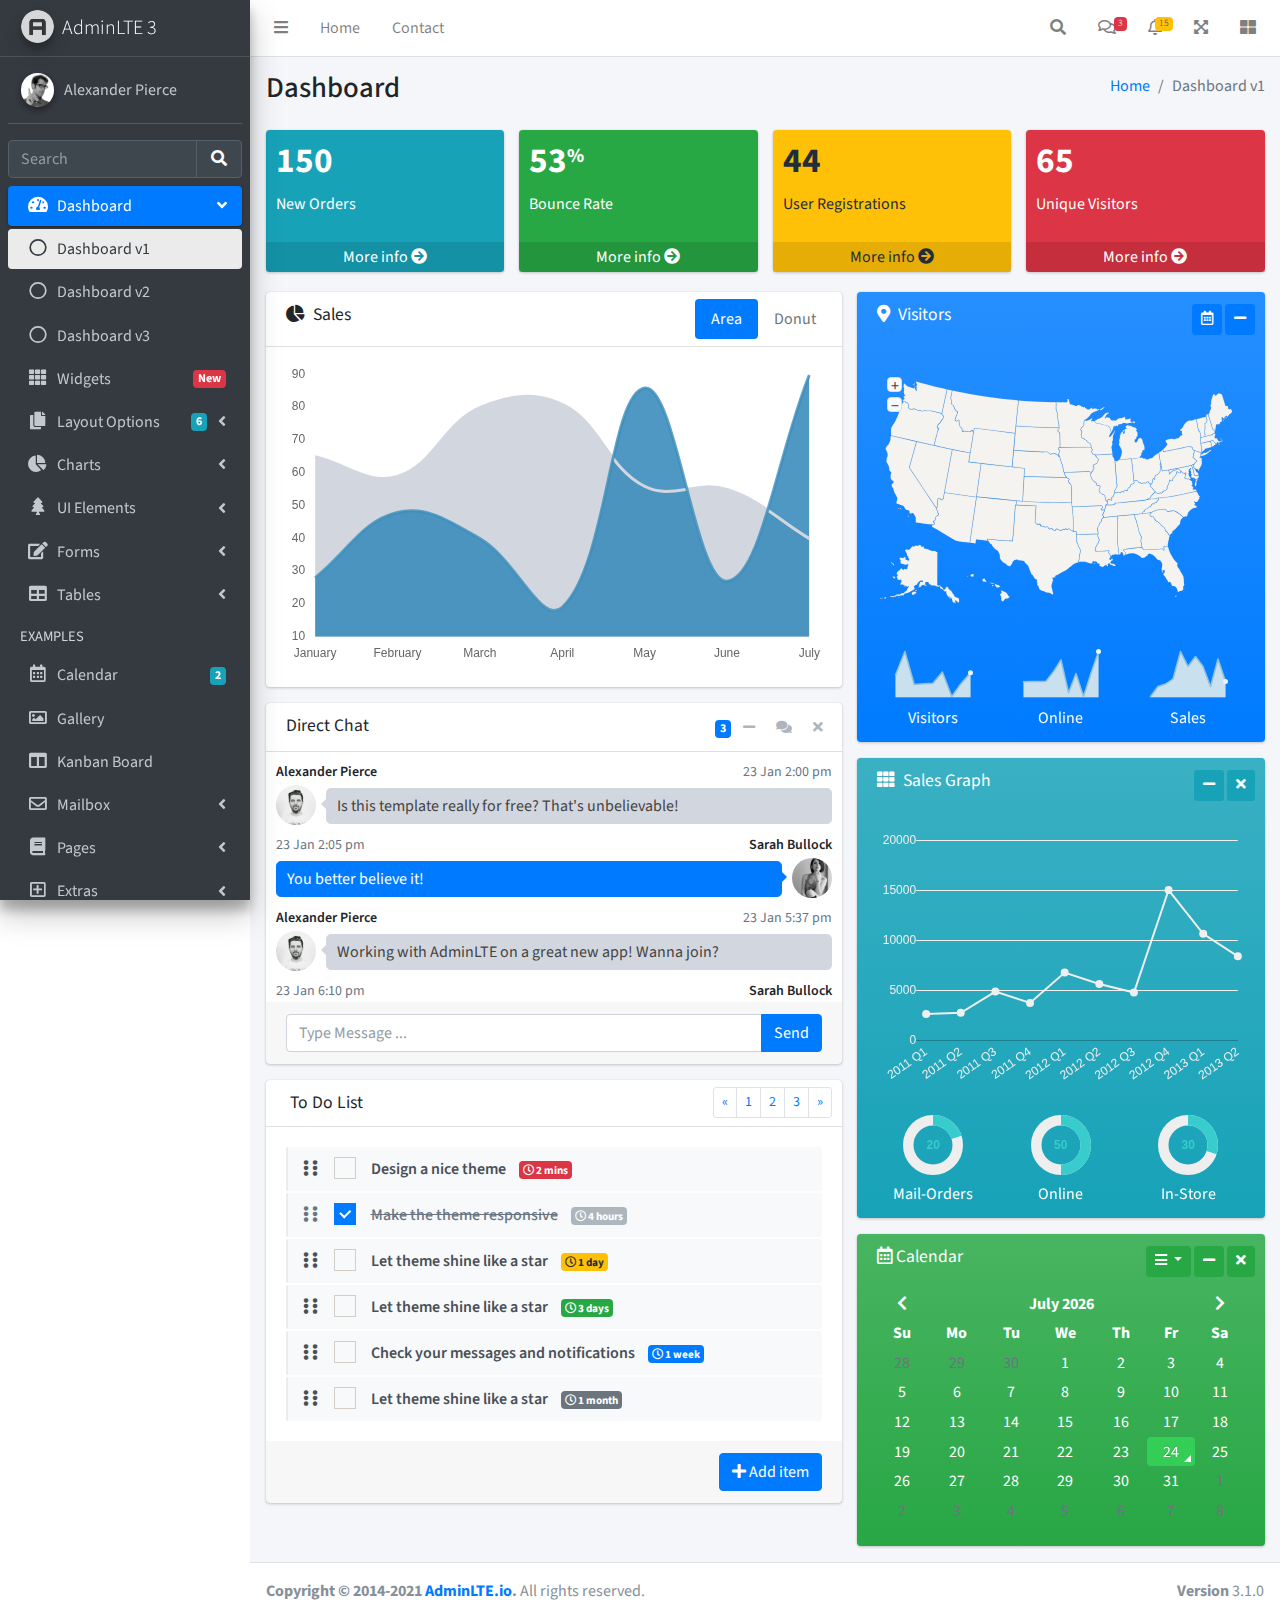
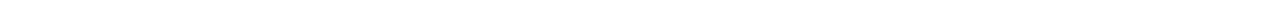
<file: src/main/webapp/resources/admin/index.html>
<!DOCTYPE html>
<html lang="en">
<head>
  <meta charset="utf-8">
  <meta name="viewport" content="width=device-width, initial-scale=1">
  <title>AdminLTE 3 | Dashboard</title>

  <!-- Google Font: Source Sans Pro -->
  <link rel="stylesheet" href="https://fonts.googleapis.com/css?family=Source+Sans+Pro:300,400,400i,700&display=fallback">
  <!-- Font Awesome -->
  <link rel="stylesheet" href="plugins/fontawesome-free/css/all.min.css">
  <!-- Ionicons -->
  <link rel="stylesheet" href="https://code.ionicframework.com/ionicons/2.0.1/css/ionicons.min.css">
  <!-- Tempusdominus Bootstrap 4 -->
  <link rel="stylesheet" href="plugins/tempusdominus-bootstrap-4/css/tempusdominus-bootstrap-4.min.css">
  <!-- iCheck -->
  <link rel="stylesheet" href="plugins/icheck-bootstrap/icheck-bootstrap.min.css">
  <!-- JQVMap -->
  <link rel="stylesheet" href="plugins/jqvmap/jqvmap.min.css">
  <!-- Theme style -->
  <link rel="stylesheet" href="dist/css/adminlte.min.css">
  <!-- overlayScrollbars -->
  <link rel="stylesheet" href="plugins/overlayScrollbars/css/OverlayScrollbars.min.css">
  <!-- Daterange picker -->
  <link rel="stylesheet" href="plugins/daterangepicker/daterangepicker.css">
  <!-- summernote -->
  <link rel="stylesheet" href="plugins/summernote/summernote-bs4.min.css">
</head>
<body class="hold-transition sidebar-mini layout-fixed">
<div class="wrapper">

  <!-- Preloader -->
  <div class="preloader flex-column justify-content-center align-items-center">
    <img class="animation__shake" src="dist/img/AdminLTELogo.png" alt="AdminLTELogo" height="60" width="60">
  </div>

  <!-- Navbar -->
  <nav class="main-header navbar navbar-expand navbar-white navbar-light">
    <!-- Left navbar links -->
    <ul class="navbar-nav">
      <li class="nav-item">
        <a class="nav-link" data-widget="pushmenu" href="#" role="button"><i class="fas fa-bars"></i></a>
      </li>
      <li class="nav-item d-none d-sm-inline-block">
        <a href="index3.html" class="nav-link">Home</a>
      </li>
      <li class="nav-item d-none d-sm-inline-block">
        <a href="#" class="nav-link">Contact</a>
      </li>
    </ul>

    <!-- Right navbar links -->
    <ul class="navbar-nav ml-auto">
      <!-- Navbar Search -->
      <li class="nav-item">
        <a class="nav-link" data-widget="navbar-search" href="#" role="button">
          <i class="fas fa-search"></i>
        </a>
        <div class="navbar-search-block">
          <form class="form-inline">
            <div class="input-group input-group-sm">
              <input class="form-control form-control-navbar" type="search" placeholder="Search" aria-label="Search">
              <div class="input-group-append">
                <button class="btn btn-navbar" type="submit">
                  <i class="fas fa-search"></i>
                </button>
                <button class="btn btn-navbar" type="button" data-widget="navbar-search">
                  <i class="fas fa-times"></i>
                </button>
              </div>
            </div>
          </form>
        </div>
      </li>

      <!-- Messages Dropdown Menu -->
      <li class="nav-item dropdown">
        <a class="nav-link" data-toggle="dropdown" href="#">
          <i class="far fa-comments"></i>
          <span class="badge badge-danger navbar-badge">3</span>
        </a>
        <div class="dropdown-menu dropdown-menu-lg dropdown-menu-right">
          <a href="#" class="dropdown-item">
            <!-- Message Start -->
            <div class="media">
              <img src="dist/img/user1-128x128.jpg" alt="User Avatar" class="img-size-50 mr-3 img-circle">
              <div class="media-body">
                <h3 class="dropdown-item-title">
                  Brad Diesel
                  <span class="float-right text-sm text-danger"><i class="fas fa-star"></i></span>
                </h3>
                <p class="text-sm">Call me whenever you can...</p>
                <p class="text-sm text-muted"><i class="far fa-clock mr-1"></i> 4 Hours Ago</p>
              </div>
            </div>
            <!-- Message End -->
          </a>
          <div class="dropdown-divider"></div>
          <a href="#" class="dropdown-item">
            <!-- Message Start -->
            <div class="media">
              <img src="dist/img/user8-128x128.jpg" alt="User Avatar" class="img-size-50 img-circle mr-3">
              <div class="media-body">
                <h3 class="dropdown-item-title">
                  John Pierce
                  <span class="float-right text-sm text-muted"><i class="fas fa-star"></i></span>
                </h3>
                <p class="text-sm">I got your message bro</p>
                <p class="text-sm text-muted"><i class="far fa-clock mr-1"></i> 4 Hours Ago</p>
              </div>
            </div>
            <!-- Message End -->
          </a>
          <div class="dropdown-divider"></div>
          <a href="#" class="dropdown-item">
            <!-- Message Start -->
            <div class="media">
              <img src="dist/img/user3-128x128.jpg" alt="User Avatar" class="img-size-50 img-circle mr-3">
              <div class="media-body">
                <h3 class="dropdown-item-title">
                  Nora Silvester
                  <span class="float-right text-sm text-warning"><i class="fas fa-star"></i></span>
                </h3>
                <p class="text-sm">The subject goes here</p>
                <p class="text-sm text-muted"><i class="far fa-clock mr-1"></i> 4 Hours Ago</p>
              </div>
            </div>
            <!-- Message End -->
          </a>
          <div class="dropdown-divider"></div>
          <a href="#" class="dropdown-item dropdown-footer">See All Messages</a>
        </div>
      </li>
      <!-- Notifications Dropdown Menu -->
      <li class="nav-item dropdown">
        <a class="nav-link" data-toggle="dropdown" href="#">
          <i class="far fa-bell"></i>
          <span class="badge badge-warning navbar-badge">15</span>
        </a>
        <div class="dropdown-menu dropdown-menu-lg dropdown-menu-right">
          <span class="dropdown-item dropdown-header">15 Notifications</span>
          <div class="dropdown-divider"></div>
          <a href="#" class="dropdown-item">
            <i class="fas fa-envelope mr-2"></i> 4 new messages
            <span class="float-right text-muted text-sm">3 mins</span>
          </a>
          <div class="dropdown-divider"></div>
          <a href="#" class="dropdown-item">
            <i class="fas fa-users mr-2"></i> 8 friend requests
            <span class="float-right text-muted text-sm">12 hours</span>
          </a>
          <div class="dropdown-divider"></div>
          <a href="#" class="dropdown-item">
            <i class="fas fa-file mr-2"></i> 3 new reports
            <span class="float-right text-muted text-sm">2 days</span>
          </a>
          <div class="dropdown-divider"></div>
          <a href="#" class="dropdown-item dropdown-footer">See All Notifications</a>
        </div>
      </li>
      <li class="nav-item">
        <a class="nav-link" data-widget="fullscreen" href="#" role="button">
          <i class="fas fa-expand-arrows-alt"></i>
        </a>
      </li>
      <li class="nav-item">
        <a class="nav-link" data-widget="control-sidebar" data-slide="true" href="#" role="button">
          <i class="fas fa-th-large"></i>
        </a>
      </li>
    </ul>
  </nav>
  <!-- /.navbar -->

  <!-- Main Sidebar Container -->
  <aside class="main-sidebar sidebar-dark-primary elevation-4">
    <!-- Brand Logo -->
    <a href="index3.html" class="brand-link">
      <img src="dist/img/AdminLTELogo.png" alt="AdminLTE Logo" class="brand-image img-circle elevation-3" style="opacity: .8">
      <span class="brand-text font-weight-light">AdminLTE 3</span>
    </a>

    <!-- Sidebar -->
    <div class="sidebar">
      <!-- Sidebar user panel (optional) -->
      <div class="user-panel mt-3 pb-3 mb-3 d-flex">
        <div class="image">
          <img src="dist/img/user2-160x160.jpg" class="img-circle elevation-2" alt="User Image">
        </div>
        <div class="info">
          <a href="#" class="d-block">Alexander Pierce</a>
        </div>
      </div>

      <!-- SidebarSearch Form -->
      <div class="form-inline">
        <div class="input-group" data-widget="sidebar-search">
          <input class="form-control form-control-sidebar" type="search" placeholder="Search" aria-label="Search">
          <div class="input-group-append">
            <button class="btn btn-sidebar">
              <i class="fas fa-search fa-fw"></i>
            </button>
          </div>
        </div>
      </div>

      <!-- Sidebar Menu -->
      <nav class="mt-2">
        <ul class="nav nav-pills nav-sidebar flex-column" data-widget="treeview" role="menu" data-accordion="false">
          <!-- Add icons to the links using the .nav-icon class
               with font-awesome or any other icon font library -->
          <li class="nav-item menu-open">
            <a href="#" class="nav-link active">
              <i class="nav-icon fas fa-tachometer-alt"></i>
              <p>
                Dashboard
                <i class="right fas fa-angle-left"></i>
              </p>
            </a>
            <ul class="nav nav-treeview">
              <li class="nav-item">
                <a href="./index.html" class="nav-link active">
                  <i class="far fa-circle nav-icon"></i>
                  <p>Dashboard v1</p>
                </a>
              </li>
              <li class="nav-item">
                <a href="./index2.html" class="nav-link">
                  <i class="far fa-circle nav-icon"></i>
                  <p>Dashboard v2</p>
                </a>
              </li>
              <li class="nav-item">
                <a href="./index3.html" class="nav-link">
                  <i class="far fa-circle nav-icon"></i>
                  <p>Dashboard v3</p>
                </a>
              </li>
            </ul>
          </li>
          <li class="nav-item">
            <a href="pages/widgets.html" class="nav-link">
              <i class="nav-icon fas fa-th"></i>
              <p>
                Widgets
                <span class="right badge badge-danger">New</span>
              </p>
            </a>
          </li>
          <li class="nav-item">
            <a href="#" class="nav-link">
              <i class="nav-icon fas fa-copy"></i>
              <p>
                Layout Options
                <i class="fas fa-angle-left right"></i>
                <span class="badge badge-info right">6</span>
              </p>
            </a>
            <ul class="nav nav-treeview">
              <li class="nav-item">
                <a href="pages/layout/top-nav.html" class="nav-link">
                  <i class="far fa-circle nav-icon"></i>
                  <p>Top Navigation</p>
                </a>
              </li>
              <li class="nav-item">
                <a href="pages/layout/top-nav-sidebar.html" class="nav-link">
                  <i class="far fa-circle nav-icon"></i>
                  <p>Top Navigation + Sidebar</p>
                </a>
              </li>
              <li class="nav-item">
                <a href="pages/layout/boxed.html" class="nav-link">
                  <i class="far fa-circle nav-icon"></i>
                  <p>Boxed</p>
                </a>
              </li>
              <li class="nav-item">
                <a href="pages/layout/fixed-sidebar.html" class="nav-link">
                  <i class="far fa-circle nav-icon"></i>
                  <p>Fixed Sidebar</p>
                </a>
              </li>
              <li class="nav-item">
                <a href="pages/layout/fixed-sidebar-custom.html" class="nav-link">
                  <i class="far fa-circle nav-icon"></i>
                  <p>Fixed Sidebar <small>+ Custom Area</small></p>
                </a>
              </li>
              <li class="nav-item">
                <a href="pages/layout/fixed-topnav.html" class="nav-link">
                  <i class="far fa-circle nav-icon"></i>
                  <p>Fixed Navbar</p>
                </a>
              </li>
              <li class="nav-item">
                <a href="pages/layout/fixed-footer.html" class="nav-link">
                  <i class="far fa-circle nav-icon"></i>
                  <p>Fixed Footer</p>
                </a>
              </li>
              <li class="nav-item">
                <a href="pages/layout/collapsed-sidebar.html" class="nav-link">
                  <i class="far fa-circle nav-icon"></i>
                  <p>Collapsed Sidebar</p>
                </a>
              </li>
            </ul>
          </li>
          <li class="nav-item">
            <a href="#" class="nav-link">
              <i class="nav-icon fas fa-chart-pie"></i>
              <p>
                Charts
                <i class="right fas fa-angle-left"></i>
              </p>
            </a>
            <ul class="nav nav-treeview">
              <li class="nav-item">
                <a href="pages/charts/chartjs.html" class="nav-link">
                  <i class="far fa-circle nav-icon"></i>
                  <p>ChartJS</p>
                </a>
              </li>
              <li class="nav-item">
                <a href="pages/charts/flot.html" class="nav-link">
                  <i class="far fa-circle nav-icon"></i>
                  <p>Flot</p>
                </a>
              </li>
              <li class="nav-item">
                <a href="pages/charts/inline.html" class="nav-link">
                  <i class="far fa-circle nav-icon"></i>
                  <p>Inline</p>
                </a>
              </li>
              <li class="nav-item">
                <a href="pages/charts/uplot.html" class="nav-link">
                  <i class="far fa-circle nav-icon"></i>
                  <p>uPlot</p>
                </a>
              </li>
            </ul>
          </li>
          <li class="nav-item">
            <a href="#" class="nav-link">
              <i class="nav-icon fas fa-tree"></i>
              <p>
                UI Elements
                <i class="fas fa-angle-left right"></i>
              </p>
            </a>
            <ul class="nav nav-treeview">
              <li class="nav-item">
                <a href="pages/UI/general.html" class="nav-link">
                  <i class="far fa-circle nav-icon"></i>
                  <p>General</p>
                </a>
              </li>
              <li class="nav-item">
                <a href="pages/UI/icons.html" class="nav-link">
                  <i class="far fa-circle nav-icon"></i>
                  <p>Icons</p>
                </a>
              </li>
              <li class="nav-item">
                <a href="pages/UI/buttons.html" class="nav-link">
                  <i class="far fa-circle nav-icon"></i>
                  <p>Buttons</p>
                </a>
              </li>
              <li class="nav-item">
                <a href="pages/UI/sliders.html" class="nav-link">
                  <i class="far fa-circle nav-icon"></i>
                  <p>Sliders</p>
                </a>
              </li>
              <li class="nav-item">
                <a href="pages/UI/modals.html" class="nav-link">
                  <i class="far fa-circle nav-icon"></i>
                  <p>Modals & Alerts</p>
                </a>
              </li>
              <li class="nav-item">
                <a href="pages/UI/navbar.html" class="nav-link">
                  <i class="far fa-circle nav-icon"></i>
                  <p>Navbar & Tabs</p>
                </a>
              </li>
              <li class="nav-item">
                <a href="pages/UI/timeline.html" class="nav-link">
                  <i class="far fa-circle nav-icon"></i>
                  <p>Timeline</p>
                </a>
              </li>
              <li class="nav-item">
                <a href="pages/UI/ribbons.html" class="nav-link">
                  <i class="far fa-circle nav-icon"></i>
                  <p>Ribbons</p>
                </a>
              </li>
            </ul>
          </li>
          <li class="nav-item">
            <a href="#" class="nav-link">
              <i class="nav-icon fas fa-edit"></i>
              <p>
                Forms
                <i class="fas fa-angle-left right"></i>
              </p>
            </a>
            <ul class="nav nav-treeview">
              <li class="nav-item">
                <a href="pages/forms/general.html" class="nav-link">
                  <i class="far fa-circle nav-icon"></i>
                  <p>General Elements</p>
                </a>
              </li>
              <li class="nav-item">
                <a href="pages/forms/advanced.html" class="nav-link">
                  <i class="far fa-circle nav-icon"></i>
                  <p>Advanced Elements</p>
                </a>
              </li>
              <li class="nav-item">
                <a href="pages/forms/editors.html" class="nav-link">
                  <i class="far fa-circle nav-icon"></i>
                  <p>Editors</p>
                </a>
              </li>
              <li class="nav-item">
                <a href="pages/forms/validation.html" class="nav-link">
                  <i class="far fa-circle nav-icon"></i>
                  <p>Validation</p>
                </a>
              </li>
            </ul>
          </li>
          <li class="nav-item">
            <a href="#" class="nav-link">
              <i class="nav-icon fas fa-table"></i>
              <p>
                Tables
                <i class="fas fa-angle-left right"></i>
              </p>
            </a>
            <ul class="nav nav-treeview">
              <li class="nav-item">
                <a href="pages/tables/simple.html" class="nav-link">
                  <i class="far fa-circle nav-icon"></i>
                  <p>Simple Tables</p>
                </a>
              </li>
              <li class="nav-item">
                <a href="pages/tables/data.html" class="nav-link">
                  <i class="far fa-circle nav-icon"></i>
                  <p>DataTables</p>
                </a>
              </li>
              <li class="nav-item">
                <a href="pages/tables/jsgrid.html" class="nav-link">
                  <i class="far fa-circle nav-icon"></i>
                  <p>jsGrid</p>
                </a>
              </li>
            </ul>
          </li>
          <li class="nav-header">EXAMPLES</li>
          <li class="nav-item">
            <a href="pages/calendar.html" class="nav-link">
              <i class="nav-icon far fa-calendar-alt"></i>
              <p>
                Calendar
                <span class="badge badge-info right">2</span>
              </p>
            </a>
          </li>
          <li class="nav-item">
            <a href="pages/gallery.html" class="nav-link">
              <i class="nav-icon far fa-image"></i>
              <p>
                Gallery
              </p>
            </a>
          </li>
          <li class="nav-item">
            <a href="pages/kanban.html" class="nav-link">
              <i class="nav-icon fas fa-columns"></i>
              <p>
                Kanban Board
              </p>
            </a>
          </li>
          <li class="nav-item">
            <a href="#" class="nav-link">
              <i class="nav-icon far fa-envelope"></i>
              <p>
                Mailbox
                <i class="fas fa-angle-left right"></i>
              </p>
            </a>
            <ul class="nav nav-treeview">
              <li class="nav-item">
                <a href="pages/mailbox/mailbox.html" class="nav-link">
                  <i class="far fa-circle nav-icon"></i>
                  <p>Inbox</p>
                </a>
              </li>
              <li class="nav-item">
                <a href="pages/mailbox/compose.html" class="nav-link">
                  <i class="far fa-circle nav-icon"></i>
                  <p>Compose</p>
                </a>
              </li>
              <li class="nav-item">
                <a href="pages/mailbox/read-mail.html" class="nav-link">
                  <i class="far fa-circle nav-icon"></i>
                  <p>Read</p>
                </a>
              </li>
            </ul>
          </li>
          <li class="nav-item">
            <a href="#" class="nav-link">
              <i class="nav-icon fas fa-book"></i>
              <p>
                Pages
                <i class="fas fa-angle-left right"></i>
              </p>
            </a>
            <ul class="nav nav-treeview">
              <li class="nav-item">
                <a href="pages/examples/invoice.html" class="nav-link">
                  <i class="far fa-circle nav-icon"></i>
                  <p>Invoice</p>
                </a>
              </li>
              <li class="nav-item">
                <a href="pages/examples/profile.html" class="nav-link">
                  <i class="far fa-circle nav-icon"></i>
                  <p>Profile</p>
                </a>
              </li>
              <li class="nav-item">
                <a href="pages/examples/e-commerce.html" class="nav-link">
                  <i class="far fa-circle nav-icon"></i>
                  <p>E-commerce</p>
                </a>
              </li>
              <li class="nav-item">
                <a href="pages/examples/projects.html" class="nav-link">
                  <i class="far fa-circle nav-icon"></i>
                  <p>Projects</p>
                </a>
              </li>
              <li class="nav-item">
                <a href="pages/examples/project-add.html" class="nav-link">
                  <i class="far fa-circle nav-icon"></i>
                  <p>Project Add</p>
                </a>
              </li>
              <li class="nav-item">
                <a href="pages/examples/project-edit.html" class="nav-link">
                  <i class="far fa-circle nav-icon"></i>
                  <p>Project Edit</p>
                </a>
              </li>
              <li class="nav-item">
                <a href="pages/examples/project-detail.html" class="nav-link">
                  <i class="far fa-circle nav-icon"></i>
                  <p>Project Detail</p>
                </a>
              </li>
              <li class="nav-item">
                <a href="pages/examples/contacts.html" class="nav-link">
                  <i class="far fa-circle nav-icon"></i>
                  <p>Contacts</p>
                </a>
              </li>
              <li class="nav-item">
                <a href="pages/examples/faq.html" class="nav-link">
                  <i class="far fa-circle nav-icon"></i>
                  <p>FAQ</p>
                </a>
              </li>
              <li class="nav-item">
                <a href="pages/examples/contact-us.html" class="nav-link">
                  <i class="far fa-circle nav-icon"></i>
                  <p>Contact us</p>
                </a>
              </li>
            </ul>
          </li>
          <li class="nav-item">
            <a href="#" class="nav-link">
              <i class="nav-icon far fa-plus-square"></i>
              <p>
                Extras
                <i class="fas fa-angle-left right"></i>
              </p>
            </a>
            <ul class="nav nav-treeview">
              <li class="nav-item">
                <a href="#" class="nav-link">
                  <i class="far fa-circle nav-icon"></i>
                  <p>
                    Login & Register v1
                    <i class="fas fa-angle-left right"></i>
                  </p>
                </a>
                <ul class="nav nav-treeview">
                  <li class="nav-item">
                    <a href="pages/examples/login.html" class="nav-link">
                      <i class="far fa-circle nav-icon"></i>
                      <p>Login v1</p>
                    </a>
                  </li>
                  <li class="nav-item">
                    <a href="pages/examples/register.html" class="nav-link">
                      <i class="far fa-circle nav-icon"></i>
                      <p>Register v1</p>
                    </a>
                  </li>
                  <li class="nav-item">
                    <a href="pages/examples/forgot-password.html" class="nav-link">
                      <i class="far fa-circle nav-icon"></i>
                      <p>Forgot Password v1</p>
                    </a>
                  </li>
                  <li class="nav-item">
                    <a href="pages/examples/recover-password.html" class="nav-link">
                      <i class="far fa-circle nav-icon"></i>
                      <p>Recover Password v1</p>
                    </a>
                  </li>
                </ul>
              </li>
              <li class="nav-item">
                <a href="#" class="nav-link">
                  <i class="far fa-circle nav-icon"></i>
                  <p>
                    Login & Register v2
                    <i class="fas fa-angle-left right"></i>
                  </p>
                </a>
                <ul class="nav nav-treeview">
                  <li class="nav-item">
                    <a href="pages/examples/login-v2.html" class="nav-link">
                      <i class="far fa-circle nav-icon"></i>
                      <p>Login v2</p>
                    </a>
                  </li>
                  <li class="nav-item">
                    <a href="pages/examples/register-v2.html" class="nav-link">
                      <i class="far fa-circle nav-icon"></i>
                      <p>Register v2</p>
                    </a>
                  </li>
                  <li class="nav-item">
                    <a href="pages/examples/forgot-password-v2.html" class="nav-link">
                      <i class="far fa-circle nav-icon"></i>
                      <p>Forgot Password v2</p>
                    </a>
                  </li>
                  <li class="nav-item">
                    <a href="pages/examples/recover-password-v2.html" class="nav-link">
                      <i class="far fa-circle nav-icon"></i>
                      <p>Recover Password v2</p>
                    </a>
                  </li>
                </ul>
              </li>
              <li class="nav-item">
                <a href="pages/examples/lockscreen.html" class="nav-link">
                  <i class="far fa-circle nav-icon"></i>
                  <p>Lockscreen</p>
                </a>
              </li>
              <li class="nav-item">
                <a href="pages/examples/legacy-user-menu.html" class="nav-link">
                  <i class="far fa-circle nav-icon"></i>
                  <p>Legacy User Menu</p>
                </a>
              </li>
              <li class="nav-item">
                <a href="pages/examples/language-menu.html" class="nav-link">
                  <i class="far fa-circle nav-icon"></i>
                  <p>Language Menu</p>
                </a>
              </li>
              <li class="nav-item">
                <a href="pages/examples/404.html" class="nav-link">
                  <i class="far fa-circle nav-icon"></i>
                  <p>Error 404</p>
                </a>
              </li>
              <li class="nav-item">
                <a href="pages/examples/500.html" class="nav-link">
                  <i class="far fa-circle nav-icon"></i>
                  <p>Error 500</p>
                </a>
              </li>
              <li class="nav-item">
                <a href="pages/examples/pace.html" class="nav-link">
                  <i class="far fa-circle nav-icon"></i>
                  <p>Pace</p>
                </a>
              </li>
              <li class="nav-item">
                <a href="pages/examples/blank.html" class="nav-link">
                  <i class="far fa-circle nav-icon"></i>
                  <p>Blank Page</p>
                </a>
              </li>
              <li class="nav-item">
                <a href="starter.html" class="nav-link">
                  <i class="far fa-circle nav-icon"></i>
                  <p>Starter Page</p>
                </a>
              </li>
            </ul>
          </li>
          <li class="nav-item">
            <a href="#" class="nav-link">
              <i class="nav-icon fas fa-search"></i>
              <p>
                Search
                <i class="fas fa-angle-left right"></i>
              </p>
            </a>
            <ul class="nav nav-treeview">
              <li class="nav-item">
                <a href="pages/search/simple.html" class="nav-link">
                  <i class="far fa-circle nav-icon"></i>
                  <p>Simple Search</p>
                </a>
              </li>
              <li class="nav-item">
                <a href="pages/search/enhanced.html" class="nav-link">
                  <i class="far fa-circle nav-icon"></i>
                  <p>Enhanced</p>
                </a>
              </li>
            </ul>
          </li>
          <li class="nav-header">MISCELLANEOUS</li>
          <li class="nav-item">
            <a href="iframe.html" class="nav-link">
              <i class="nav-icon fas fa-ellipsis-h"></i>
              <p>Tabbed IFrame Plugin</p>
            </a>
          </li>
          <li class="nav-item">
            <a href="https://adminlte.io/docs/3.1/" class="nav-link">
              <i class="nav-icon fas fa-file"></i>
              <p>Documentation</p>
            </a>
          </li>
          <li class="nav-header">MULTI LEVEL EXAMPLE</li>
          <li class="nav-item">
            <a href="#" class="nav-link">
              <i class="fas fa-circle nav-icon"></i>
              <p>Level 1</p>
            </a>
          </li>
          <li class="nav-item">
            <a href="#" class="nav-link">
              <i class="nav-icon fas fa-circle"></i>
              <p>
                Level 1
                <i class="right fas fa-angle-left"></i>
              </p>
            </a>
            <ul class="nav nav-treeview">
              <li class="nav-item">
                <a href="#" class="nav-link">
                  <i class="far fa-circle nav-icon"></i>
                  <p>Level 2</p>
                </a>
              </li>
              <li class="nav-item">
                <a href="#" class="nav-link">
                  <i class="far fa-circle nav-icon"></i>
                  <p>
                    Level 2
                    <i class="right fas fa-angle-left"></i>
                  </p>
                </a>
                <ul class="nav nav-treeview">
                  <li class="nav-item">
                    <a href="#" class="nav-link">
                      <i class="far fa-dot-circle nav-icon"></i>
                      <p>Level 3</p>
                    </a>
                  </li>
                  <li class="nav-item">
                    <a href="#" class="nav-link">
                      <i class="far fa-dot-circle nav-icon"></i>
                      <p>Level 3</p>
                    </a>
                  </li>
                  <li class="nav-item">
                    <a href="#" class="nav-link">
                      <i class="far fa-dot-circle nav-icon"></i>
                      <p>Level 3</p>
                    </a>
                  </li>
                </ul>
              </li>
              <li class="nav-item">
                <a href="#" class="nav-link">
                  <i class="far fa-circle nav-icon"></i>
                  <p>Level 2</p>
                </a>
              </li>
            </ul>
          </li>
          <li class="nav-item">
            <a href="#" class="nav-link">
              <i class="fas fa-circle nav-icon"></i>
              <p>Level 1</p>
            </a>
          </li>
          <li class="nav-header">LABELS</li>
          <li class="nav-item">
            <a href="#" class="nav-link">
              <i class="nav-icon far fa-circle text-danger"></i>
              <p class="text">Important</p>
            </a>
          </li>
          <li class="nav-item">
            <a href="#" class="nav-link">
              <i class="nav-icon far fa-circle text-warning"></i>
              <p>Warning</p>
            </a>
          </li>
          <li class="nav-item">
            <a href="#" class="nav-link">
              <i class="nav-icon far fa-circle text-info"></i>
              <p>Informational</p>
            </a>
          </li>
        </ul>
      </nav>
      <!-- /.sidebar-menu -->
    </div>
    <!-- /.sidebar -->
  </aside>

  <!-- Content Wrapper. Contains page content -->
  <div class="content-wrapper">
    <!-- Content Header (Page header) -->
    <div class="content-header">
      <div class="container-fluid">
        <div class="row mb-2">
          <div class="col-sm-6">
            <h1 class="m-0">Dashboard</h1>
          </div><!-- /.col -->
          <div class="col-sm-6">
            <ol class="breadcrumb float-sm-right">
              <li class="breadcrumb-item"><a href="#">Home</a></li>
              <li class="breadcrumb-item active">Dashboard v1</li>
            </ol>
          </div><!-- /.col -->
        </div><!-- /.row -->
      </div><!-- /.container-fluid -->
    </div>
    <!-- /.content-header -->

    <!-- Main content -->
    <section class="content">
      <div class="container-fluid">
        <!-- Small boxes (Stat box) -->
        <div class="row">
          <div class="col-lg-3 col-6">
            <!-- small box -->
            <div class="small-box bg-info">
              <div class="inner">
                <h3>150</h3>

                <p>New Orders</p>
              </div>
              <div class="icon">
                <i class="ion ion-bag"></i>
              </div>
              <a href="#" class="small-box-footer">More info <i class="fas fa-arrow-circle-right"></i></a>
            </div>
          </div>
          <!-- ./col -->
          <div class="col-lg-3 col-6">
            <!-- small box -->
            <div class="small-box bg-success">
              <div class="inner">
                <h3>53<sup style="font-size: 20px">%</sup></h3>

                <p>Bounce Rate</p>
              </div>
              <div class="icon">
                <i class="ion ion-stats-bars"></i>
              </div>
              <a href="#" class="small-box-footer">More info <i class="fas fa-arrow-circle-right"></i></a>
            </div>
          </div>
          <!-- ./col -->
          <div class="col-lg-3 col-6">
            <!-- small box -->
            <div class="small-box bg-warning">
              <div class="inner">
                <h3>44</h3>

                <p>User Registrations</p>
              </div>
              <div class="icon">
                <i class="ion ion-person-add"></i>
              </div>
              <a href="#" class="small-box-footer">More info <i class="fas fa-arrow-circle-right"></i></a>
            </div>
          </div>
          <!-- ./col -->
          <div class="col-lg-3 col-6">
            <!-- small box -->
            <div class="small-box bg-danger">
              <div class="inner">
                <h3>65</h3>

                <p>Unique Visitors</p>
              </div>
              <div class="icon">
                <i class="ion ion-pie-graph"></i>
              </div>
              <a href="#" class="small-box-footer">More info <i class="fas fa-arrow-circle-right"></i></a>
            </div>
          </div>
          <!-- ./col -->
        </div>
        <!-- /.row -->
        <!-- Main row -->
        <div class="row">
          <!-- Left col -->
          <section class="col-lg-7 connectedSortable">
            <!-- Custom tabs (Charts with tabs)-->
            <div class="card">
              <div class="card-header">
                <h3 class="card-title">
                  <i class="fas fa-chart-pie mr-1"></i>
                  Sales
                </h3>
                <div class="card-tools">
                  <ul class="nav nav-pills ml-auto">
                    <li class="nav-item">
                      <a class="nav-link active" href="#revenue-chart" data-toggle="tab">Area</a>
                    </li>
                    <li class="nav-item">
                      <a class="nav-link" href="#sales-chart" data-toggle="tab">Donut</a>
                    </li>
                  </ul>
                </div>
              </div><!-- /.card-header -->
              <div class="card-body">
                <div class="tab-content p-0">
                  <!-- Morris chart - Sales -->
                  <div class="chart tab-pane active" id="revenue-chart"
                       style="position: relative; height: 300px;">
                      <canvas id="revenue-chart-canvas" height="300" style="height: 300px;"></canvas>
                   </div>
                  <div class="chart tab-pane" id="sales-chart" style="position: relative; height: 300px;">
                    <canvas id="sales-chart-canvas" height="300" style="height: 300px;"></canvas>
                  </div>
                </div>
              </div><!-- /.card-body -->
            </div>
            <!-- /.card -->

            <!-- DIRECT CHAT -->
            <div class="card direct-chat direct-chat-primary">
              <div class="card-header">
                <h3 class="card-title">Direct Chat</h3>

                <div class="card-tools">
                  <span title="3 New Messages" class="badge badge-primary">3</span>
                  <button type="button" class="btn btn-tool" data-card-widget="collapse">
                    <i class="fas fa-minus"></i>
                  </button>
                  <button type="button" class="btn btn-tool" title="Contacts" data-widget="chat-pane-toggle">
                    <i class="fas fa-comments"></i>
                  </button>
                  <button type="button" class="btn btn-tool" data-card-widget="remove">
                    <i class="fas fa-times"></i>
                  </button>
                </div>
              </div>
              <!-- /.card-header -->
              <div class="card-body">
                <!-- Conversations are loaded here -->
                <div class="direct-chat-messages">
                  <!-- Message. Default to the left -->
                  <div class="direct-chat-msg">
                    <div class="direct-chat-infos clearfix">
                      <span class="direct-chat-name float-left">Alexander Pierce</span>
                      <span class="direct-chat-timestamp float-right">23 Jan 2:00 pm</span>
                    </div>
                    <!-- /.direct-chat-infos -->
                    <img class="direct-chat-img" src="dist/img/user1-128x128.jpg" alt="message user image">
                    <!-- /.direct-chat-img -->
                    <div class="direct-chat-text">
                      Is this template really for free? That's unbelievable!
                    </div>
                    <!-- /.direct-chat-text -->
                  </div>
                  <!-- /.direct-chat-msg -->

                  <!-- Message to the right -->
                  <div class="direct-chat-msg right">
                    <div class="direct-chat-infos clearfix">
                      <span class="direct-chat-name float-right">Sarah Bullock</span>
                      <span class="direct-chat-timestamp float-left">23 Jan 2:05 pm</span>
                    </div>
                    <!-- /.direct-chat-infos -->
                    <img class="direct-chat-img" src="dist/img/user3-128x128.jpg" alt="message user image">
                    <!-- /.direct-chat-img -->
                    <div class="direct-chat-text">
                      You better believe it!
                    </div>
                    <!-- /.direct-chat-text -->
                  </div>
                  <!-- /.direct-chat-msg -->

                  <!-- Message. Default to the left -->
                  <div class="direct-chat-msg">
                    <div class="direct-chat-infos clearfix">
                      <span class="direct-chat-name float-left">Alexander Pierce</span>
                      <span class="direct-chat-timestamp float-right">23 Jan 5:37 pm</span>
                    </div>
                    <!-- /.direct-chat-infos -->
                    <img class="direct-chat-img" src="dist/img/user1-128x128.jpg" alt="message user image">
                    <!-- /.direct-chat-img -->
                    <div class="direct-chat-text">
                      Working with AdminLTE on a great new app! Wanna join?
                    </div>
                    <!-- /.direct-chat-text -->
                  </div>
                  <!-- /.direct-chat-msg -->

                  <!-- Message to the right -->
                  <div class="direct-chat-msg right">
                    <div class="direct-chat-infos clearfix">
                      <span class="direct-chat-name float-right">Sarah Bullock</span>
                      <span class="direct-chat-timestamp float-left">23 Jan 6:10 pm</span>
                    </div>
                    <!-- /.direct-chat-infos -->
                    <img class="direct-chat-img" src="dist/img/user3-128x128.jpg" alt="message user image">
                    <!-- /.direct-chat-img -->
                    <div class="direct-chat-text">
                      I would love to.
                    </div>
                    <!-- /.direct-chat-text -->
                  </div>
                  <!-- /.direct-chat-msg -->

                </div>
                <!--/.direct-chat-messages-->

                <!-- Contacts are loaded here -->
                <div class="direct-chat-contacts">
                  <ul class="contacts-list">
                    <li>
                      <a href="#">
                        <img class="contacts-list-img" src="dist/img/user1-128x128.jpg" alt="User Avatar">

                        <div class="contacts-list-info">
                          <span class="contacts-list-name">
                            Count Dracula
                            <small class="contacts-list-date float-right">2/28/2015</small>
                          </span>
                          <span class="contacts-list-msg">How have you been? I was...</span>
                        </div>
                        <!-- /.contacts-list-info -->
                      </a>
                    </li>
                    <!-- End Contact Item -->
                    <li>
                      <a href="#">
                        <img class="contacts-list-img" src="dist/img/user7-128x128.jpg" alt="User Avatar">

                        <div class="contacts-list-info">
                          <span class="contacts-list-name">
                            Sarah Doe
                            <small class="contacts-list-date float-right">2/23/2015</small>
                          </span>
                          <span class="contacts-list-msg">I will be waiting for...</span>
                        </div>
                        <!-- /.contacts-list-info -->
                      </a>
                    </li>
                    <!-- End Contact Item -->
                    <li>
                      <a href="#">
                        <img class="contacts-list-img" src="dist/img/user3-128x128.jpg" alt="User Avatar">

                        <div class="contacts-list-info">
                          <span class="contacts-list-name">
                            Nadia Jolie
                            <small class="contacts-list-date float-right">2/20/2015</small>
                          </span>
                          <span class="contacts-list-msg">I'll call you back at...</span>
                        </div>
                        <!-- /.contacts-list-info -->
                      </a>
                    </li>
                    <!-- End Contact Item -->
                    <li>
                      <a href="#">
                        <img class="contacts-list-img" src="dist/img/user5-128x128.jpg" alt="User Avatar">

                        <div class="contacts-list-info">
                          <span class="contacts-list-name">
                            Nora S. Vans
                            <small class="contacts-list-date float-right">2/10/2015</small>
                          </span>
                          <span class="contacts-list-msg">Where is your new...</span>
                        </div>
                        <!-- /.contacts-list-info -->
                      </a>
                    </li>
                    <!-- End Contact Item -->
                    <li>
                      <a href="#">
                        <img class="contacts-list-img" src="dist/img/user6-128x128.jpg" alt="User Avatar">

                        <div class="contacts-list-info">
                          <span class="contacts-list-name">
                            John K.
                            <small class="contacts-list-date float-right">1/27/2015</small>
                          </span>
                          <span class="contacts-list-msg">Can I take a look at...</span>
                        </div>
                        <!-- /.contacts-list-info -->
                      </a>
                    </li>
                    <!-- End Contact Item -->
                    <li>
                      <a href="#">
                        <img class="contacts-list-img" src="dist/img/user8-128x128.jpg" alt="User Avatar">

                        <div class="contacts-list-info">
                          <span class="contacts-list-name">
                            Kenneth M.
                            <small class="contacts-list-date float-right">1/4/2015</small>
                          </span>
                          <span class="contacts-list-msg">Never mind I found...</span>
                        </div>
                        <!-- /.contacts-list-info -->
                      </a>
                    </li>
                    <!-- End Contact Item -->
                  </ul>
                  <!-- /.contacts-list -->
                </div>
                <!-- /.direct-chat-pane -->
              </div>
              <!-- /.card-body -->
              <div class="card-footer">
                <form action="#" method="post">
                  <div class="input-group">
                    <input type="text" name="message" placeholder="Type Message ..." class="form-control">
                    <span class="input-group-append">
                      <button type="button" class="btn btn-primary">Send</button>
                    </span>
                  </div>
                </form>
              </div>
              <!-- /.card-footer-->
            </div>
            <!--/.direct-chat -->

            <!-- TO DO List -->
            <div class="card">
              <div class="card-header">
                <h3 class="card-title">
                  <i class="ion ion-clipboard mr-1"></i>
                  To Do List
                </h3>

                <div class="card-tools">
                  <ul class="pagination pagination-sm">
                    <li class="page-item"><a href="#" class="page-link">&laquo;</a></li>
                    <li class="page-item"><a href="#" class="page-link">1</a></li>
                    <li class="page-item"><a href="#" class="page-link">2</a></li>
                    <li class="page-item"><a href="#" class="page-link">3</a></li>
                    <li class="page-item"><a href="#" class="page-link">&raquo;</a></li>
                  </ul>
                </div>
              </div>
              <!-- /.card-header -->
              <div class="card-body">
                <ul class="todo-list" data-widget="todo-list">
                  <li>
                    <!-- drag handle -->
                    <span class="handle">
                      <i class="fas fa-ellipsis-v"></i>
                      <i class="fas fa-ellipsis-v"></i>
                    </span>
                    <!-- checkbox -->
                    <div  class="icheck-primary d-inline ml-2">
                      <input type="checkbox" value="" name="todo1" id="todoCheck1">
                      <label for="todoCheck1"></label>
                    </div>
                    <!-- todo text -->
                    <span class="text">Design a nice theme</span>
                    <!-- Emphasis label -->
                    <small class="badge badge-danger"><i class="far fa-clock"></i> 2 mins</small>
                    <!-- General tools such as edit or delete-->
                    <div class="tools">
                      <i class="fas fa-edit"></i>
                      <i class="fas fa-trash-o"></i>
                    </div>
                  </li>
                  <li>
                    <span class="handle">
                      <i class="fas fa-ellipsis-v"></i>
                      <i class="fas fa-ellipsis-v"></i>
                    </span>
                    <div  class="icheck-primary d-inline ml-2">
                      <input type="checkbox" value="" name="todo2" id="todoCheck2" checked>
                      <label for="todoCheck2"></label>
                    </div>
                    <span class="text">Make the theme responsive</span>
                    <small class="badge badge-info"><i class="far fa-clock"></i> 4 hours</small>
                    <div class="tools">
                      <i class="fas fa-edit"></i>
                      <i class="fas fa-trash-o"></i>
                    </div>
                  </li>
                  <li>
                    <span class="handle">
                      <i class="fas fa-ellipsis-v"></i>
                      <i class="fas fa-ellipsis-v"></i>
                    </span>
                    <div  class="icheck-primary d-inline ml-2">
                      <input type="checkbox" value="" name="todo3" id="todoCheck3">
                      <label for="todoCheck3"></label>
                    </div>
                    <span class="text">Let theme shine like a star</span>
                    <small class="badge badge-warning"><i class="far fa-clock"></i> 1 day</small>
                    <div class="tools">
                      <i class="fas fa-edit"></i>
                      <i class="fas fa-trash-o"></i>
                    </div>
                  </li>
                  <li>
                    <span class="handle">
                      <i class="fas fa-ellipsis-v"></i>
                      <i class="fas fa-ellipsis-v"></i>
                    </span>
                    <div  class="icheck-primary d-inline ml-2">
                      <input type="checkbox" value="" name="todo4" id="todoCheck4">
                      <label for="todoCheck4"></label>
                    </div>
                    <span class="text">Let theme shine like a star</span>
                    <small class="badge badge-success"><i class="far fa-clock"></i> 3 days</small>
                    <div class="tools">
                      <i class="fas fa-edit"></i>
                      <i class="fas fa-trash-o"></i>
                    </div>
                  </li>
                  <li>
                    <span class="handle">
                      <i class="fas fa-ellipsis-v"></i>
                      <i class="fas fa-ellipsis-v"></i>
                    </span>
                    <div  class="icheck-primary d-inline ml-2">
                      <input type="checkbox" value="" name="todo5" id="todoCheck5">
                      <label for="todoCheck5"></label>
                    </div>
                    <span class="text">Check your messages and notifications</span>
                    <small class="badge badge-primary"><i class="far fa-clock"></i> 1 week</small>
                    <div class="tools">
                      <i class="fas fa-edit"></i>
                      <i class="fas fa-trash-o"></i>
                    </div>
                  </li>
                  <li>
                    <span class="handle">
                      <i class="fas fa-ellipsis-v"></i>
                      <i class="fas fa-ellipsis-v"></i>
                    </span>
                    <div  class="icheck-primary d-inline ml-2">
                      <input type="checkbox" value="" name="todo6" id="todoCheck6">
                      <label for="todoCheck6"></label>
                    </div>
                    <span class="text">Let theme shine like a star</span>
                    <small class="badge badge-secondary"><i class="far fa-clock"></i> 1 month</small>
                    <div class="tools">
                      <i class="fas fa-edit"></i>
                      <i class="fas fa-trash-o"></i>
                    </div>
                  </li>
                </ul>
              </div>
              <!-- /.card-body -->
              <div class="card-footer clearfix">
                <button type="button" class="btn btn-primary float-right"><i class="fas fa-plus"></i> Add item</button>
              </div>
            </div>
            <!-- /.card -->
          </section>
          <!-- /.Left col -->
          <!-- right col (We are only adding the ID to make the widgets sortable)-->
          <section class="col-lg-5 connectedSortable">

            <!-- Map card -->
            <div class="card bg-gradient-primary">
              <div class="card-header border-0">
                <h3 class="card-title">
                  <i class="fas fa-map-marker-alt mr-1"></i>
                  Visitors
                </h3>
                <!-- card tools -->
                <div class="card-tools">
                  <button type="button" class="btn btn-primary btn-sm daterange" title="Date range">
                    <i class="far fa-calendar-alt"></i>
                  </button>
                  <button type="button" class="btn btn-primary btn-sm" data-card-widget="collapse" title="Collapse">
                    <i class="fas fa-minus"></i>
                  </button>
                </div>
                <!-- /.card-tools -->
              </div>
              <div class="card-body">
                <div id="world-map" style="height: 250px; width: 100%;"></div>
              </div>
              <!-- /.card-body-->
              <div class="card-footer bg-transparent">
                <div class="row">
                  <div class="col-4 text-center">
                    <div id="sparkline-1"></div>
                    <div class="text-white">Visitors</div>
                  </div>
                  <!-- ./col -->
                  <div class="col-4 text-center">
                    <div id="sparkline-2"></div>
                    <div class="text-white">Online</div>
                  </div>
                  <!-- ./col -->
                  <div class="col-4 text-center">
                    <div id="sparkline-3"></div>
                    <div class="text-white">Sales</div>
                  </div>
                  <!-- ./col -->
                </div>
                <!-- /.row -->
              </div>
            </div>
            <!-- /.card -->

            <!-- solid sales graph -->
            <div class="card bg-gradient-info">
              <div class="card-header border-0">
                <h3 class="card-title">
                  <i class="fas fa-th mr-1"></i>
                  Sales Graph
                </h3>

                <div class="card-tools">
                  <button type="button" class="btn bg-info btn-sm" data-card-widget="collapse">
                    <i class="fas fa-minus"></i>
                  </button>
                  <button type="button" class="btn bg-info btn-sm" data-card-widget="remove">
                    <i class="fas fa-times"></i>
                  </button>
                </div>
              </div>
              <div class="card-body">
                <canvas class="chart" id="line-chart" style="min-height: 250px; height: 250px; max-height: 250px; max-width: 100%;"></canvas>
              </div>
              <!-- /.card-body -->
              <div class="card-footer bg-transparent">
                <div class="row">
                  <div class="col-4 text-center">
                    <input type="text" class="knob" data-readonly="true" value="20" data-width="60" data-height="60"
                           data-fgColor="#39CCCC">

                    <div class="text-white">Mail-Orders</div>
                  </div>
                  <!-- ./col -->
                  <div class="col-4 text-center">
                    <input type="text" class="knob" data-readonly="true" value="50" data-width="60" data-height="60"
                           data-fgColor="#39CCCC">

                    <div class="text-white">Online</div>
                  </div>
                  <!-- ./col -->
                  <div class="col-4 text-center">
                    <input type="text" class="knob" data-readonly="true" value="30" data-width="60" data-height="60"
                           data-fgColor="#39CCCC">

                    <div class="text-white">In-Store</div>
                  </div>
                  <!-- ./col -->
                </div>
                <!-- /.row -->
              </div>
              <!-- /.card-footer -->
            </div>
            <!-- /.card -->

            <!-- Calendar -->
            <div class="card bg-gradient-success">
              <div class="card-header border-0">

                <h3 class="card-title">
                  <i class="far fa-calendar-alt"></i>
                  Calendar
                </h3>
                <!-- tools card -->
                <div class="card-tools">
                  <!-- button with a dropdown -->
                  <div class="btn-group">
                    <button type="button" class="btn btn-success btn-sm dropdown-toggle" data-toggle="dropdown" data-offset="-52">
                      <i class="fas fa-bars"></i>
                    </button>
                    <div class="dropdown-menu" role="menu">
                      <a href="#" class="dropdown-item">Add new event</a>
                      <a href="#" class="dropdown-item">Clear events</a>
                      <div class="dropdown-divider"></div>
                      <a href="#" class="dropdown-item">View calendar</a>
                    </div>
                  </div>
                  <button type="button" class="btn btn-success btn-sm" data-card-widget="collapse">
                    <i class="fas fa-minus"></i>
                  </button>
                  <button type="button" class="btn btn-success btn-sm" data-card-widget="remove">
                    <i class="fas fa-times"></i>
                  </button>
                </div>
                <!-- /. tools -->
              </div>
              <!-- /.card-header -->
              <div class="card-body pt-0">
                <!--The calendar -->
                <div id="calendar" style="width: 100%"></div>
              </div>
              <!-- /.card-body -->
            </div>
            <!-- /.card -->
          </section>
          <!-- right col -->
        </div>
        <!-- /.row (main row) -->
      </div><!-- /.container-fluid -->
    </section>
    <!-- /.content -->
  </div>
  <!-- /.content-wrapper -->
  <footer class="main-footer">
    <strong>Copyright &copy; 2014-2021 <a href="https://adminlte.io">AdminLTE.io</a>.</strong>
    All rights reserved.
    <div class="float-right d-none d-sm-inline-block">
      <b>Version</b> 3.1.0
    </div>
  </footer>

  <!-- Control Sidebar -->
  <aside class="control-sidebar control-sidebar-dark">
    <!-- Control sidebar content goes here -->
  </aside>
  <!-- /.control-sidebar -->
</div>
<!-- ./wrapper -->

<!-- jQuery -->
<script src="plugins/jquery/jquery.min.js"></script>
<!-- jQuery UI 1.11.4 -->
<script src="plugins/jquery-ui/jquery-ui.min.js"></script>
<!-- Resolve conflict in jQuery UI tooltip with Bootstrap tooltip -->
<script>
  $.widget.bridge('uibutton', $.ui.button)
</script>
<!-- Bootstrap 4 -->
<script src="plugins/bootstrap/js/bootstrap.bundle.min.js"></script>
<!-- ChartJS -->
<script src="plugins/chart.js/Chart.min.js"></script>
<!-- Sparkline -->
<script src="plugins/sparklines/sparkline.js"></script>
<!-- JQVMap -->
<script src="plugins/jqvmap/jquery.vmap.min.js"></script>
<script src="plugins/jqvmap/maps/jquery.vmap.usa.js"></script>
<!-- jQuery Knob Chart -->
<script src="plugins/jquery-knob/jquery.knob.min.js"></script>
<!-- daterangepicker -->
<script src="plugins/moment/moment.min.js"></script>
<script src="plugins/daterangepicker/daterangepicker.js"></script>
<!-- Tempusdominus Bootstrap 4 -->
<script src="plugins/tempusdominus-bootstrap-4/js/tempusdominus-bootstrap-4.min.js"></script>
<!-- Summernote -->
<script src="plugins/summernote/summernote-bs4.min.js"></script>
<!-- overlayScrollbars -->
<script src="plugins/overlayScrollbars/js/jquery.overlayScrollbars.min.js"></script>
<!-- AdminLTE App -->
<script src="dist/js/adminlte.js"></script>
<!-- AdminLTE for demo purposes -->
<script src="dist/js/demo.js"></script>
<!-- AdminLTE dashboard demo (This is only for demo purposes) -->
<script src="dist/js/pages/dashboard.js"></script>
</body>
</html>
</file>
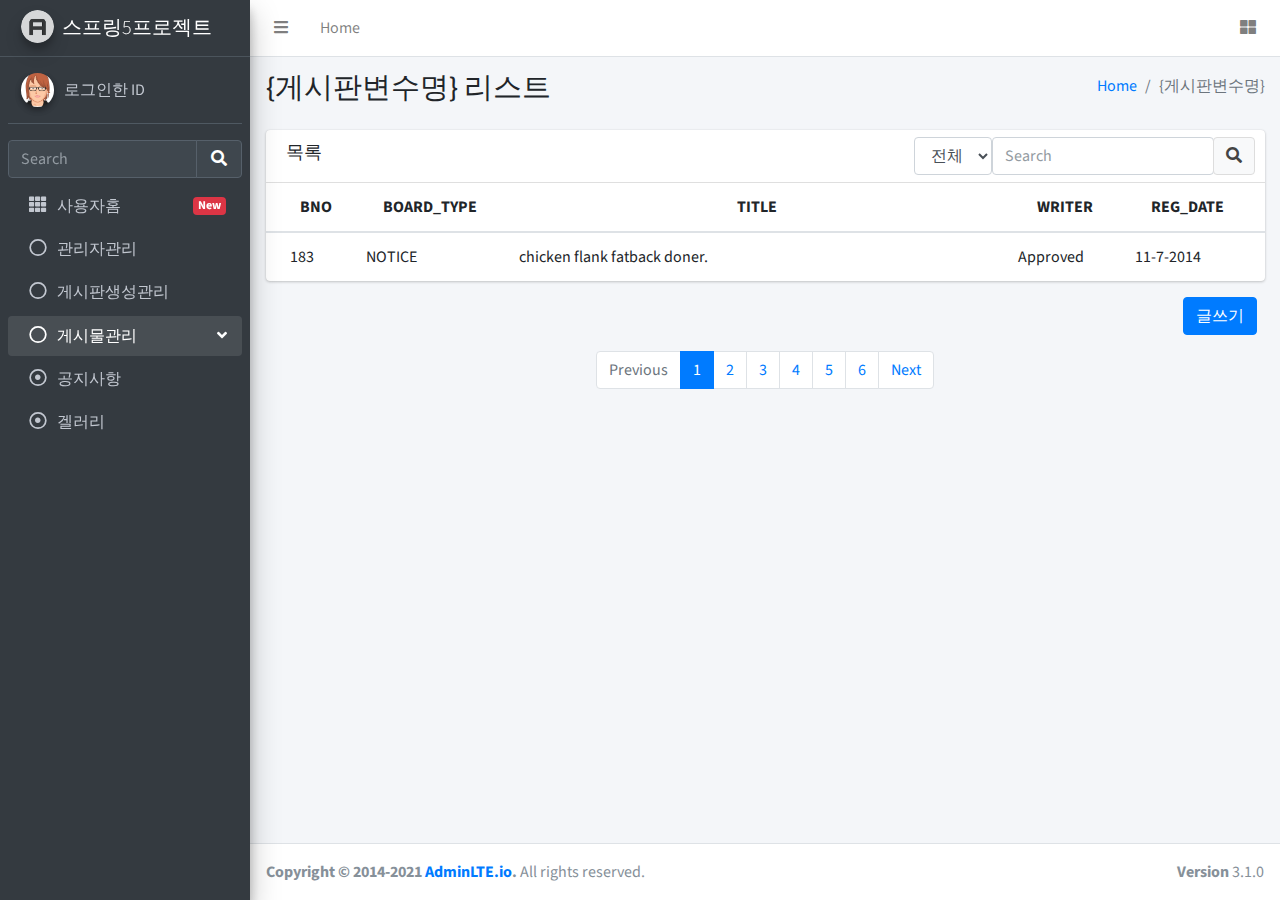
<file: src/main/webapp/resources/admin/board_list.html>
<!DOCTYPE html>
<html lang="ko">
<head>
  <meta charset="utf-8">
  <meta name="viewport" content="width=device-width, initial-scale=1">
  <title>AdminLTE 3 | 대시보드</title>
  <!-- Google Font: Source Sans Pro 구글웹폰트 -->
  <link rel="stylesheet" href="https://fonts.googleapis.com/css?family=Source+Sans+Pro:300,400,400i,700&display=fallback">
  <!-- Font Awesome 폰트어썸 -->
  <link rel="stylesheet" href="plugins/fontawesome-free/css/all.min.css">
  <!-- Tempusdominus Bootstrap 4 부트스트랩4 -->
  <link rel="stylesheet" href="plugins/tempusdominus-bootstrap-4/css/tempusdominus-bootstrap-4.min.css">
  <!-- Theme style AdminLTE 테마스타일 -->
  <link rel="stylesheet" href="dist/css/adminlte.min.css">
  <!-- overlayScrollbars 왼쪽스크롤메뉴 -->
  <link rel="stylesheet" href="plugins/overlayScrollbars/css/OverlayScrollbars.min.css">
  <!-- summernote 웹에디터 -->
  <link rel="stylesheet" href="plugins/summernote/summernote-bs4.min.css">
</head>
<body class="hold-transition sidebar-mini layout-fixed">
<div class="wrapper">

  <!-- Preloader A로고 로딩중...표시 -->
  <div class="preloader flex-column justify-content-center align-items-center">
    <img class="animation__shake" src="dist/img/AdminLTELogo.png" alt="AdminLTELogo" height="60" width="60">
  </div>

  <!-- Navbar 햄버거메뉴 라인 부분 -->
  <nav class="main-header navbar navbar-expand navbar-white navbar-light">
    <!-- Left navbar links 왼쪽 햄버거 메뉴와 Home링크메뉴 -->
    <ul class="navbar-nav">
      <li class="nav-item"> 
        <a class="nav-link" data-widget="pushmenu" href="#" role="button"><i class="fas fa-bars"></i></a>
      </li>
      <li class="nav-item d-none d-sm-inline-block">
        <a href="home.html" class="nav-link">Home</a>
      </li>
    </ul>
    <!-- Right navbar links 오른쪽 아이콘 메뉴 -->
    <ul class="navbar-nav ml-auto">
     
      <li class="nav-item">
        <a class="nav-link" data-widget="control-sidebar" data-slide="true" href="#" role="button">
          <i class="fas fa-th-large"></i>
        </a>
      </li>
    </ul>
  </nav>
  <!-- /.navbar -->

  <!-- Main Sidebar Container 왼쪽 사이드메뉴내용 -->
  <aside class="main-sidebar sidebar-dark-primary elevation-4">
    <!-- Brand Logo -->
    <a href="home.html" class="brand-link">
      <img src="dist/img/AdminLTELogo.png" alt="AdminLTE Logo" class="brand-image img-circle elevation-3" style="opacity: .8">
      <span class="brand-text font-weight-light">스프링5프로젝트</span>
    </a>

    <!-- Sidebar -->
    <div class="sidebar">
      <!-- Sidebar user panel (optional) 로그인한 정보 -->
      <div class="user-panel mt-3 pb-3 mb-3 d-flex">
        <div class="image">
          <img src="dist/img/avatar3.png" class="img-circle elevation-2" alt="User Image">
        </div>
        <div class="info">
          <a href="#" class="d-block">로그인한 ID</a>
        </div>
      </div>

      <!-- SidebarSearch Form 검색폼 -->
      <div class="form-inline">
        <div class="input-group" data-widget="sidebar-search">
          <input class="form-control form-control-sidebar" type="search" placeholder="Search" aria-label="Search">
          <div class="input-group-append">
            <button class="btn btn-sidebar">
              <i class="fas fa-search fa-fw"></i>
            </button>
          </div>
        </div>
      </div>

      <!-- Sidebar Menu 메뉴시작 -->
      <nav class="mt-2">
        <ul class="nav nav-pills nav-sidebar flex-column" data-widget="treeview" role="menu" data-accordion="false">
          <!-- Add icons to the links using the .nav-icon class
               with font-awesome or any other icon font library -->
          
          <li class="nav-item">
            <a href="/" class="nav-link">
              <i class="nav-icon fas fa-th"></i>
              <p>
                사용자홈
                <span class="right badge badge-danger">New</span>
              </p>
            </a>
          </li>
          <li class="nav-item">
            <a href="#" class="nav-link">
              <i class="far fa-circle nav-icon"></i>
              <p>관리자관리</p>
            </a>
          </li>
          <li class="nav-item">
            <a href="#" class="nav-link">
              <i class="far fa-circle nav-icon"></i>
              <p>게시판생성관리</p>
            </a>
          </li>
          <li class="nav-item menu-open">
            <a href="#" class="nav-link">
              <i class="far fa-circle nav-icon"></i>
              <p>게시물관리
                <i class="right fas fa-angle-left"></i>
              </p>
            </a>
            <ul class="nav nav-treeview">
              <!-- 위 게시판 생성관리에서 만든 게시판 개수에 따라서 자동 증가(아래) -->
              <li class="nav-item">
                <a href="board_list.html" class="nav-link">
                  <i class="far fa-dot-circle nav-icon"></i>
                  <p>공지사항</p>
                </a>
              </li>
              <li class="nav-item">
                <a href="board_list.html" class="nav-link">
                  <i class="far fa-dot-circle nav-icon"></i>
                  <p>겔러리</p>
                </a>
              </li>
            </ul>
          </li>
          
        </ul>
      </nav>
      <!-- /.sidebar-menu -->
    </div>
    <!-- /.sidebar -->
  </aside>

  <!-- Content Wrapper. Contains page content -->
  <div class="content-wrapper">
    <!-- Content Header (Page header) -->
    <div class="content-header">
      <div class="container-fluid">
        <div class="row mb-2">
          <div class="col-sm-6">
            <h1 class="m-0">{게시판변수명} 리스트</h1>
          </div><!-- /.col -->
          <div class="col-sm-6">
            <ol class="breadcrumb float-sm-right">
              <li class="breadcrumb-item"><a href="#">Home</a></li>
              <li class="breadcrumb-item active">{게시판변수명}</li>
            </ol>
          </div><!-- /.col -->
        </div><!-- /.row -->
      </div><!-- /.container-fluid -->
    </div>
    <!-- /.content-header -->

    <!-- Main content -->
    <section class="content">
      <div class="container-fluid">
        <!-- 콘텐츠 내용 -->
        <div class="card">
          <div class="card-header">
            <h3 class="card-title">목록</h3>

            <div class="card-tools">
              <!-- 내용검색 폼 -->
              <div class="input-group input-group-md">
                <form name="form_search" action="board_list.html" method="GET" class="form-horizontal">
                  <select name="search_type" class="form-control float-left" style="width: inherit;">
                    <option>전체</option>
                    <option>제목</option>
                    <option>내용</option>
                  </select>  
                  <input type="text" name="table_search" class="form-control float-left" placeholder="Search" style="width: inherit;">
                  <div class="input-group-append float-left" style="width: inherit;">
                    <button type="submit" class="btn btn-default">
                      <i class="fas fa-search"></i>
                    </button>
                  </div>                                
                </form>
              </div>
              <!-- //내용검색 폼 -->
            </div>
          </div>
          <!-- /.card-header -->
          <div class="card-body table-responsive p-0">
            <table class="table table-hover">
              <!-- 줄바꿈않할때 다음 클래스추가 text-nowrap  -->
              <thead>
                <tr>
                  <th class="text-center">BNO</th>
                  <th class="text-center">BOARD_TYPE</th>
                  <th class="text-center col-6">TITLE</th>
                  <th class="text-center">WRITER</th>
                  <th class="text-center">REG_DATE</th>
                </tr>
              </thead>
              <tbody>
                <!-- 아래 링크주소에 jsp에서 프로그램처리예정 -->
                <tr style="cursor: pointer;" onclick="location.replace('board_view.html?bno=183');">
                  <td>183</td>
                  <td>NOTICE</td>
                  <td>chicken flank fatback doner.</td>
                  <td><span class="tag tag-success">Approved</span></td>
                  <td>11-7-2014</td>
                </tr>
                
              </tbody>
            </table>
          </div>
          <!-- /.card-body -->
        </div>
        <!-- //콘텐츠 내용 -->
        <!-- 페이징 처리 -->
        <div class="col-12 text-right">
          <a href="board_write.html" class="btn btn-primary mb-3">글쓰기</a>
          <ul class="pagination justify-content-center">
              <li class="paginate_button page-item previous disabled" id="example2_previous">
                <a href="#" aria-controls="example2" data-dt-idx="0" tabindex="0" class="page-link">Previous</a>
              </li>
              <li class="paginate_button page-item active">
                <a href="#" aria-controls="example2" data-dt-idx="1" tabindex="0" class="page-link">1</a>
              </li>
              <li class="paginate_button page-item ">
                <a href="#" aria-controls="example2" data-dt-idx="2" tabindex="0" class="page-link">2</a>
              </li>
              <li class="paginate_button page-item ">
                <a href="#" aria-controls="example2" data-dt-idx="3" tabindex="0" class="page-link">3</a>
              </li>
              <li class="paginate_button page-item ">
                <a href="#" aria-controls="example2" data-dt-idx="4" tabindex="0" class="page-link">4</a>
              </li>
              <li class="paginate_button page-item ">
                <a href="#" aria-controls="example2" data-dt-idx="5" tabindex="0" class="page-link">5</a>
              </li>
              <li class="paginate_button page-item ">
                <a href="#" aria-controls="example2" data-dt-idx="6" tabindex="0" class="page-link">6</a>
              </li>
              <li class="paginate_button page-item next" id="example2_next">
                <a href="#" aria-controls="example2" data-dt-idx="7" tabindex="0" class="page-link">Next</a>
              </li>
          </ul>
        </div>
        <!-- //페이징 처리 -->
      </div><!-- /.container-fluid -->
    </section>
    <!-- /.content -->
  </div>
  <!-- /.content-wrapper -->
  
  <footer class="main-footer">
    <strong>Copyright &copy; 2014-2021 <a href="https://adminlte.io">AdminLTE.io</a>.</strong>
    All rights reserved.
    <div class="float-right d-none d-sm-inline-block">
      <b>Version</b> 3.1.0
    </div>
  </footer>

  <!-- Control Sidebar 오른쪽 바둑판베뉴클릭시 나오는 내용 -->
  <aside class="control-sidebar control-sidebar-dark">
    <!-- demo.js에서 출력할 내용이 존재, demo.js사용않함. -->
    <div class="text-center mt-4">
    <h5>로그아웃</h5><hr class="mb-2"/>
    <button type="button" class="btn btn-primary" id="btn_logout">로그아웃</button>
    </div>
  </aside>
  <!-- /.control-sidebar -->
</div>
<!-- ./wrapper -->
<!-- jQuery 제이쿼리 코어 -->
<script src="plugins/jquery/jquery.min.js"></script>
<!-- jQuery UI 1.11.4 제이쿼리 UI코어 -->
<script src="plugins/jquery-ui/jquery-ui.min.js"></script>
<!-- Resolve conflict in jQuery UI tooltip with Bootstrap tooltip -->
<script>
  $.widget.bridge('uibutton', $.ui.button)
</script>
<!-- Bootstrap 4 부트스트랩4 코어 -->
<script src="plugins/bootstrap/js/bootstrap.bundle.min.js"></script>
<!-- Summernote 섬머노트웹에디터 코어 -->
<script src="plugins/summernote/summernote-bs4.min.js"></script>
<!-- overlayScrollbars 왼쪽스크롤메뉴 코어 -->
<script src="plugins/overlayScrollbars/js/jquery.overlayScrollbars.min.js"></script>
<!-- AdminLTE App AdminLTE코어 -->
<script src="dist/js/adminlte.js"></script>
<!-- AdminLTE for demo purposes 오른쪽메뉴-로그아웃사용 코어: 사용안함. -->
<!-- <script src="dist/js/demo.js"></script> -->
</body>
</html>
</file>
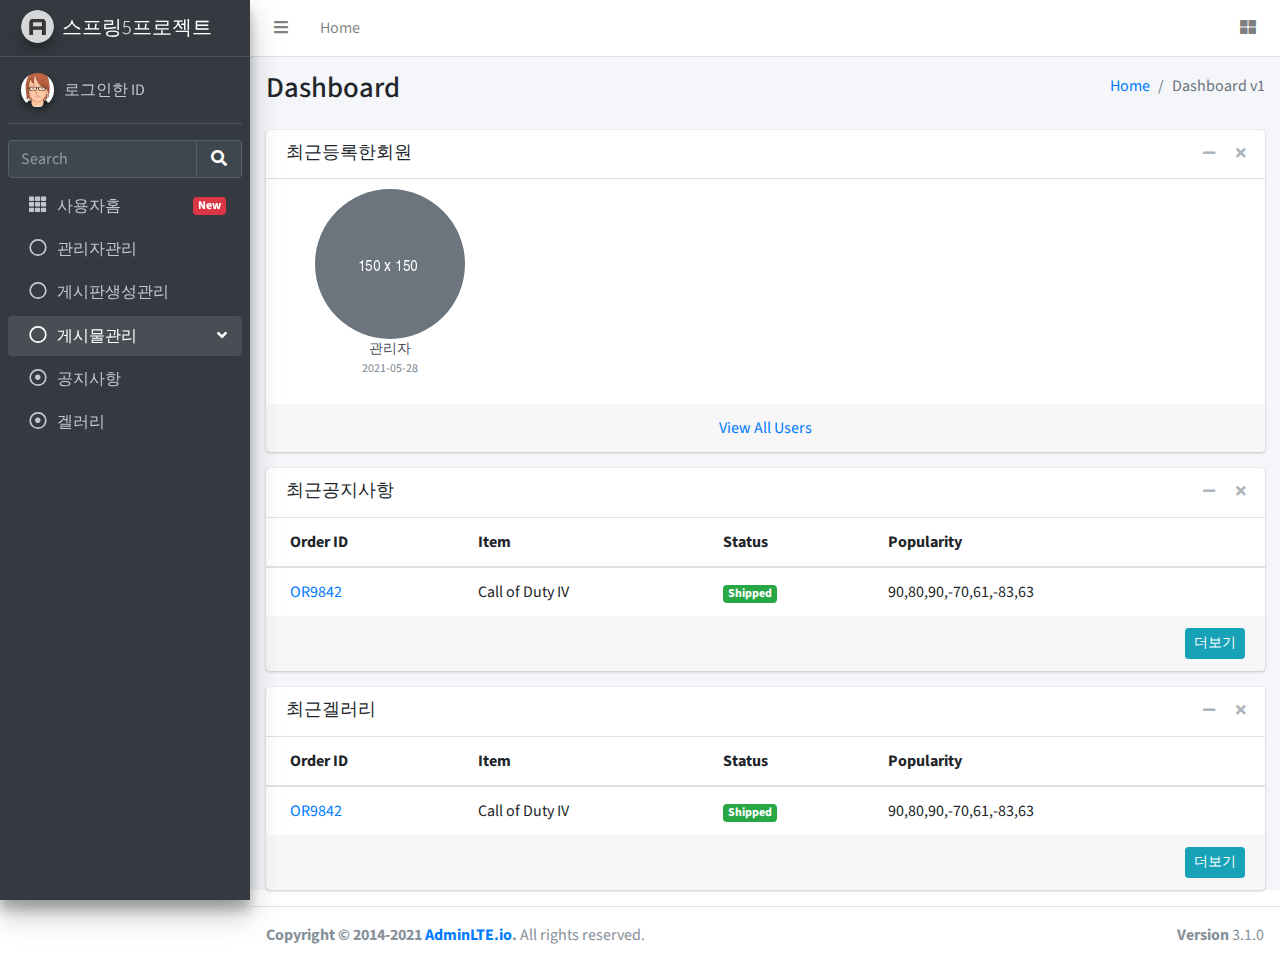
<file: src/main/webapp/resources/admin/home.html>
<!DOCTYPE html>
<html lang="ko">
<head>
  <meta charset="utf-8">
  <meta name="viewport" content="width=device-width, initial-scale=1">
  <title>AdminLTE 3 | 대시보드</title>
  <!-- Google Font: Source Sans Pro 구글웹폰트 -->
  <link rel="stylesheet" href="https://fonts.googleapis.com/css?family=Source+Sans+Pro:300,400,400i,700&display=fallback">
  <!-- Font Awesome 폰트어썸 -->
  <link rel="stylesheet" href="plugins/fontawesome-free/css/all.min.css">
  <!-- Tempusdominus Bootstrap 4 부트스트랩4 -->
  <link rel="stylesheet" href="plugins/tempusdominus-bootstrap-4/css/tempusdominus-bootstrap-4.min.css">
  <!-- Theme style AdminLTE 테마스타일 -->
  <link rel="stylesheet" href="dist/css/adminlte.min.css">
  <!-- overlayScrollbars 왼쪽스크롤메뉴 -->
  <link rel="stylesheet" href="plugins/overlayScrollbars/css/OverlayScrollbars.min.css">
  <!-- summernote 웹에디터 -->
  <link rel="stylesheet" href="plugins/summernote/summernote-bs4.min.css">
</head>
<body class="hold-transition sidebar-mini layout-fixed">
<div class="wrapper">

  <!-- Preloader A로고 로딩중...표시 -->
  <div class="preloader flex-column justify-content-center align-items-center">
    <img class="animation__shake" src="dist/img/AdminLTELogo.png" alt="AdminLTELogo" height="60" width="60">
  </div>

  <!-- Navbar 햄버거메뉴 라인 부분 -->
  <nav class="main-header navbar navbar-expand navbar-white navbar-light">
    <!-- Left navbar links 왼쪽 햄버거 메뉴와 Home링크메뉴 -->
    <ul class="navbar-nav">
      <li class="nav-item"> 
        <a class="nav-link" data-widget="pushmenu" href="#" role="button"><i class="fas fa-bars"></i></a>
      </li>
      <li class="nav-item d-none d-sm-inline-block">
        <a href="home.html" class="nav-link">Home</a>
      </li>
    </ul>
    <!-- Right navbar links 오른쪽 아이콘 메뉴 -->
    <ul class="navbar-nav ml-auto">
     
      <li class="nav-item">
        <a class="nav-link" data-widget="control-sidebar" data-slide="true" href="#" role="button">
          <i class="fas fa-th-large"></i>
        </a>
      </li>
    </ul>
  </nav>
  <!-- /.navbar -->

  <!-- Main Sidebar Container 왼쪽 사이드메뉴내용 -->
  <aside class="main-sidebar sidebar-dark-primary elevation-4">
    <!-- Brand Logo -->
    <a href="home.html" class="brand-link">
      <img src="dist/img/AdminLTELogo.png" alt="AdminLTE Logo" class="brand-image img-circle elevation-3" style="opacity: .8">
      <span class="brand-text font-weight-light">스프링5프로젝트</span>
    </a>

    <!-- Sidebar -->
    <div class="sidebar">
      <!-- Sidebar user panel (optional) 로그인한 정보 -->
      <div class="user-panel mt-3 pb-3 mb-3 d-flex">
        <div class="image">
          <img src="dist/img/avatar3.png" class="img-circle elevation-2" alt="User Image">
        </div>
        <div class="info">
          <a href="#" class="d-block">로그인한 ID</a>
        </div>
      </div>

      <!-- SidebarSearch Form 검색폼 -->
      <div class="form-inline">
        <div class="input-group" data-widget="sidebar-search">
          <input class="form-control form-control-sidebar" type="search" placeholder="Search" aria-label="Search">
          <div class="input-group-append">
            <button class="btn btn-sidebar">
              <i class="fas fa-search fa-fw"></i>
            </button>
          </div>
        </div>
      </div>

      <!-- Sidebar Menu 메뉴시작 -->
      <nav class="mt-2">
        <ul class="nav nav-pills nav-sidebar flex-column" data-widget="treeview" role="menu" data-accordion="false">
          <!-- Add icons to the links using the .nav-icon class
               with font-awesome or any other icon font library -->
          
          <li class="nav-item">
            <a href="/" class="nav-link">
              <i class="nav-icon fas fa-th"></i>
              <p>
                사용자홈
                <span class="right badge badge-danger">New</span>
              </p>
            </a>
          </li>
          <li class="nav-item">
            <a href="#" class="nav-link">
              <i class="far fa-circle nav-icon"></i>
              <p>관리자관리</p>
            </a>
          </li>
          <li class="nav-item">
            <a href="#" class="nav-link">
              <i class="far fa-circle nav-icon"></i>
              <p>게시판생성관리</p>
            </a>
          </li>
          <li class="nav-item menu-open">
            <a href="#" class="nav-link">
              <i class="far fa-circle nav-icon"></i>
              <p>게시물관리
                <i class="right fas fa-angle-left"></i>
              </p>
            </a>
            <ul class="nav nav-treeview">
              <!-- 위 게시판 생성관리에서 만든 게시판 개수에 따라서 자동 증가(아래) -->
              <li class="nav-item">
                <a href="board_list.html" class="nav-link">
                  <i class="far fa-dot-circle nav-icon"></i>
                  <p>공지사항</p>
                </a>
              </li>
              <li class="nav-item">
                <a href="board_list.html" class="nav-link">
                  <i class="far fa-dot-circle nav-icon"></i>
                  <p>겔러리</p>
                </a>
              </li>
            </ul>
          </li>
          
        </ul>
      </nav>
      <!-- /.sidebar-menu -->
    </div>
    <!-- /.sidebar -->
  </aside>

  <!-- Content Wrapper. Contains page content -->
  <div class="content-wrapper">
    <!-- Content Header (Page header) -->
    <div class="content-header">
      <div class="container-fluid">
        <div class="row mb-2">
          <div class="col-sm-6">
            <h1 class="m-0">Dashboard</h1>
          </div><!-- /.col -->
          <div class="col-sm-6">
            <ol class="breadcrumb float-sm-right">
              <li class="breadcrumb-item"><a href="#">Home</a></li>
              <li class="breadcrumb-item active">Dashboard v1</li>
            </ol>
          </div><!-- /.col -->
        </div><!-- /.row -->
      </div><!-- /.container-fluid -->
    </div>
    <!-- /.content-header -->

    <!-- Main content -->
    <section class="content">
      <div class="container-fluid">
        <!-- 최근 등록한 회원목록 -->
        <div class="card">
          <div class="card-header">
            <h3 class="card-title">최근등록한회원</h3>

            <div class="card-tools">
              <!-- <span class="badge badge-danger">8 New Members</span> -->
              <button type="button" class="btn btn-tool" data-card-widget="collapse">
                <i class="fas fa-minus"></i>
              </button>
              <button type="button" class="btn btn-tool" data-card-widget="remove">
                <i class="fas fa-times"></i>
              </button>
            </div>
          </div>
          <!-- /.card-header -->
          <div class="card-body p-0">
            <ul class="users-list clearfix">
              <li style="cursor: pointer;" onclick="alert('해당회원정보로 이동합니다.-준비중');">
                <img src="dist/img/default-150x150.png" alt="User Image">
                <a class="users-list-name" href="#">관리자</a>
                <span class="users-list-date">2021-05-28</span>
              </li>
              
            </ul>
            <!-- /.users-list -->
          </div>
          <!-- /.card-body -->
          <div class="card-footer text-center">
            <a href="javascript:alert('회원목록으로이동-준비중');">View All Users</a>
          </div>
          <!-- /.card-footer -->
        </div>
        <!-- //최근 등록한 회원목록 -->
        <!-- 최근게시물리스트(공지사항+겔러리+QnA게시판) -->
        <div class="card">
          <div class="card-header border-transparent">
            <h3 class="card-title">최근공지사항</h3>

            <div class="card-tools">
              <button type="button" class="btn btn-tool" data-card-widget="collapse">
                <i class="fas fa-minus"></i>
              </button>
              <button type="button" class="btn btn-tool" data-card-widget="remove">
                <i class="fas fa-times"></i>
              </button>
            </div>
          </div>
          <!-- /.card-header -->
          <div class="card-body p-0">
            <div class="table-responsive">
              <table class="table m-0">
                <thead>
                <tr>
                  <th>Order ID</th>
                  <th>Item</th>
                  <th>Status</th>
                  <th>Popularity</th>
                </tr>
                </thead>
                <tbody>
                <tr>
                  <td><a href="pages/examples/invoice.html">OR9842</a></td>
                  <td>Call of Duty IV</td>
                  <td><span class="badge badge-success">Shipped</span></td>
                  <td>
                    <div class="sparkbar" data-color="#00a65a" data-height="20">90,80,90,-70,61,-83,63</div>
                  </td>
                </tr>
                
                </tbody>
              </table>
            </div>
            <!-- /.table-responsive -->
          </div>
          <!-- /.card-body -->
          <div class="card-footer clearfix">
            <a href="javascript:void(0)" class="btn btn-sm btn-info float-right">더보기</a>
          </div>
          <!-- /.card-footer -->
        </div>
        <div class="card">
          <div class="card-header border-transparent">
            <h3 class="card-title">최근겔러리</h3>

            <div class="card-tools">
              <button type="button" class="btn btn-tool" data-card-widget="collapse">
                <i class="fas fa-minus"></i>
              </button>
              <button type="button" class="btn btn-tool" data-card-widget="remove">
                <i class="fas fa-times"></i>
              </button>
            </div>
          </div>
          <!-- /.card-header -->
          <div class="card-body p-0">
            <div class="table-responsive">
              <table class="table m-0">
                <thead>
                <tr>
                  <th>Order ID</th>
                  <th>Item</th>
                  <th>Status</th>
                  <th>Popularity</th>
                </tr>
                </thead>
                <tbody>
                <tr>
                  <td><a href="pages/examples/invoice.html">OR9842</a></td>
                  <td>Call of Duty IV</td>
                  <td><span class="badge badge-success">Shipped</span></td>
                  <td>
                    <div class="sparkbar" data-color="#00a65a" data-height="20">90,80,90,-70,61,-83,63</div>
                  </td>
                </tr>
                
                </tbody>
              </table>
            </div>
            <!-- /.table-responsive -->
          </div>
          <!-- /.card-body -->
          <div class="card-footer clearfix">
            <a href="javascript:void(0)" class="btn btn-sm btn-info float-right">더보기</a>
          </div>
          <!-- /.card-footer -->
        </div>
        <!-- //최근게시물리스트 -->
      </div><!-- /.container-fluid -->
    </section>
    <!-- /.content -->
  </div>
  <!-- /.content-wrapper -->
  <footer class="main-footer">
    <strong>Copyright &copy; 2014-2021 <a href="https://adminlte.io">AdminLTE.io</a>.</strong>
    All rights reserved.
    <div class="float-right d-none d-sm-inline-block">
      <b>Version</b> 3.1.0
    </div>
  </footer>

  <!-- Control Sidebar 오른쪽 바둑판베뉴클릭시 나오는 내용 -->
  <aside class="control-sidebar control-sidebar-dark">
    <!-- demo.js에서 출력할 내용이 존재, demo.js사용않함. -->
    <div class="text-center mt-4">
    <h5>로그아웃</h5><hr class="mb-2"/>
    <button type="button" class="btn btn-primary" id="btn_logout">로그아웃</button>
    </div>
  </aside>
  <!-- /.control-sidebar -->
</div>
<!-- ./wrapper -->
<!-- jQuery 제이쿼리 코어 -->
<script src="plugins/jquery/jquery.min.js"></script>
<!-- jQuery UI 1.11.4 제이쿼리 UI코어 -->
<script src="plugins/jquery-ui/jquery-ui.min.js"></script>
<!-- Resolve conflict in jQuery UI tooltip with Bootstrap tooltip -->
<script>
  $.widget.bridge('uibutton', $.ui.button)
</script>
<!-- Bootstrap 4 부트스트랩4 코어 -->
<script src="plugins/bootstrap/js/bootstrap.bundle.min.js"></script>
<!-- Summernote 섬머노트웹에디터 코어 -->
<script src="plugins/summernote/summernote-bs4.min.js"></script>
<!-- overlayScrollbars 왼쪽스크롤메뉴 코어 -->
<script src="plugins/overlayScrollbars/js/jquery.overlayScrollbars.min.js"></script>
<!-- AdminLTE App AdminLTE코어 -->
<script src="dist/js/adminlte.js"></script>
<!-- AdminLTE for demo purposes 오른쪽메뉴-로그아웃사용 코어: 사용안함. -->
<!-- <script src="dist/js/demo.js"></script> -->
</body>
</html>
</file>
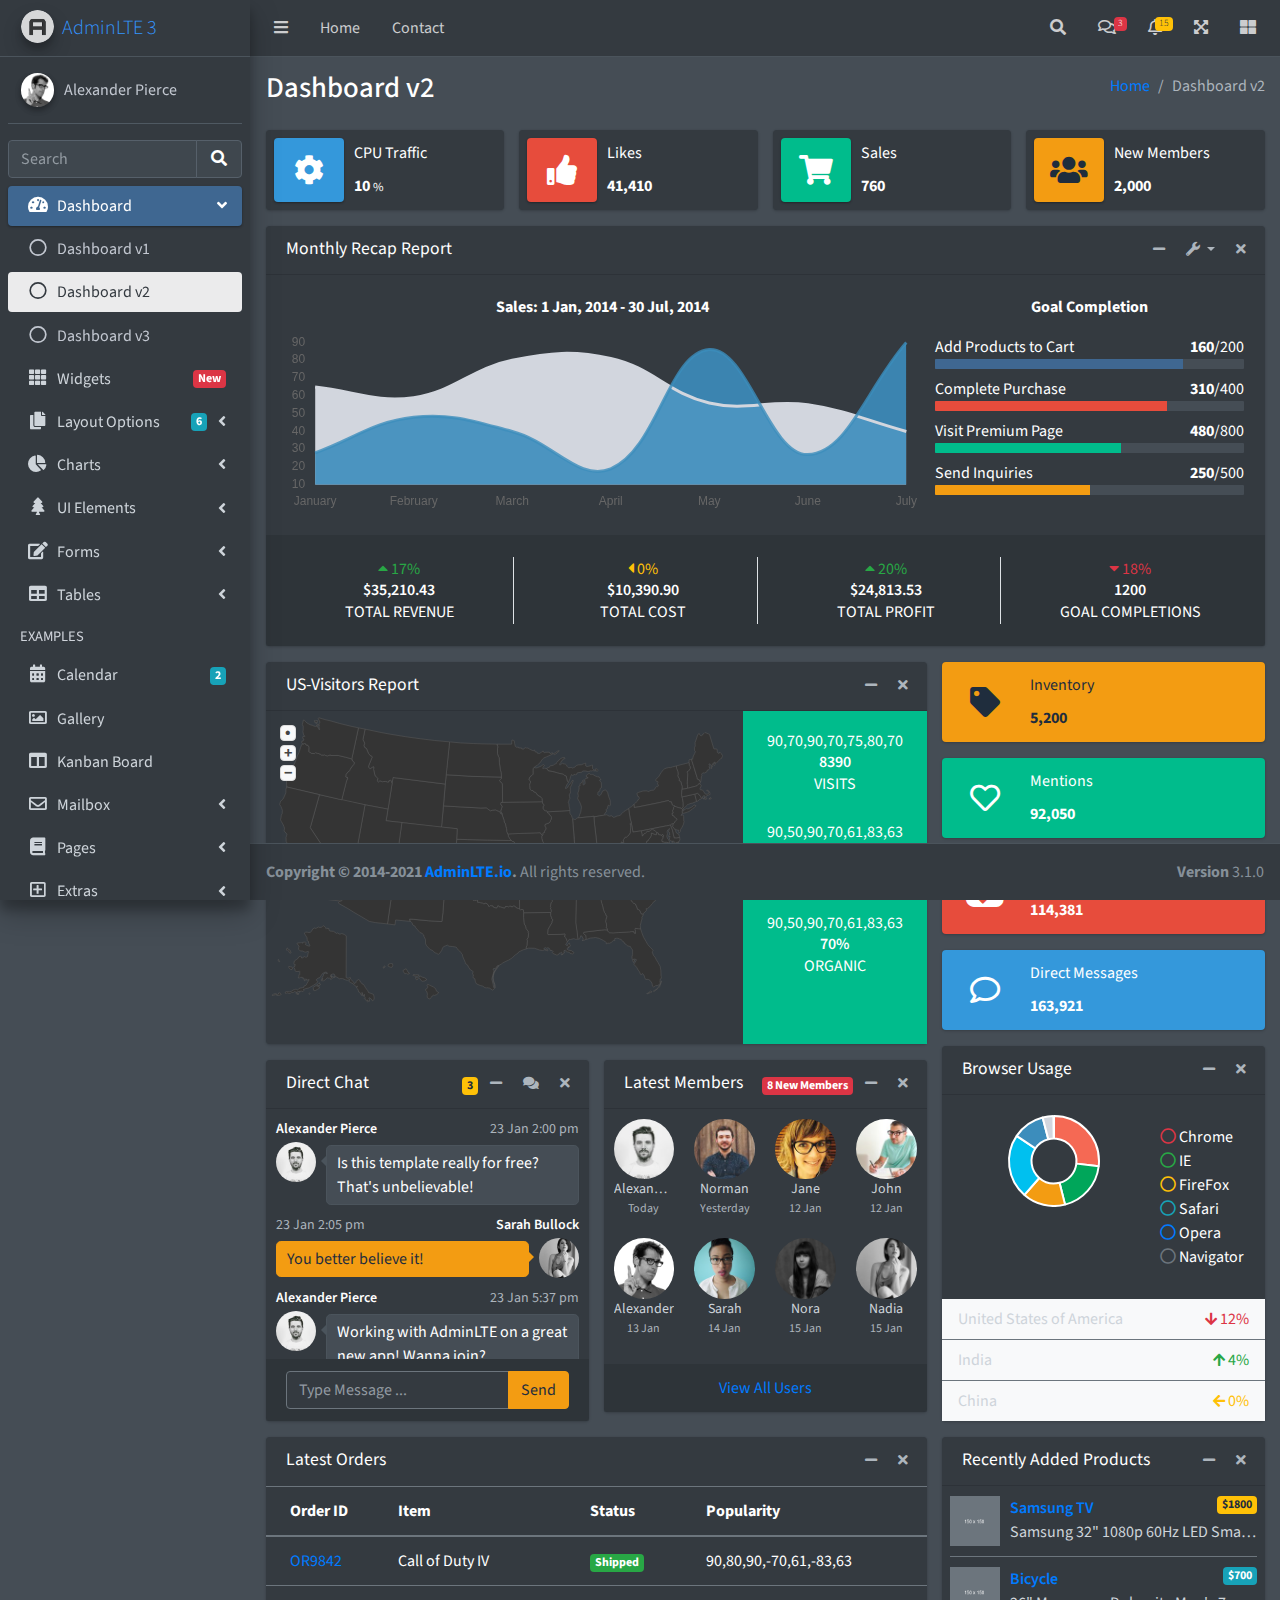
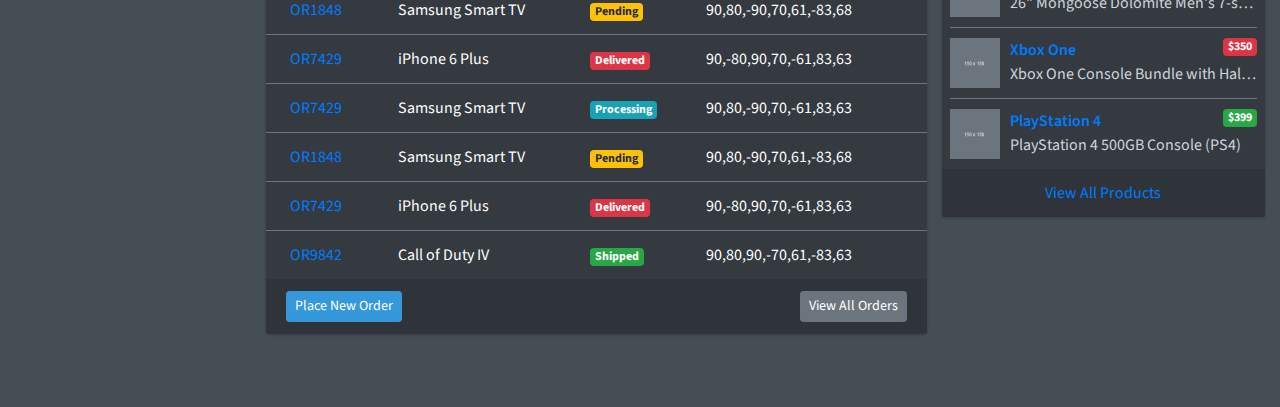
<file: src/main/webapp/resources/admin/index2.html>
<!DOCTYPE html>
<html lang="en">
<head>
  <meta charset="utf-8">
  <meta name="viewport" content="width=device-width, initial-scale=1">
  <title>AdminLTE 3 | Dashboard 2</title>

  <!-- Google Font: Source Sans Pro -->
  <link rel="stylesheet" href="https://fonts.googleapis.com/css?family=Source+Sans+Pro:300,400,400i,700&display=fallback">
  <!-- Font Awesome Icons -->
  <link rel="stylesheet" href="plugins/fontawesome-free/css/all.min.css">
  <!-- overlayScrollbars -->
  <link rel="stylesheet" href="plugins/overlayScrollbars/css/OverlayScrollbars.min.css">
  <!-- Theme style -->
  <link rel="stylesheet" href="dist/css/adminlte.min.css">
</head>
<body class="hold-transition dark-mode sidebar-mini layout-fixed layout-navbar-fixed layout-footer-fixed">
<div class="wrapper">

  <!-- Preloader -->
  <div class="preloader flex-column justify-content-center align-items-center">
    <img class="animation__wobble" src="dist/img/AdminLTELogo.png" alt="AdminLTELogo" height="60" width="60">
  </div>

  <!-- Navbar -->
  <nav class="main-header navbar navbar-expand navbar-dark">
    <!-- Left navbar links -->
    <ul class="navbar-nav">
      <li class="nav-item">
        <a class="nav-link" data-widget="pushmenu" href="#" role="button"><i class="fas fa-bars"></i></a>
      </li>
      <li class="nav-item d-none d-sm-inline-block">
        <a href="index3.html" class="nav-link">Home</a>
      </li>
      <li class="nav-item d-none d-sm-inline-block">
        <a href="#" class="nav-link">Contact</a>
      </li>
    </ul>

    <!-- Right navbar links -->
    <ul class="navbar-nav ml-auto">
      <!-- Navbar Search -->
      <li class="nav-item">
        <a class="nav-link" data-widget="navbar-search" href="#" role="button">
          <i class="fas fa-search"></i>
        </a>
        <div class="navbar-search-block">
          <form class="form-inline">
            <div class="input-group input-group-sm">
              <input class="form-control form-control-navbar" type="search" placeholder="Search" aria-label="Search">
              <div class="input-group-append">
                <button class="btn btn-navbar" type="submit">
                  <i class="fas fa-search"></i>
                </button>
                <button class="btn btn-navbar" type="button" data-widget="navbar-search">
                  <i class="fas fa-times"></i>
                </button>
              </div>
            </div>
          </form>
        </div>
      </li>

      <!-- Messages Dropdown Menu -->
      <li class="nav-item dropdown">
        <a class="nav-link" data-toggle="dropdown" href="#">
          <i class="far fa-comments"></i>
          <span class="badge badge-danger navbar-badge">3</span>
        </a>
        <div class="dropdown-menu dropdown-menu-lg dropdown-menu-right">
          <a href="#" class="dropdown-item">
            <!-- Message Start -->
            <div class="media">
              <img src="dist/img/user1-128x128.jpg" alt="User Avatar" class="img-size-50 mr-3 img-circle">
              <div class="media-body">
                <h3 class="dropdown-item-title">
                  Brad Diesel
                  <span class="float-right text-sm text-danger"><i class="fas fa-star"></i></span>
                </h3>
                <p class="text-sm">Call me whenever you can...</p>
                <p class="text-sm text-muted"><i class="far fa-clock mr-1"></i> 4 Hours Ago</p>
              </div>
            </div>
            <!-- Message End -->
          </a>
          <div class="dropdown-divider"></div>
          <a href="#" class="dropdown-item">
            <!-- Message Start -->
            <div class="media">
              <img src="dist/img/user8-128x128.jpg" alt="User Avatar" class="img-size-50 img-circle mr-3">
              <div class="media-body">
                <h3 class="dropdown-item-title">
                  John Pierce
                  <span class="float-right text-sm text-muted"><i class="fas fa-star"></i></span>
                </h3>
                <p class="text-sm">I got your message bro</p>
                <p class="text-sm text-muted"><i class="far fa-clock mr-1"></i> 4 Hours Ago</p>
              </div>
            </div>
            <!-- Message End -->
          </a>
          <div class="dropdown-divider"></div>
          <a href="#" class="dropdown-item">
            <!-- Message Start -->
            <div class="media">
              <img src="dist/img/user3-128x128.jpg" alt="User Avatar" class="img-size-50 img-circle mr-3">
              <div class="media-body">
                <h3 class="dropdown-item-title">
                  Nora Silvester
                  <span class="float-right text-sm text-warning"><i class="fas fa-star"></i></span>
                </h3>
                <p class="text-sm">The subject goes here</p>
                <p class="text-sm text-muted"><i class="far fa-clock mr-1"></i> 4 Hours Ago</p>
              </div>
            </div>
            <!-- Message End -->
          </a>
          <div class="dropdown-divider"></div>
          <a href="#" class="dropdown-item dropdown-footer">See All Messages</a>
        </div>
      </li>
      <!-- Notifications Dropdown Menu -->
      <li class="nav-item dropdown">
        <a class="nav-link" data-toggle="dropdown" href="#">
          <i class="far fa-bell"></i>
          <span class="badge badge-warning navbar-badge">15</span>
        </a>
        <div class="dropdown-menu dropdown-menu-lg dropdown-menu-right">
          <span class="dropdown-item dropdown-header">15 Notifications</span>
          <div class="dropdown-divider"></div>
          <a href="#" class="dropdown-item">
            <i class="fas fa-envelope mr-2"></i> 4 new messages
            <span class="float-right text-muted text-sm">3 mins</span>
          </a>
          <div class="dropdown-divider"></div>
          <a href="#" class="dropdown-item">
            <i class="fas fa-users mr-2"></i> 8 friend requests
            <span class="float-right text-muted text-sm">12 hours</span>
          </a>
          <div class="dropdown-divider"></div>
          <a href="#" class="dropdown-item">
            <i class="fas fa-file mr-2"></i> 3 new reports
            <span class="float-right text-muted text-sm">2 days</span>
          </a>
          <div class="dropdown-divider"></div>
          <a href="#" class="dropdown-item dropdown-footer">See All Notifications</a>
        </div>
      </li>
      <li class="nav-item">
        <a class="nav-link" data-widget="fullscreen" href="#" role="button">
          <i class="fas fa-expand-arrows-alt"></i>
        </a>
      </li>
      <li class="nav-item">
        <a class="nav-link" data-widget="control-sidebar" data-slide="true" href="#" role="button">
          <i class="fas fa-th-large"></i>
        </a>
      </li>
    </ul>
  </nav>
  <!-- /.navbar -->

  <!-- Main Sidebar Container -->
  <aside class="main-sidebar sidebar-dark-primary elevation-4">
    <!-- Brand Logo -->
    <a href="index3.html" class="brand-link">
      <img src="dist/img/AdminLTELogo.png" alt="AdminLTE Logo" class="brand-image img-circle elevation-3" style="opacity: .8">
      <span class="brand-text font-weight-light">AdminLTE 3</span>
    </a>

    <!-- Sidebar -->
    <div class="sidebar">
      <!-- Sidebar user panel (optional) -->
      <div class="user-panel mt-3 pb-3 mb-3 d-flex">
        <div class="image">
          <img src="dist/img/user2-160x160.jpg" class="img-circle elevation-2" alt="User Image">
        </div>
        <div class="info">
          <a href="#" class="d-block">Alexander Pierce</a>
        </div>
      </div>

      <!-- SidebarSearch Form -->
      <div class="form-inline">
        <div class="input-group" data-widget="sidebar-search">
          <input class="form-control form-control-sidebar" type="search" placeholder="Search" aria-label="Search">
          <div class="input-group-append">
            <button class="btn btn-sidebar">
              <i class="fas fa-search fa-fw"></i>
            </button>
          </div>
        </div>
      </div>

      <!-- Sidebar Menu -->
      <nav class="mt-2">
        <ul class="nav nav-pills nav-sidebar flex-column" data-widget="treeview" role="menu" data-accordion="false">
          <!-- Add icons to the links using the .nav-icon class
               with font-awesome or any other icon font library -->
          <li class="nav-item menu-open">
            <a href="#" class="nav-link active">
              <i class="nav-icon fas fa-tachometer-alt"></i>
              <p>
                Dashboard
                <i class="right fas fa-angle-left"></i>
              </p>
            </a>
            <ul class="nav nav-treeview">
              <li class="nav-item">
                <a href="./index.html" class="nav-link">
                  <i class="far fa-circle nav-icon"></i>
                  <p>Dashboard v1</p>
                </a>
              </li>
              <li class="nav-item">
                <a href="./index2.html" class="nav-link active">
                  <i class="far fa-circle nav-icon"></i>
                  <p>Dashboard v2</p>
                </a>
              </li>
              <li class="nav-item">
                <a href="./index3.html" class="nav-link">
                  <i class="far fa-circle nav-icon"></i>
                  <p>Dashboard v3</p>
                </a>
              </li>
            </ul>
          </li>
          <li class="nav-item">
            <a href="pages/widgets.html" class="nav-link">
              <i class="nav-icon fas fa-th"></i>
              <p>
                Widgets
                <span class="right badge badge-danger">New</span>
              </p>
            </a>
          </li>
          <li class="nav-item">
            <a href="#" class="nav-link">
              <i class="nav-icon fas fa-copy"></i>
              <p>
                Layout Options
                <i class="fas fa-angle-left right"></i>
                <span class="badge badge-info right">6</span>
              </p>
            </a>
            <ul class="nav nav-treeview">
              <li class="nav-item">
                <a href="pages/layout/top-nav.html" class="nav-link">
                  <i class="far fa-circle nav-icon"></i>
                  <p>Top Navigation</p>
                </a>
              </li>
              <li class="nav-item">
                <a href="pages/layout/top-nav-sidebar.html" class="nav-link">
                  <i class="far fa-circle nav-icon"></i>
                  <p>Top Navigation + Sidebar</p>
                </a>
              </li>
              <li class="nav-item">
                <a href="pages/layout/boxed.html" class="nav-link">
                  <i class="far fa-circle nav-icon"></i>
                  <p>Boxed</p>
                </a>
              </li>
              <li class="nav-item">
                <a href="pages/layout/fixed-sidebar.html" class="nav-link">
                  <i class="far fa-circle nav-icon"></i>
                  <p>Fixed Sidebar</p>
                </a>
              </li>
              <li class="nav-item">
                <a href="pages/layout/fixed-sidebar-custom.html" class="nav-link">
                  <i class="far fa-circle nav-icon"></i>
                  <p>Fixed Sidebar <small>+ Custom Area</small></p>
                </a>
              </li>
              <li class="nav-item">
                <a href="pages/layout/fixed-topnav.html" class="nav-link">
                  <i class="far fa-circle nav-icon"></i>
                  <p>Fixed Navbar</p>
                </a>
              </li>
              <li class="nav-item">
                <a href="pages/layout/fixed-footer.html" class="nav-link">
                  <i class="far fa-circle nav-icon"></i>
                  <p>Fixed Footer</p>
                </a>
              </li>
              <li class="nav-item">
                <a href="pages/layout/collapsed-sidebar.html" class="nav-link">
                  <i class="far fa-circle nav-icon"></i>
                  <p>Collapsed Sidebar</p>
                </a>
              </li>
            </ul>
          </li>
          <li class="nav-item">
            <a href="#" class="nav-link">
              <i class="nav-icon fas fa-chart-pie"></i>
              <p>
                Charts
                <i class="right fas fa-angle-left"></i>
              </p>
            </a>
            <ul class="nav nav-treeview">
              <li class="nav-item">
                <a href="pages/charts/chartjs.html" class="nav-link">
                  <i class="far fa-circle nav-icon"></i>
                  <p>ChartJS</p>
                </a>
              </li>
              <li class="nav-item">
                <a href="pages/charts/flot.html" class="nav-link">
                  <i class="far fa-circle nav-icon"></i>
                  <p>Flot</p>
                </a>
              </li>
              <li class="nav-item">
                <a href="pages/charts/inline.html" class="nav-link">
                  <i class="far fa-circle nav-icon"></i>
                  <p>Inline</p>
                </a>
              </li>
              <li class="nav-item">
                <a href="pages/charts/uplot.html" class="nav-link">
                  <i class="far fa-circle nav-icon"></i>
                  <p>uPlot</p>
                </a>
              </li>
            </ul>
          </li>
          <li class="nav-item">
            <a href="#" class="nav-link">
              <i class="nav-icon fas fa-tree"></i>
              <p>
                UI Elements
                <i class="fas fa-angle-left right"></i>
              </p>
            </a>
            <ul class="nav nav-treeview">
              <li class="nav-item">
                <a href="pages/UI/general.html" class="nav-link">
                  <i class="far fa-circle nav-icon"></i>
                  <p>General</p>
                </a>
              </li>
              <li class="nav-item">
                <a href="pages/UI/icons.html" class="nav-link">
                  <i class="far fa-circle nav-icon"></i>
                  <p>Icons</p>
                </a>
              </li>
              <li class="nav-item">
                <a href="pages/UI/buttons.html" class="nav-link">
                  <i class="far fa-circle nav-icon"></i>
                  <p>Buttons</p>
                </a>
              </li>
              <li class="nav-item">
                <a href="pages/UI/sliders.html" class="nav-link">
                  <i class="far fa-circle nav-icon"></i>
                  <p>Sliders</p>
                </a>
              </li>
              <li class="nav-item">
                <a href="pages/UI/modals.html" class="nav-link">
                  <i class="far fa-circle nav-icon"></i>
                  <p>Modals & Alerts</p>
                </a>
              </li>
              <li class="nav-item">
                <a href="pages/UI/navbar.html" class="nav-link">
                  <i class="far fa-circle nav-icon"></i>
                  <p>Navbar & Tabs</p>
                </a>
              </li>
              <li class="nav-item">
                <a href="pages/UI/timeline.html" class="nav-link">
                  <i class="far fa-circle nav-icon"></i>
                  <p>Timeline</p>
                </a>
              </li>
              <li class="nav-item">
                <a href="pages/UI/ribbons.html" class="nav-link">
                  <i class="far fa-circle nav-icon"></i>
                  <p>Ribbons</p>
                </a>
              </li>
            </ul>
          </li>
          <li class="nav-item">
            <a href="#" class="nav-link">
              <i class="nav-icon fas fa-edit"></i>
              <p>
                Forms
                <i class="fas fa-angle-left right"></i>
              </p>
            </a>
            <ul class="nav nav-treeview">
              <li class="nav-item">
                <a href="pages/forms/general.html" class="nav-link">
                  <i class="far fa-circle nav-icon"></i>
                  <p>General Elements</p>
                </a>
              </li>
              <li class="nav-item">
                <a href="pages/forms/advanced.html" class="nav-link">
                  <i class="far fa-circle nav-icon"></i>
                  <p>Advanced Elements</p>
                </a>
              </li>
              <li class="nav-item">
                <a href="pages/forms/editors.html" class="nav-link">
                  <i class="far fa-circle nav-icon"></i>
                  <p>Editors</p>
                </a>
              </li>
              <li class="nav-item">
                <a href="pages/forms/validation.html" class="nav-link">
                  <i class="far fa-circle nav-icon"></i>
                  <p>Validation</p>
                </a>
              </li>
            </ul>
          </li>
          <li class="nav-item">
            <a href="#" class="nav-link">
              <i class="nav-icon fas fa-table"></i>
              <p>
                Tables
                <i class="fas fa-angle-left right"></i>
              </p>
            </a>
            <ul class="nav nav-treeview">
              <li class="nav-item">
                <a href="pages/tables/simple.html" class="nav-link">
                  <i class="far fa-circle nav-icon"></i>
                  <p>Simple Tables</p>
                </a>
              </li>
              <li class="nav-item">
                <a href="pages/tables/data.html" class="nav-link">
                  <i class="far fa-circle nav-icon"></i>
                  <p>DataTables</p>
                </a>
              </li>
              <li class="nav-item">
                <a href="pages/tables/jsgrid.html" class="nav-link">
                  <i class="far fa-circle nav-icon"></i>
                  <p>jsGrid</p>
                </a>
              </li>
            </ul>
          </li>
          <li class="nav-header">EXAMPLES</li>
          <li class="nav-item">
            <a href="pages/calendar.html" class="nav-link">
              <i class="nav-icon fas fa-calendar-alt"></i>
              <p>
                Calendar
                <span class="badge badge-info right">2</span>
              </p>
            </a>
          </li>
          <li class="nav-item">
            <a href="pages/gallery.html" class="nav-link">
              <i class="nav-icon far fa-image"></i>
              <p>
                Gallery
              </p>
            </a>
          </li>
          <li class="nav-item">
            <a href="pages/kanban.html" class="nav-link">
              <i class="nav-icon fas fa-columns"></i>
              <p>
                Kanban Board
              </p>
            </a>
          </li>
          <li class="nav-item">
            <a href="#" class="nav-link">
              <i class="nav-icon far fa-envelope"></i>
              <p>
                Mailbox
                <i class="fas fa-angle-left right"></i>
              </p>
            </a>
            <ul class="nav nav-treeview">
              <li class="nav-item">
                <a href="pages/mailbox/mailbox.html" class="nav-link">
                  <i class="far fa-circle nav-icon"></i>
                  <p>Inbox</p>
                </a>
              </li>
              <li class="nav-item">
                <a href="pages/mailbox/compose.html" class="nav-link">
                  <i class="far fa-circle nav-icon"></i>
                  <p>Compose</p>
                </a>
              </li>
              <li class="nav-item">
                <a href="pages/mailbox/read-mail.html" class="nav-link">
                  <i class="far fa-circle nav-icon"></i>
                  <p>Read</p>
                </a>
              </li>
            </ul>
          </li>
          <li class="nav-item">
            <a href="#" class="nav-link">
              <i class="nav-icon fas fa-book"></i>
              <p>
                Pages
                <i class="fas fa-angle-left right"></i>
              </p>
            </a>
            <ul class="nav nav-treeview">
              <li class="nav-item">
                <a href="pages/examples/invoice.html" class="nav-link">
                  <i class="far fa-circle nav-icon"></i>
                  <p>Invoice</p>
                </a>
              </li>
              <li class="nav-item">
                <a href="pages/examples/profile.html" class="nav-link">
                  <i class="far fa-circle nav-icon"></i>
                  <p>Profile</p>
                </a>
              </li>
              <li class="nav-item">
                <a href="pages/examples/e-commerce.html" class="nav-link">
                  <i class="far fa-circle nav-icon"></i>
                  <p>E-commerce</p>
                </a>
              </li>
              <li class="nav-item">
                <a href="pages/examples/projects.html" class="nav-link">
                  <i class="far fa-circle nav-icon"></i>
                  <p>Projects</p>
                </a>
              </li>
              <li class="nav-item">
                <a href="pages/examples/project-add.html" class="nav-link">
                  <i class="far fa-circle nav-icon"></i>
                  <p>Project Add</p>
                </a>
              </li>
              <li class="nav-item">
                <a href="pages/examples/project-edit.html" class="nav-link">
                  <i class="far fa-circle nav-icon"></i>
                  <p>Project Edit</p>
                </a>
              </li>
              <li class="nav-item">
                <a href="pages/examples/project-detail.html" class="nav-link">
                  <i class="far fa-circle nav-icon"></i>
                  <p>Project Detail</p>
                </a>
              </li>
              <li class="nav-item">
                <a href="pages/examples/contacts.html" class="nav-link">
                  <i class="far fa-circle nav-icon"></i>
                  <p>Contacts</p>
                </a>
              </li>
              <li class="nav-item">
                <a href="pages/examples/faq.html" class="nav-link">
                  <i class="far fa-circle nav-icon"></i>
                  <p>FAQ</p>
                </a>
              </li>
              <li class="nav-item">
                <a href="pages/examples/contact-us.html" class="nav-link">
                  <i class="far fa-circle nav-icon"></i>
                  <p>Contact us</p>
                </a>
              </li>
            </ul>
          </li>
          <li class="nav-item">
            <a href="#" class="nav-link">
              <i class="nav-icon far fa-plus-square"></i>
              <p>
                Extras
                <i class="fas fa-angle-left right"></i>
              </p>
            </a>
            <ul class="nav nav-treeview">
              <li class="nav-item">
                <a href="#" class="nav-link">
                  <i class="far fa-circle nav-icon"></i>
                  <p>
                    Login & Register v1
                    <i class="fas fa-angle-left right"></i>
                  </p>
                </a>
                <ul class="nav nav-treeview">
                  <li class="nav-item">
                    <a href="pages/examples/login.html" class="nav-link">
                      <i class="far fa-circle nav-icon"></i>
                      <p>Login v1</p>
                    </a>
                  </li>
                  <li class="nav-item">
                    <a href="pages/examples/register.html" class="nav-link">
                      <i class="far fa-circle nav-icon"></i>
                      <p>Register v1</p>
                    </a>
                  </li>
                  <li class="nav-item">
                    <a href="pages/examples/forgot-password.html" class="nav-link">
                      <i class="far fa-circle nav-icon"></i>
                      <p>Forgot Password v1</p>
                    </a>
                  </li>
                  <li class="nav-item">
                    <a href="pages/examples/recover-password.html" class="nav-link">
                      <i class="far fa-circle nav-icon"></i>
                      <p>Recover Password v1</p>
                    </a>
                  </li>
                </ul>
              </li>
              <li class="nav-item">
                <a href="#" class="nav-link">
                  <i class="far fa-circle nav-icon"></i>
                  <p>
                    Login & Register v2
                    <i class="fas fa-angle-left right"></i>
                  </p>
                </a>
                <ul class="nav nav-treeview">
                  <li class="nav-item">
                    <a href="pages/examples/login-v2.html" class="nav-link">
                      <i class="far fa-circle nav-icon"></i>
                      <p>Login v2</p>
                    </a>
                  </li>
                  <li class="nav-item">
                    <a href="pages/examples/register-v2.html" class="nav-link">
                      <i class="far fa-circle nav-icon"></i>
                      <p>Register v2</p>
                    </a>
                  </li>
                  <li class="nav-item">
                    <a href="pages/examples/forgot-password-v2.html" class="nav-link">
                      <i class="far fa-circle nav-icon"></i>
                      <p>Forgot Password v2</p>
                    </a>
                  </li>
                  <li class="nav-item">
                    <a href="pages/examples/recover-password-v2.html" class="nav-link">
                      <i class="far fa-circle nav-icon"></i>
                      <p>Recover Password v2</p>
                    </a>
                  </li>
                </ul>
              </li>
              <li class="nav-item">
                <a href="pages/examples/lockscreen.html" class="nav-link">
                  <i class="far fa-circle nav-icon"></i>
                  <p>Lockscreen</p>
                </a>
              </li>
              <li class="nav-item">
                <a href="pages/examples/legacy-user-menu.html" class="nav-link">
                  <i class="far fa-circle nav-icon"></i>
                  <p>Legacy User Menu</p>
                </a>
              </li>
              <li class="nav-item">
                <a href="pages/examples/language-menu.html" class="nav-link">
                  <i class="far fa-circle nav-icon"></i>
                  <p>Language Menu</p>
                </a>
              </li>
              <li class="nav-item">
                <a href="pages/examples/404.html" class="nav-link">
                  <i class="far fa-circle nav-icon"></i>
                  <p>Error 404</p>
                </a>
              </li>
              <li class="nav-item">
                <a href="pages/examples/500.html" class="nav-link">
                  <i class="far fa-circle nav-icon"></i>
                  <p>Error 500</p>
                </a>
              </li>
              <li class="nav-item">
                <a href="pages/examples/pace.html" class="nav-link">
                  <i class="far fa-circle nav-icon"></i>
                  <p>Pace</p>
                </a>
              </li>
              <li class="nav-item">
                <a href="pages/examples/blank.html" class="nav-link">
                  <i class="far fa-circle nav-icon"></i>
                  <p>Blank Page</p>
                </a>
              </li>
              <li class="nav-item">
                <a href="starter.html" class="nav-link">
                  <i class="far fa-circle nav-icon"></i>
                  <p>Starter Page</p>
                </a>
              </li>
            </ul>
          </li>
          <li class="nav-item">
            <a href="#" class="nav-link">
              <i class="nav-icon fas fa-search"></i>
              <p>
                Search
                <i class="fas fa-angle-left right"></i>
              </p>
            </a>
            <ul class="nav nav-treeview">
              <li class="nav-item">
                <a href="pages/search/simple.html" class="nav-link">
                  <i class="far fa-circle nav-icon"></i>
                  <p>Simple Search</p>
                </a>
              </li>
              <li class="nav-item">
                <a href="pages/search/enhanced.html" class="nav-link">
                  <i class="far fa-circle nav-icon"></i>
                  <p>Enhanced</p>
                </a>
              </li>
            </ul>
          </li>
          <li class="nav-header">MISCELLANEOUS</li>
          <li class="nav-item">
            <a href="iframe.html" class="nav-link">
              <i class="nav-icon fas fa-ellipsis-h"></i>
              <p>Tabbed IFrame Plugin</p>
            </a>
          </li>
          <li class="nav-item">
            <a href="https://adminlte.io/docs/3.1/" class="nav-link">
              <i class="nav-icon fas fa-file"></i>
              <p>Documentation</p>
            </a>
          </li>
          <li class="nav-header">MULTI LEVEL EXAMPLE</li>
          <li class="nav-item">
            <a href="#" class="nav-link">
              <i class="fas fa-circle nav-icon"></i>
              <p>Level 1</p>
            </a>
          </li>
          <li class="nav-item">
            <a href="#" class="nav-link">
              <i class="nav-icon fas fa-circle"></i>
              <p>
                Level 1
                <i class="right fas fa-angle-left"></i>
              </p>
            </a>
            <ul class="nav nav-treeview">
              <li class="nav-item">
                <a href="#" class="nav-link">
                  <i class="far fa-circle nav-icon"></i>
                  <p>Level 2</p>
                </a>
              </li>
              <li class="nav-item">
                <a href="#" class="nav-link">
                  <i class="far fa-circle nav-icon"></i>
                  <p>
                    Level 2
                    <i class="right fas fa-angle-left"></i>
                  </p>
                </a>
                <ul class="nav nav-treeview">
                  <li class="nav-item">
                    <a href="#" class="nav-link">
                      <i class="far fa-dot-circle nav-icon"></i>
                      <p>Level 3</p>
                    </a>
                  </li>
                  <li class="nav-item">
                    <a href="#" class="nav-link">
                      <i class="far fa-dot-circle nav-icon"></i>
                      <p>Level 3</p>
                    </a>
                  </li>
                  <li class="nav-item">
                    <a href="#" class="nav-link">
                      <i class="far fa-dot-circle nav-icon"></i>
                      <p>Level 3</p>
                    </a>
                  </li>
                </ul>
              </li>
              <li class="nav-item">
                <a href="#" class="nav-link">
                  <i class="far fa-circle nav-icon"></i>
                  <p>Level 2</p>
                </a>
              </li>
            </ul>
          </li>
          <li class="nav-item">
            <a href="#" class="nav-link">
              <i class="fas fa-circle nav-icon"></i>
              <p>Level 1</p>
            </a>
          </li>
          <li class="nav-header">LABELS</li>
          <li class="nav-item">
            <a href="#" class="nav-link">
              <i class="nav-icon far fa-circle text-danger"></i>
              <p class="text">Important</p>
            </a>
          </li>
          <li class="nav-item">
            <a href="#" class="nav-link">
              <i class="nav-icon far fa-circle text-warning"></i>
              <p>Warning</p>
            </a>
          </li>
          <li class="nav-item">
            <a href="#" class="nav-link">
              <i class="nav-icon far fa-circle text-info"></i>
              <p>Informational</p>
            </a>
          </li>
        </ul>
      </nav>
      <!-- /.sidebar-menu -->
    </div>
    <!-- /.sidebar -->
  </aside>

  <!-- Content Wrapper. Contains page content -->
  <div class="content-wrapper">
    <!-- Content Header (Page header) -->
    <div class="content-header">
      <div class="container-fluid">
        <div class="row mb-2">
          <div class="col-sm-6">
            <h1 class="m-0">Dashboard v2</h1>
          </div><!-- /.col -->
          <div class="col-sm-6">
            <ol class="breadcrumb float-sm-right">
              <li class="breadcrumb-item"><a href="#">Home</a></li>
              <li class="breadcrumb-item active">Dashboard v2</li>
            </ol>
          </div><!-- /.col -->
        </div><!-- /.row -->
      </div><!-- /.container-fluid -->
    </div>
    <!-- /.content-header -->

    <!-- Main content -->
    <section class="content">
      <div class="container-fluid">
        <!-- Info boxes -->
        <div class="row">
          <div class="col-12 col-sm-6 col-md-3">
            <div class="info-box">
              <span class="info-box-icon bg-info elevation-1"><i class="fas fa-cog"></i></span>

              <div class="info-box-content">
                <span class="info-box-text">CPU Traffic</span>
                <span class="info-box-number">
                  10
                  <small>%</small>
                </span>
              </div>
              <!-- /.info-box-content -->
            </div>
            <!-- /.info-box -->
          </div>
          <!-- /.col -->
          <div class="col-12 col-sm-6 col-md-3">
            <div class="info-box mb-3">
              <span class="info-box-icon bg-danger elevation-1"><i class="fas fa-thumbs-up"></i></span>

              <div class="info-box-content">
                <span class="info-box-text">Likes</span>
                <span class="info-box-number">41,410</span>
              </div>
              <!-- /.info-box-content -->
            </div>
            <!-- /.info-box -->
          </div>
          <!-- /.col -->

          <!-- fix for small devices only -->
          <div class="clearfix hidden-md-up"></div>

          <div class="col-12 col-sm-6 col-md-3">
            <div class="info-box mb-3">
              <span class="info-box-icon bg-success elevation-1"><i class="fas fa-shopping-cart"></i></span>

              <div class="info-box-content">
                <span class="info-box-text">Sales</span>
                <span class="info-box-number">760</span>
              </div>
              <!-- /.info-box-content -->
            </div>
            <!-- /.info-box -->
          </div>
          <!-- /.col -->
          <div class="col-12 col-sm-6 col-md-3">
            <div class="info-box mb-3">
              <span class="info-box-icon bg-warning elevation-1"><i class="fas fa-users"></i></span>

              <div class="info-box-content">
                <span class="info-box-text">New Members</span>
                <span class="info-box-number">2,000</span>
              </div>
              <!-- /.info-box-content -->
            </div>
            <!-- /.info-box -->
          </div>
          <!-- /.col -->
        </div>
        <!-- /.row -->

        <div class="row">
          <div class="col-md-12">
            <div class="card">
              <div class="card-header">
                <h5 class="card-title">Monthly Recap Report</h5>

                <div class="card-tools">
                  <button type="button" class="btn btn-tool" data-card-widget="collapse">
                    <i class="fas fa-minus"></i>
                  </button>
                  <div class="btn-group">
                    <button type="button" class="btn btn-tool dropdown-toggle" data-toggle="dropdown">
                      <i class="fas fa-wrench"></i>
                    </button>
                    <div class="dropdown-menu dropdown-menu-right" role="menu">
                      <a href="#" class="dropdown-item">Action</a>
                      <a href="#" class="dropdown-item">Another action</a>
                      <a href="#" class="dropdown-item">Something else here</a>
                      <a class="dropdown-divider"></a>
                      <a href="#" class="dropdown-item">Separated link</a>
                    </div>
                  </div>
                  <button type="button" class="btn btn-tool" data-card-widget="remove">
                    <i class="fas fa-times"></i>
                  </button>
                </div>
              </div>
              <!-- /.card-header -->
              <div class="card-body">
                <div class="row">
                  <div class="col-md-8">
                    <p class="text-center">
                      <strong>Sales: 1 Jan, 2014 - 30 Jul, 2014</strong>
                    </p>

                    <div class="chart">
                      <!-- Sales Chart Canvas -->
                      <canvas id="salesChart" height="180" style="height: 180px;"></canvas>
                    </div>
                    <!-- /.chart-responsive -->
                  </div>
                  <!-- /.col -->
                  <div class="col-md-4">
                    <p class="text-center">
                      <strong>Goal Completion</strong>
                    </p>

                    <div class="progress-group">
                      Add Products to Cart
                      <span class="float-right"><b>160</b>/200</span>
                      <div class="progress progress-sm">
                        <div class="progress-bar bg-primary" style="width: 80%"></div>
                      </div>
                    </div>
                    <!-- /.progress-group -->

                    <div class="progress-group">
                      Complete Purchase
                      <span class="float-right"><b>310</b>/400</span>
                      <div class="progress progress-sm">
                        <div class="progress-bar bg-danger" style="width: 75%"></div>
                      </div>
                    </div>

                    <!-- /.progress-group -->
                    <div class="progress-group">
                      <span class="progress-text">Visit Premium Page</span>
                      <span class="float-right"><b>480</b>/800</span>
                      <div class="progress progress-sm">
                        <div class="progress-bar bg-success" style="width: 60%"></div>
                      </div>
                    </div>

                    <!-- /.progress-group -->
                    <div class="progress-group">
                      Send Inquiries
                      <span class="float-right"><b>250</b>/500</span>
                      <div class="progress progress-sm">
                        <div class="progress-bar bg-warning" style="width: 50%"></div>
                      </div>
                    </div>
                    <!-- /.progress-group -->
                  </div>
                  <!-- /.col -->
                </div>
                <!-- /.row -->
              </div>
              <!-- ./card-body -->
              <div class="card-footer">
                <div class="row">
                  <div class="col-sm-3 col-6">
                    <div class="description-block border-right">
                      <span class="description-percentage text-success"><i class="fas fa-caret-up"></i> 17%</span>
                      <h5 class="description-header">$35,210.43</h5>
                      <span class="description-text">TOTAL REVENUE</span>
                    </div>
                    <!-- /.description-block -->
                  </div>
                  <!-- /.col -->
                  <div class="col-sm-3 col-6">
                    <div class="description-block border-right">
                      <span class="description-percentage text-warning"><i class="fas fa-caret-left"></i> 0%</span>
                      <h5 class="description-header">$10,390.90</h5>
                      <span class="description-text">TOTAL COST</span>
                    </div>
                    <!-- /.description-block -->
                  </div>
                  <!-- /.col -->
                  <div class="col-sm-3 col-6">
                    <div class="description-block border-right">
                      <span class="description-percentage text-success"><i class="fas fa-caret-up"></i> 20%</span>
                      <h5 class="description-header">$24,813.53</h5>
                      <span class="description-text">TOTAL PROFIT</span>
                    </div>
                    <!-- /.description-block -->
                  </div>
                  <!-- /.col -->
                  <div class="col-sm-3 col-6">
                    <div class="description-block">
                      <span class="description-percentage text-danger"><i class="fas fa-caret-down"></i> 18%</span>
                      <h5 class="description-header">1200</h5>
                      <span class="description-text">GOAL COMPLETIONS</span>
                    </div>
                    <!-- /.description-block -->
                  </div>
                </div>
                <!-- /.row -->
              </div>
              <!-- /.card-footer -->
            </div>
            <!-- /.card -->
          </div>
          <!-- /.col -->
        </div>
        <!-- /.row -->

        <!-- Main row -->
        <div class="row">
          <!-- Left col -->
          <div class="col-md-8">
            <!-- MAP & BOX PANE -->
            <div class="card">
              <div class="card-header">
                <h3 class="card-title">US-Visitors Report</h3>

                <div class="card-tools">
                  <button type="button" class="btn btn-tool" data-card-widget="collapse">
                    <i class="fas fa-minus"></i>
                  </button>
                  <button type="button" class="btn btn-tool" data-card-widget="remove">
                    <i class="fas fa-times"></i>
                  </button>
                </div>
              </div>
              <!-- /.card-header -->
              <div class="card-body p-0">
                <div class="d-md-flex">
                  <div class="p-1 flex-fill" style="overflow: hidden">
                    <!-- Map will be created here -->
                    <div id="world-map-markers" style="height: 325px; overflow: hidden">
                      <div class="map"></div>
                    </div>
                  </div>
                  <div class="card-pane-right bg-success pt-2 pb-2 pl-4 pr-4">
                    <div class="description-block mb-4">
                      <div class="sparkbar pad" data-color="#fff">90,70,90,70,75,80,70</div>
                      <h5 class="description-header">8390</h5>
                      <span class="description-text">Visits</span>
                    </div>
                    <!-- /.description-block -->
                    <div class="description-block mb-4">
                      <div class="sparkbar pad" data-color="#fff">90,50,90,70,61,83,63</div>
                      <h5 class="description-header">30%</h5>
                      <span class="description-text">Referrals</span>
                    </div>
                    <!-- /.description-block -->
                    <div class="description-block">
                      <div class="sparkbar pad" data-color="#fff">90,50,90,70,61,83,63</div>
                      <h5 class="description-header">70%</h5>
                      <span class="description-text">Organic</span>
                    </div>
                    <!-- /.description-block -->
                  </div><!-- /.card-pane-right -->
                </div><!-- /.d-md-flex -->
              </div>
              <!-- /.card-body -->
            </div>
            <!-- /.card -->
            <div class="row">
              <div class="col-md-6">
                <!-- DIRECT CHAT -->
                <div class="card direct-chat direct-chat-warning">
                  <div class="card-header">
                    <h3 class="card-title">Direct Chat</h3>

                    <div class="card-tools">
                      <span title="3 New Messages" class="badge badge-warning">3</span>
                      <button type="button" class="btn btn-tool" data-card-widget="collapse">
                        <i class="fas fa-minus"></i>
                      </button>
                      <button type="button" class="btn btn-tool" title="Contacts" data-widget="chat-pane-toggle">
                        <i class="fas fa-comments"></i>
                      </button>
                      <button type="button" class="btn btn-tool" data-card-widget="remove">
                        <i class="fas fa-times"></i>
                      </button>
                    </div>
                  </div>
                  <!-- /.card-header -->
                  <div class="card-body">
                    <!-- Conversations are loaded here -->
                    <div class="direct-chat-messages">
                      <!-- Message. Default to the left -->
                      <div class="direct-chat-msg">
                        <div class="direct-chat-infos clearfix">
                          <span class="direct-chat-name float-left">Alexander Pierce</span>
                          <span class="direct-chat-timestamp float-right">23 Jan 2:00 pm</span>
                        </div>
                        <!-- /.direct-chat-infos -->
                        <img class="direct-chat-img" src="dist/img/user1-128x128.jpg" alt="message user image">
                        <!-- /.direct-chat-img -->
                        <div class="direct-chat-text">
                          Is this template really for free? That's unbelievable!
                        </div>
                        <!-- /.direct-chat-text -->
                      </div>
                      <!-- /.direct-chat-msg -->

                      <!-- Message to the right -->
                      <div class="direct-chat-msg right">
                        <div class="direct-chat-infos clearfix">
                          <span class="direct-chat-name float-right">Sarah Bullock</span>
                          <span class="direct-chat-timestamp float-left">23 Jan 2:05 pm</span>
                        </div>
                        <!-- /.direct-chat-infos -->
                        <img class="direct-chat-img" src="dist/img/user3-128x128.jpg" alt="message user image">
                        <!-- /.direct-chat-img -->
                        <div class="direct-chat-text">
                          You better believe it!
                        </div>
                        <!-- /.direct-chat-text -->
                      </div>
                      <!-- /.direct-chat-msg -->

                      <!-- Message. Default to the left -->
                      <div class="direct-chat-msg">
                        <div class="direct-chat-infos clearfix">
                          <span class="direct-chat-name float-left">Alexander Pierce</span>
                          <span class="direct-chat-timestamp float-right">23 Jan 5:37 pm</span>
                        </div>
                        <!-- /.direct-chat-infos -->
                        <img class="direct-chat-img" src="dist/img/user1-128x128.jpg" alt="message user image">
                        <!-- /.direct-chat-img -->
                        <div class="direct-chat-text">
                          Working with AdminLTE on a great new app! Wanna join?
                        </div>
                        <!-- /.direct-chat-text -->
                      </div>
                      <!-- /.direct-chat-msg -->

                      <!-- Message to the right -->
                      <div class="direct-chat-msg right">
                        <div class="direct-chat-infos clearfix">
                          <span class="direct-chat-name float-right">Sarah Bullock</span>
                          <span class="direct-chat-timestamp float-left">23 Jan 6:10 pm</span>
                        </div>
                        <!-- /.direct-chat-infos -->
                        <img class="direct-chat-img" src="dist/img/user3-128x128.jpg" alt="message user image">
                        <!-- /.direct-chat-img -->
                        <div class="direct-chat-text">
                          I would love to.
                        </div>
                        <!-- /.direct-chat-text -->
                      </div>
                      <!-- /.direct-chat-msg -->

                    </div>
                    <!--/.direct-chat-messages-->

                    <!-- Contacts are loaded here -->
                    <div class="direct-chat-contacts">
                      <ul class="contacts-list">
                        <li>
                          <a href="#">
                            <img class="contacts-list-img" src="dist/img/user1-128x128.jpg" alt="User Avatar">

                            <div class="contacts-list-info">
                              <span class="contacts-list-name">
                                Count Dracula
                                <small class="contacts-list-date float-right">2/28/2015</small>
                              </span>
                              <span class="contacts-list-msg">How have you been? I was...</span>
                            </div>
                            <!-- /.contacts-list-info -->
                          </a>
                        </li>
                        <!-- End Contact Item -->
                        <li>
                          <a href="#">
                            <img class="contacts-list-img" src="dist/img/user7-128x128.jpg" alt="User Avatar">

                            <div class="contacts-list-info">
                              <span class="contacts-list-name">
                                Sarah Doe
                                <small class="contacts-list-date float-right">2/23/2015</small>
                              </span>
                              <span class="contacts-list-msg">I will be waiting for...</span>
                            </div>
                            <!-- /.contacts-list-info -->
                          </a>
                        </li>
                        <!-- End Contact Item -->
                        <li>
                          <a href="#">
                            <img class="contacts-list-img" src="dist/img/user3-128x128.jpg" alt="User Avatar">

                            <div class="contacts-list-info">
                              <span class="contacts-list-name">
                                Nadia Jolie
                                <small class="contacts-list-date float-right">2/20/2015</small>
                              </span>
                              <span class="contacts-list-msg">I'll call you back at...</span>
                            </div>
                            <!-- /.contacts-list-info -->
                          </a>
                        </li>
                        <!-- End Contact Item -->
                        <li>
                          <a href="#">
                            <img class="contacts-list-img" src="dist/img/user5-128x128.jpg" alt="User Avatar">

                            <div class="contacts-list-info">
                              <span class="contacts-list-name">
                                Nora S. Vans
                                <small class="contacts-list-date float-right">2/10/2015</small>
                              </span>
                              <span class="contacts-list-msg">Where is your new...</span>
                            </div>
                            <!-- /.contacts-list-info -->
                          </a>
                        </li>
                        <!-- End Contact Item -->
                        <li>
                          <a href="#">
                            <img class="contacts-list-img" src="dist/img/user6-128x128.jpg" alt="User Avatar">

                            <div class="contacts-list-info">
                              <span class="contacts-list-name">
                                John K.
                                <small class="contacts-list-date float-right">1/27/2015</small>
                              </span>
                              <span class="contacts-list-msg">Can I take a look at...</span>
                            </div>
                            <!-- /.contacts-list-info -->
                          </a>
                        </li>
                        <!-- End Contact Item -->
                        <li>
                          <a href="#">
                            <img class="contacts-list-img" src="dist/img/user8-128x128.jpg" alt="User Avatar">

                            <div class="contacts-list-info">
                              <span class="contacts-list-name">
                                Kenneth M.
                                <small class="contacts-list-date float-right">1/4/2015</small>
                              </span>
                              <span class="contacts-list-msg">Never mind I found...</span>
                            </div>
                            <!-- /.contacts-list-info -->
                          </a>
                        </li>
                        <!-- End Contact Item -->
                      </ul>
                      <!-- /.contacts-list -->
                    </div>
                    <!-- /.direct-chat-pane -->
                  </div>
                  <!-- /.card-body -->
                  <div class="card-footer">
                    <form action="#" method="post">
                      <div class="input-group">
                        <input type="text" name="message" placeholder="Type Message ..." class="form-control">
                        <span class="input-group-append">
                          <button type="button" class="btn btn-warning">Send</button>
                        </span>
                      </div>
                    </form>
                  </div>
                  <!-- /.card-footer-->
                </div>
                <!--/.direct-chat -->
              </div>
              <!-- /.col -->

              <div class="col-md-6">
                <!-- USERS LIST -->
                <div class="card">
                  <div class="card-header">
                    <h3 class="card-title">Latest Members</h3>

                    <div class="card-tools">
                      <span class="badge badge-danger">8 New Members</span>
                      <button type="button" class="btn btn-tool" data-card-widget="collapse">
                        <i class="fas fa-minus"></i>
                      </button>
                      <button type="button" class="btn btn-tool" data-card-widget="remove">
                        <i class="fas fa-times"></i>
                      </button>
                    </div>
                  </div>
                  <!-- /.card-header -->
                  <div class="card-body p-0">
                    <ul class="users-list clearfix">
                      <li>
                        <img src="dist/img/user1-128x128.jpg" alt="User Image">
                        <a class="users-list-name" href="#">Alexander Pierce</a>
                        <span class="users-list-date">Today</span>
                      </li>
                      <li>
                        <img src="dist/img/user8-128x128.jpg" alt="User Image">
                        <a class="users-list-name" href="#">Norman</a>
                        <span class="users-list-date">Yesterday</span>
                      </li>
                      <li>
                        <img src="dist/img/user7-128x128.jpg" alt="User Image">
                        <a class="users-list-name" href="#">Jane</a>
                        <span class="users-list-date">12 Jan</span>
                      </li>
                      <li>
                        <img src="dist/img/user6-128x128.jpg" alt="User Image">
                        <a class="users-list-name" href="#">John</a>
                        <span class="users-list-date">12 Jan</span>
                      </li>
                      <li>
                        <img src="dist/img/user2-160x160.jpg" alt="User Image">
                        <a class="users-list-name" href="#">Alexander</a>
                        <span class="users-list-date">13 Jan</span>
                      </li>
                      <li>
                        <img src="dist/img/user5-128x128.jpg" alt="User Image">
                        <a class="users-list-name" href="#">Sarah</a>
                        <span class="users-list-date">14 Jan</span>
                      </li>
                      <li>
                        <img src="dist/img/user4-128x128.jpg" alt="User Image">
                        <a class="users-list-name" href="#">Nora</a>
                        <span class="users-list-date">15 Jan</span>
                      </li>
                      <li>
                        <img src="dist/img/user3-128x128.jpg" alt="User Image">
                        <a class="users-list-name" href="#">Nadia</a>
                        <span class="users-list-date">15 Jan</span>
                      </li>
                    </ul>
                    <!-- /.users-list -->
                  </div>
                  <!-- /.card-body -->
                  <div class="card-footer text-center">
                    <a href="javascript:">View All Users</a>
                  </div>
                  <!-- /.card-footer -->
                </div>
                <!--/.card -->
              </div>
              <!-- /.col -->
            </div>
            <!-- /.row -->

            <!-- TABLE: LATEST ORDERS -->
            <div class="card">
              <div class="card-header border-transparent">
                <h3 class="card-title">Latest Orders</h3>

                <div class="card-tools">
                  <button type="button" class="btn btn-tool" data-card-widget="collapse">
                    <i class="fas fa-minus"></i>
                  </button>
                  <button type="button" class="btn btn-tool" data-card-widget="remove">
                    <i class="fas fa-times"></i>
                  </button>
                </div>
              </div>
              <!-- /.card-header -->
              <div class="card-body p-0">
                <div class="table-responsive">
                  <table class="table m-0">
                    <thead>
                    <tr>
                      <th>Order ID</th>
                      <th>Item</th>
                      <th>Status</th>
                      <th>Popularity</th>
                    </tr>
                    </thead>
                    <tbody>
                    <tr>
                      <td><a href="pages/examples/invoice.html">OR9842</a></td>
                      <td>Call of Duty IV</td>
                      <td><span class="badge badge-success">Shipped</span></td>
                      <td>
                        <div class="sparkbar" data-color="#00a65a" data-height="20">90,80,90,-70,61,-83,63</div>
                      </td>
                    </tr>
                    <tr>
                      <td><a href="pages/examples/invoice.html">OR1848</a></td>
                      <td>Samsung Smart TV</td>
                      <td><span class="badge badge-warning">Pending</span></td>
                      <td>
                        <div class="sparkbar" data-color="#f39c12" data-height="20">90,80,-90,70,61,-83,68</div>
                      </td>
                    </tr>
                    <tr>
                      <td><a href="pages/examples/invoice.html">OR7429</a></td>
                      <td>iPhone 6 Plus</td>
                      <td><span class="badge badge-danger">Delivered</span></td>
                      <td>
                        <div class="sparkbar" data-color="#f56954" data-height="20">90,-80,90,70,-61,83,63</div>
                      </td>
                    </tr>
                    <tr>
                      <td><a href="pages/examples/invoice.html">OR7429</a></td>
                      <td>Samsung Smart TV</td>
                      <td><span class="badge badge-info">Processing</span></td>
                      <td>
                        <div class="sparkbar" data-color="#00c0ef" data-height="20">90,80,-90,70,-61,83,63</div>
                      </td>
                    </tr>
                    <tr>
                      <td><a href="pages/examples/invoice.html">OR1848</a></td>
                      <td>Samsung Smart TV</td>
                      <td><span class="badge badge-warning">Pending</span></td>
                      <td>
                        <div class="sparkbar" data-color="#f39c12" data-height="20">90,80,-90,70,61,-83,68</div>
                      </td>
                    </tr>
                    <tr>
                      <td><a href="pages/examples/invoice.html">OR7429</a></td>
                      <td>iPhone 6 Plus</td>
                      <td><span class="badge badge-danger">Delivered</span></td>
                      <td>
                        <div class="sparkbar" data-color="#f56954" data-height="20">90,-80,90,70,-61,83,63</div>
                      </td>
                    </tr>
                    <tr>
                      <td><a href="pages/examples/invoice.html">OR9842</a></td>
                      <td>Call of Duty IV</td>
                      <td><span class="badge badge-success">Shipped</span></td>
                      <td>
                        <div class="sparkbar" data-color="#00a65a" data-height="20">90,80,90,-70,61,-83,63</div>
                      </td>
                    </tr>
                    </tbody>
                  </table>
                </div>
                <!-- /.table-responsive -->
              </div>
              <!-- /.card-body -->
              <div class="card-footer clearfix">
                <a href="javascript:void(0)" class="btn btn-sm btn-info float-left">Place New Order</a>
                <a href="javascript:void(0)" class="btn btn-sm btn-secondary float-right">View All Orders</a>
              </div>
              <!-- /.card-footer -->
            </div>
            <!-- /.card -->
          </div>
          <!-- /.col -->

          <div class="col-md-4">
            <!-- Info Boxes Style 2 -->
            <div class="info-box mb-3 bg-warning">
              <span class="info-box-icon"><i class="fas fa-tag"></i></span>

              <div class="info-box-content">
                <span class="info-box-text">Inventory</span>
                <span class="info-box-number">5,200</span>
              </div>
              <!-- /.info-box-content -->
            </div>
            <!-- /.info-box -->
            <div class="info-box mb-3 bg-success">
              <span class="info-box-icon"><i class="far fa-heart"></i></span>

              <div class="info-box-content">
                <span class="info-box-text">Mentions</span>
                <span class="info-box-number">92,050</span>
              </div>
              <!-- /.info-box-content -->
            </div>
            <!-- /.info-box -->
            <div class="info-box mb-3 bg-danger">
              <span class="info-box-icon"><i class="fas fa-cloud-download-alt"></i></span>

              <div class="info-box-content">
                <span class="info-box-text">Downloads</span>
                <span class="info-box-number">114,381</span>
              </div>
              <!-- /.info-box-content -->
            </div>
            <!-- /.info-box -->
            <div class="info-box mb-3 bg-info">
              <span class="info-box-icon"><i class="far fa-comment"></i></span>

              <div class="info-box-content">
                <span class="info-box-text">Direct Messages</span>
                <span class="info-box-number">163,921</span>
              </div>
              <!-- /.info-box-content -->
            </div>
            <!-- /.info-box -->

            <div class="card">
              <div class="card-header">
                <h3 class="card-title">Browser Usage</h3>

                <div class="card-tools">
                  <button type="button" class="btn btn-tool" data-card-widget="collapse">
                    <i class="fas fa-minus"></i>
                  </button>
                  <button type="button" class="btn btn-tool" data-card-widget="remove">
                    <i class="fas fa-times"></i>
                  </button>
                </div>
              </div>
              <!-- /.card-header -->
              <div class="card-body">
                <div class="row">
                  <div class="col-md-8">
                    <div class="chart-responsive">
                      <canvas id="pieChart" height="150"></canvas>
                    </div>
                    <!-- ./chart-responsive -->
                  </div>
                  <!-- /.col -->
                  <div class="col-md-4">
                    <ul class="chart-legend clearfix">
                      <li><i class="far fa-circle text-danger"></i> Chrome</li>
                      <li><i class="far fa-circle text-success"></i> IE</li>
                      <li><i class="far fa-circle text-warning"></i> FireFox</li>
                      <li><i class="far fa-circle text-info"></i> Safari</li>
                      <li><i class="far fa-circle text-primary"></i> Opera</li>
                      <li><i class="far fa-circle text-secondary"></i> Navigator</li>
                    </ul>
                  </div>
                  <!-- /.col -->
                </div>
                <!-- /.row -->
              </div>
              <!-- /.card-body -->
              <div class="card-footer bg-light p-0">
                <ul class="nav nav-pills flex-column">
                  <li class="nav-item">
                    <a href="#" class="nav-link">
                      United States of America
                      <span class="float-right text-danger">
                        <i class="fas fa-arrow-down text-sm"></i>
                        12%</span>
                    </a>
                  </li>
                  <li class="nav-item">
                    <a href="#" class="nav-link">
                      India
                      <span class="float-right text-success">
                        <i class="fas fa-arrow-up text-sm"></i> 4%
                      </span>
                    </a>
                  </li>
                  <li class="nav-item">
                    <a href="#" class="nav-link">
                      China
                      <span class="float-right text-warning">
                        <i class="fas fa-arrow-left text-sm"></i> 0%
                      </span>
                    </a>
                  </li>
                </ul>
              </div>
              <!-- /.footer -->
            </div>
            <!-- /.card -->

            <!-- PRODUCT LIST -->
            <div class="card">
              <div class="card-header">
                <h3 class="card-title">Recently Added Products</h3>

                <div class="card-tools">
                  <button type="button" class="btn btn-tool" data-card-widget="collapse">
                    <i class="fas fa-minus"></i>
                  </button>
                  <button type="button" class="btn btn-tool" data-card-widget="remove">
                    <i class="fas fa-times"></i>
                  </button>
                </div>
              </div>
              <!-- /.card-header -->
              <div class="card-body p-0">
                <ul class="products-list product-list-in-card pl-2 pr-2">
                  <li class="item">
                    <div class="product-img">
                      <img src="dist/img/default-150x150.png" alt="Product Image" class="img-size-50">
                    </div>
                    <div class="product-info">
                      <a href="javascript:void(0)" class="product-title">Samsung TV
                        <span class="badge badge-warning float-right">$1800</span></a>
                      <span class="product-description">
                        Samsung 32" 1080p 60Hz LED Smart HDTV.
                      </span>
                    </div>
                  </li>
                  <!-- /.item -->
                  <li class="item">
                    <div class="product-img">
                      <img src="dist/img/default-150x150.png" alt="Product Image" class="img-size-50">
                    </div>
                    <div class="product-info">
                      <a href="javascript:void(0)" class="product-title">Bicycle
                        <span class="badge badge-info float-right">$700</span></a>
                      <span class="product-description">
                        26" Mongoose Dolomite Men's 7-speed, Navy Blue.
                      </span>
                    </div>
                  </li>
                  <!-- /.item -->
                  <li class="item">
                    <div class="product-img">
                      <img src="dist/img/default-150x150.png" alt="Product Image" class="img-size-50">
                    </div>
                    <div class="product-info">
                      <a href="javascript:void(0)" class="product-title">
                        Xbox One <span class="badge badge-danger float-right">
                        $350
                      </span>
                      </a>
                      <span class="product-description">
                        Xbox One Console Bundle with Halo Master Chief Collection.
                      </span>
                    </div>
                  </li>
                  <!-- /.item -->
                  <li class="item">
                    <div class="product-img">
                      <img src="dist/img/default-150x150.png" alt="Product Image" class="img-size-50">
                    </div>
                    <div class="product-info">
                      <a href="javascript:void(0)" class="product-title">PlayStation 4
                        <span class="badge badge-success float-right">$399</span></a>
                      <span class="product-description">
                        PlayStation 4 500GB Console (PS4)
                      </span>
                    </div>
                  </li>
                  <!-- /.item -->
                </ul>
              </div>
              <!-- /.card-body -->
              <div class="card-footer text-center">
                <a href="javascript:void(0)" class="uppercase">View All Products</a>
              </div>
              <!-- /.card-footer -->
            </div>
            <!-- /.card -->
          </div>
          <!-- /.col -->
        </div>
        <!-- /.row -->
      </div><!--/. container-fluid -->
    </section>
    <!-- /.content -->
  </div>
  <!-- /.content-wrapper -->

  <!-- Control Sidebar -->
  <aside class="control-sidebar control-sidebar-dark">
    <!-- Control sidebar content goes here -->
  </aside>
  <!-- /.control-sidebar -->

  <!-- Main Footer -->
  <footer class="main-footer">
    <strong>Copyright &copy; 2014-2021 <a href="https://adminlte.io">AdminLTE.io</a>.</strong>
    All rights reserved.
    <div class="float-right d-none d-sm-inline-block">
      <b>Version</b> 3.1.0
    </div>
  </footer>
</div>
<!-- ./wrapper -->

<!-- REQUIRED SCRIPTS -->
<!-- jQuery -->
<script src="plugins/jquery/jquery.min.js"></script>
<!-- Bootstrap -->
<script src="plugins/bootstrap/js/bootstrap.bundle.min.js"></script>
<!-- overlayScrollbars -->
<script src="plugins/overlayScrollbars/js/jquery.overlayScrollbars.min.js"></script>
<!-- AdminLTE App -->
<script src="dist/js/adminlte.js"></script>

<!-- PAGE PLUGINS -->
<!-- jQuery Mapael -->
<script src="plugins/jquery-mousewheel/jquery.mousewheel.js"></script>
<script src="plugins/raphael/raphael.min.js"></script>
<script src="plugins/jquery-mapael/jquery.mapael.min.js"></script>
<script src="plugins/jquery-mapael/maps/usa_states.min.js"></script>
<!-- ChartJS -->
<script src="plugins/chart.js/Chart.min.js"></script>

<!-- AdminLTE for demo purposes -->
<script src="dist/js/demo.js"></script>
<!-- AdminLTE dashboard demo (This is only for demo purposes) -->
<script src="dist/js/pages/dashboard2.js"></script>
</body>
</html>
</file>
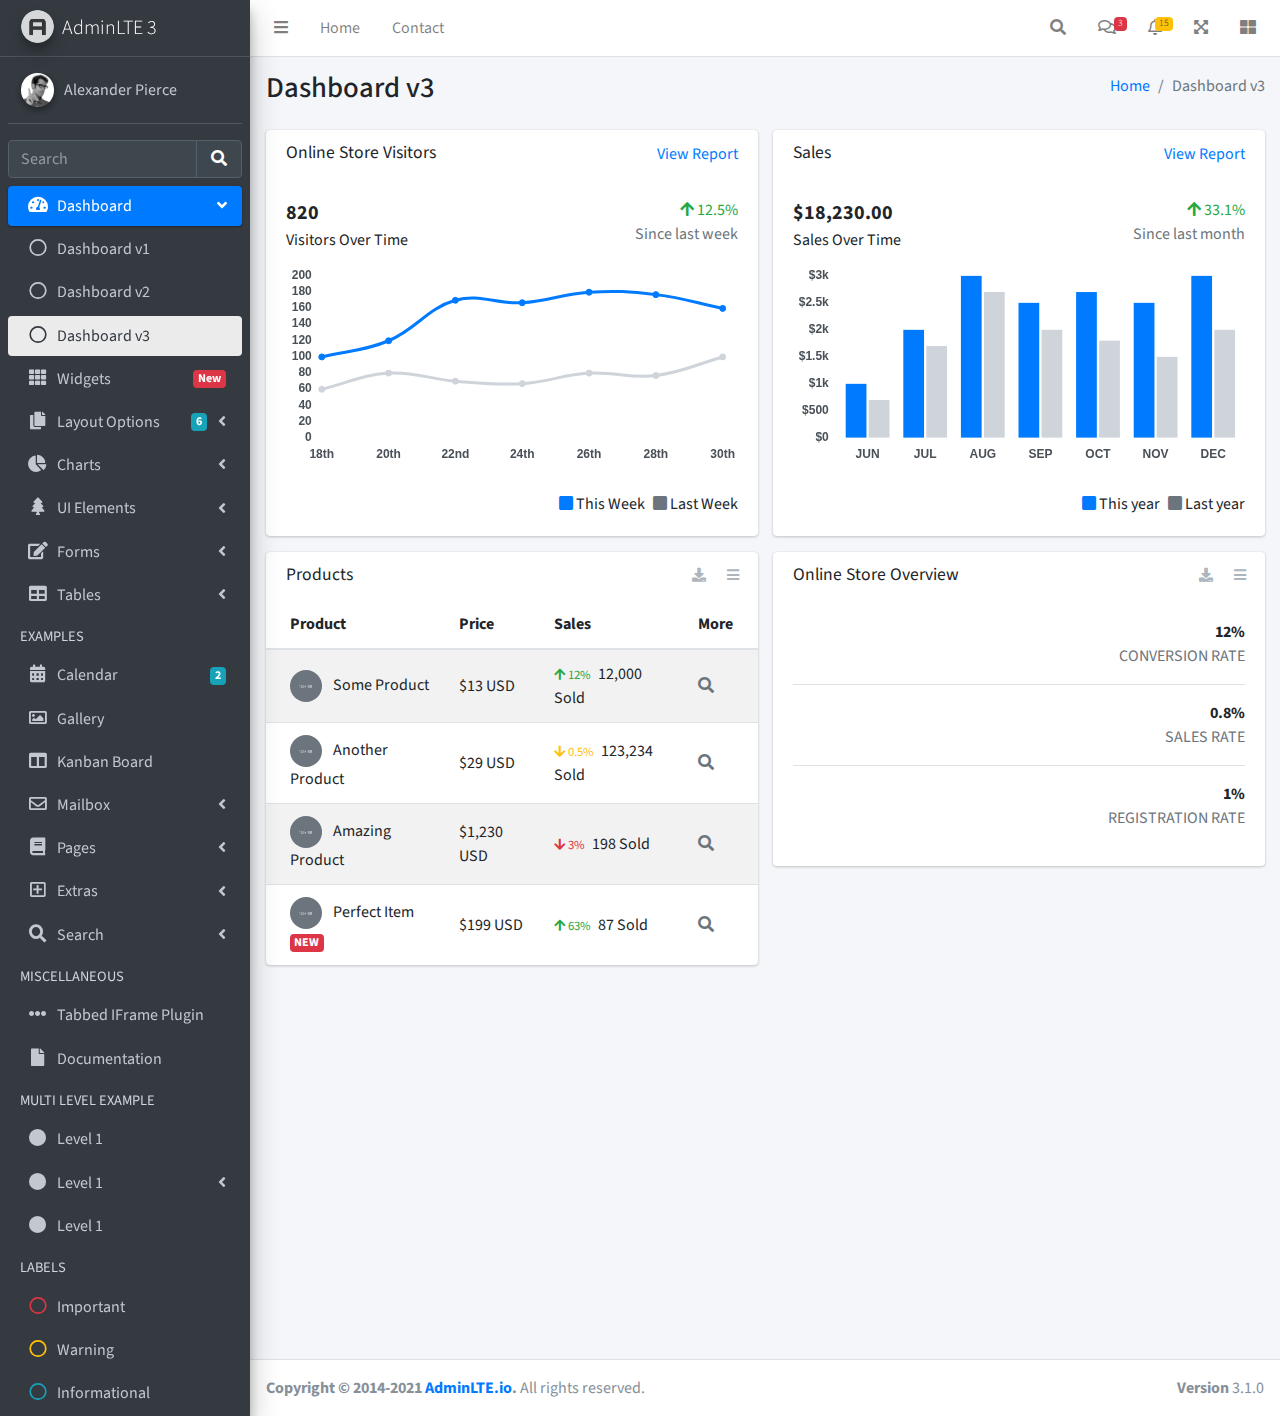
<file: src/main/webapp/resources/admin/index3.html>
<!DOCTYPE html>
<html lang="en">
<head>
  <meta charset="utf-8">
  <meta name="viewport" content="width=device-width, initial-scale=1">
  <title>AdminLTE 3 | Dashboard 3</title>

  <!-- Google Font: Source Sans Pro -->
  <link rel="stylesheet" href="https://fonts.googleapis.com/css?family=Source+Sans+Pro:300,400,400i,700&display=fallback">
  <!-- Font Awesome Icons -->
  <link rel="stylesheet" href="plugins/fontawesome-free/css/all.min.css">
  <!-- IonIcons -->
  <link rel="stylesheet" href="https://code.ionicframework.com/ionicons/2.0.1/css/ionicons.min.css">
  <!-- Theme style -->
  <link rel="stylesheet" href="dist/css/adminlte.min.css">
</head>
<!--
`body` tag options:

  Apply one or more of the following classes to to the body tag
  to get the desired effect

  * sidebar-collapse
  * sidebar-mini
-->
<body class="hold-transition sidebar-mini">
<div class="wrapper">
  <!-- Navbar -->
  <nav class="main-header navbar navbar-expand navbar-white navbar-light">
    <!-- Left navbar links -->
    <ul class="navbar-nav">
      <li class="nav-item">
        <a class="nav-link" data-widget="pushmenu" href="#" role="button"><i class="fas fa-bars"></i></a>
      </li>
      <li class="nav-item d-none d-sm-inline-block">
        <a href="index3.html" class="nav-link">Home</a>
      </li>
      <li class="nav-item d-none d-sm-inline-block">
        <a href="#" class="nav-link">Contact</a>
      </li>
    </ul>

    <!-- Right navbar links -->
    <ul class="navbar-nav ml-auto">
      <!-- Navbar Search -->
      <li class="nav-item">
        <a class="nav-link" data-widget="navbar-search" href="#" role="button">
          <i class="fas fa-search"></i>
        </a>
        <div class="navbar-search-block">
          <form class="form-inline">
            <div class="input-group input-group-sm">
              <input class="form-control form-control-navbar" type="search" placeholder="Search" aria-label="Search">
              <div class="input-group-append">
                <button class="btn btn-navbar" type="submit">
                  <i class="fas fa-search"></i>
                </button>
                <button class="btn btn-navbar" type="button" data-widget="navbar-search">
                  <i class="fas fa-times"></i>
                </button>
              </div>
            </div>
          </form>
        </div>
      </li>

      <!-- Messages Dropdown Menu -->
      <li class="nav-item dropdown">
        <a class="nav-link" data-toggle="dropdown" href="#">
          <i class="far fa-comments"></i>
          <span class="badge badge-danger navbar-badge">3</span>
        </a>
        <div class="dropdown-menu dropdown-menu-lg dropdown-menu-right">
          <a href="#" class="dropdown-item">
            <!-- Message Start -->
            <div class="media">
              <img src="dist/img/user1-128x128.jpg" alt="User Avatar" class="img-size-50 mr-3 img-circle">
              <div class="media-body">
                <h3 class="dropdown-item-title">
                  Brad Diesel
                  <span class="float-right text-sm text-danger"><i class="fas fa-star"></i></span>
                </h3>
                <p class="text-sm">Call me whenever you can...</p>
                <p class="text-sm text-muted"><i class="far fa-clock mr-1"></i> 4 Hours Ago</p>
              </div>
            </div>
            <!-- Message End -->
          </a>
          <div class="dropdown-divider"></div>
          <a href="#" class="dropdown-item">
            <!-- Message Start -->
            <div class="media">
              <img src="dist/img/user8-128x128.jpg" alt="User Avatar" class="img-size-50 img-circle mr-3">
              <div class="media-body">
                <h3 class="dropdown-item-title">
                  John Pierce
                  <span class="float-right text-sm text-muted"><i class="fas fa-star"></i></span>
                </h3>
                <p class="text-sm">I got your message bro</p>
                <p class="text-sm text-muted"><i class="far fa-clock mr-1"></i> 4 Hours Ago</p>
              </div>
            </div>
            <!-- Message End -->
          </a>
          <div class="dropdown-divider"></div>
          <a href="#" class="dropdown-item">
            <!-- Message Start -->
            <div class="media">
              <img src="dist/img/user3-128x128.jpg" alt="User Avatar" class="img-size-50 img-circle mr-3">
              <div class="media-body">
                <h3 class="dropdown-item-title">
                  Nora Silvester
                  <span class="float-right text-sm text-warning"><i class="fas fa-star"></i></span>
                </h3>
                <p class="text-sm">The subject goes here</p>
                <p class="text-sm text-muted"><i class="far fa-clock mr-1"></i> 4 Hours Ago</p>
              </div>
            </div>
            <!-- Message End -->
          </a>
          <div class="dropdown-divider"></div>
          <a href="#" class="dropdown-item dropdown-footer">See All Messages</a>
        </div>
      </li>
      <!-- Notifications Dropdown Menu -->
      <li class="nav-item dropdown">
        <a class="nav-link" data-toggle="dropdown" href="#">
          <i class="far fa-bell"></i>
          <span class="badge badge-warning navbar-badge">15</span>
        </a>
        <div class="dropdown-menu dropdown-menu-lg dropdown-menu-right">
          <span class="dropdown-item dropdown-header">15 Notifications</span>
          <div class="dropdown-divider"></div>
          <a href="#" class="dropdown-item">
            <i class="fas fa-envelope mr-2"></i> 4 new messages
            <span class="float-right text-muted text-sm">3 mins</span>
          </a>
          <div class="dropdown-divider"></div>
          <a href="#" class="dropdown-item">
            <i class="fas fa-users mr-2"></i> 8 friend requests
            <span class="float-right text-muted text-sm">12 hours</span>
          </a>
          <div class="dropdown-divider"></div>
          <a href="#" class="dropdown-item">
            <i class="fas fa-file mr-2"></i> 3 new reports
            <span class="float-right text-muted text-sm">2 days</span>
          </a>
          <div class="dropdown-divider"></div>
          <a href="#" class="dropdown-item dropdown-footer">See All Notifications</a>
        </div>
      </li>
      <li class="nav-item">
        <a class="nav-link" data-widget="fullscreen" href="#" role="button">
          <i class="fas fa-expand-arrows-alt"></i>
        </a>
      </li>
      <li class="nav-item">
        <a class="nav-link" data-widget="control-sidebar" data-slide="true" href="#" role="button">
          <i class="fas fa-th-large"></i>
        </a>
      </li>
    </ul>
  </nav>
  <!-- /.navbar -->

  <!-- Main Sidebar Container -->
  <aside class="main-sidebar sidebar-dark-primary elevation-4">
    <!-- Brand Logo -->
    <a href="index3.html" class="brand-link">
      <img src="dist/img/AdminLTELogo.png" alt="AdminLTE Logo" class="brand-image img-circle elevation-3" style="opacity: .8">
      <span class="brand-text font-weight-light">AdminLTE 3</span>
    </a>

    <!-- Sidebar -->
    <div class="sidebar">
      <!-- Sidebar user panel (optional) -->
      <div class="user-panel mt-3 pb-3 mb-3 d-flex">
        <div class="image">
          <img src="dist/img/user2-160x160.jpg" class="img-circle elevation-2" alt="User Image">
        </div>
        <div class="info">
          <a href="#" class="d-block">Alexander Pierce</a>
        </div>
      </div>

      <!-- SidebarSearch Form -->
      <div class="form-inline">
        <div class="input-group" data-widget="sidebar-search">
          <input class="form-control form-control-sidebar" type="search" placeholder="Search" aria-label="Search">
          <div class="input-group-append">
            <button class="btn btn-sidebar">
              <i class="fas fa-search fa-fw"></i>
            </button>
          </div>
        </div>
      </div>

      <!-- Sidebar Menu -->
      <nav class="mt-2">
        <ul class="nav nav-pills nav-sidebar flex-column" data-widget="treeview" role="menu" data-accordion="false">
          <!-- Add icons to the links using the .nav-icon class
               with font-awesome or any other icon font library -->
          <li class="nav-item menu-open">
            <a href="#" class="nav-link active">
              <i class="nav-icon fas fa-tachometer-alt"></i>
              <p>
                Dashboard
                <i class="right fas fa-angle-left"></i>
              </p>
            </a>
            <ul class="nav nav-treeview">
              <li class="nav-item">
                <a href="./index.html" class="nav-link">
                  <i class="far fa-circle nav-icon"></i>
                  <p>Dashboard v1</p>
                </a>
              </li>
              <li class="nav-item">
                <a href="./index2.html" class="nav-link">
                  <i class="far fa-circle nav-icon"></i>
                  <p>Dashboard v2</p>
                </a>
              </li>
              <li class="nav-item">
                <a href="./index3.html" class="nav-link active">
                  <i class="far fa-circle nav-icon"></i>
                  <p>Dashboard v3</p>
                </a>
              </li>
            </ul>
          </li>
          <li class="nav-item">
            <a href="pages/widgets.html" class="nav-link">
              <i class="nav-icon fas fa-th"></i>
              <p>
                Widgets
                <span class="right badge badge-danger">New</span>
              </p>
            </a>
          </li>
          <li class="nav-item">
            <a href="#" class="nav-link">
              <i class="nav-icon fas fa-copy"></i>
              <p>
                Layout Options
                <i class="fas fa-angle-left right"></i>
                <span class="badge badge-info right">6</span>
              </p>
            </a>
            <ul class="nav nav-treeview">
              <li class="nav-item">
                <a href="pages/layout/top-nav.html" class="nav-link">
                  <i class="far fa-circle nav-icon"></i>
                  <p>Top Navigation</p>
                </a>
              </li>
              <li class="nav-item">
                <a href="pages/layout/top-nav-sidebar.html" class="nav-link">
                  <i class="far fa-circle nav-icon"></i>
                  <p>Top Navigation + Sidebar</p>
                </a>
              </li>
              <li class="nav-item">
                <a href="pages/layout/boxed.html" class="nav-link">
                  <i class="far fa-circle nav-icon"></i>
                  <p>Boxed</p>
                </a>
              </li>
              <li class="nav-item">
                <a href="pages/layout/fixed-sidebar.html" class="nav-link">
                  <i class="far fa-circle nav-icon"></i>
                  <p>Fixed Sidebar</p>
                </a>
              </li>
              <li class="nav-item">
                <a href="pages/layout/fixed-sidebar-custom.html" class="nav-link">
                  <i class="far fa-circle nav-icon"></i>
                  <p>Fixed Sidebar <small>+ Custom Area</small></p>
                </a>
              </li>
              <li class="nav-item">
                <a href="pages/layout/fixed-topnav.html" class="nav-link">
                  <i class="far fa-circle nav-icon"></i>
                  <p>Fixed Navbar</p>
                </a>
              </li>
              <li class="nav-item">
                <a href="pages/layout/fixed-footer.html" class="nav-link">
                  <i class="far fa-circle nav-icon"></i>
                  <p>Fixed Footer</p>
                </a>
              </li>
              <li class="nav-item">
                <a href="pages/layout/collapsed-sidebar.html" class="nav-link">
                  <i class="far fa-circle nav-icon"></i>
                  <p>Collapsed Sidebar</p>
                </a>
              </li>
            </ul>
          </li>
          <li class="nav-item">
            <a href="#" class="nav-link">
              <i class="nav-icon fas fa-chart-pie"></i>
              <p>
                Charts
                <i class="right fas fa-angle-left"></i>
              </p>
            </a>
            <ul class="nav nav-treeview">
              <li class="nav-item">
                <a href="pages/charts/chartjs.html" class="nav-link">
                  <i class="far fa-circle nav-icon"></i>
                  <p>ChartJS</p>
                </a>
              </li>
              <li class="nav-item">
                <a href="pages/charts/flot.html" class="nav-link">
                  <i class="far fa-circle nav-icon"></i>
                  <p>Flot</p>
                </a>
              </li>
              <li class="nav-item">
                <a href="pages/charts/inline.html" class="nav-link">
                  <i class="far fa-circle nav-icon"></i>
                  <p>Inline</p>
                </a>
              </li>
              <li class="nav-item">
                <a href="pages/charts/uplot.html" class="nav-link">
                  <i class="far fa-circle nav-icon"></i>
                  <p>uPlot</p>
                </a>
              </li>
            </ul>
          </li>
          <li class="nav-item">
            <a href="#" class="nav-link">
              <i class="nav-icon fas fa-tree"></i>
              <p>
                UI Elements
                <i class="fas fa-angle-left right"></i>
              </p>
            </a>
            <ul class="nav nav-treeview">
              <li class="nav-item">
                <a href="pages/UI/general.html" class="nav-link">
                  <i class="far fa-circle nav-icon"></i>
                  <p>General</p>
                </a>
              </li>
              <li class="nav-item">
                <a href="pages/UI/icons.html" class="nav-link">
                  <i class="far fa-circle nav-icon"></i>
                  <p>Icons</p>
                </a>
              </li>
              <li class="nav-item">
                <a href="pages/UI/buttons.html" class="nav-link">
                  <i class="far fa-circle nav-icon"></i>
                  <p>Buttons</p>
                </a>
              </li>
              <li class="nav-item">
                <a href="pages/UI/sliders.html" class="nav-link">
                  <i class="far fa-circle nav-icon"></i>
                  <p>Sliders</p>
                </a>
              </li>
              <li class="nav-item">
                <a href="pages/UI/modals.html" class="nav-link">
                  <i class="far fa-circle nav-icon"></i>
                  <p>Modals & Alerts</p>
                </a>
              </li>
              <li class="nav-item">
                <a href="pages/UI/navbar.html" class="nav-link">
                  <i class="far fa-circle nav-icon"></i>
                  <p>Navbar & Tabs</p>
                </a>
              </li>
              <li class="nav-item">
                <a href="pages/UI/timeline.html" class="nav-link">
                  <i class="far fa-circle nav-icon"></i>
                  <p>Timeline</p>
                </a>
              </li>
              <li class="nav-item">
                <a href="pages/UI/ribbons.html" class="nav-link">
                  <i class="far fa-circle nav-icon"></i>
                  <p>Ribbons</p>
                </a>
              </li>
            </ul>
          </li>
          <li class="nav-item">
            <a href="#" class="nav-link">
              <i class="nav-icon fas fa-edit"></i>
              <p>
                Forms
                <i class="fas fa-angle-left right"></i>
              </p>
            </a>
            <ul class="nav nav-treeview">
              <li class="nav-item">
                <a href="pages/forms/general.html" class="nav-link">
                  <i class="far fa-circle nav-icon"></i>
                  <p>General Elements</p>
                </a>
              </li>
              <li class="nav-item">
                <a href="pages/forms/advanced.html" class="nav-link">
                  <i class="far fa-circle nav-icon"></i>
                  <p>Advanced Elements</p>
                </a>
              </li>
              <li class="nav-item">
                <a href="pages/forms/editors.html" class="nav-link">
                  <i class="far fa-circle nav-icon"></i>
                  <p>Editors</p>
                </a>
              </li>
              <li class="nav-item">
                <a href="pages/forms/validation.html" class="nav-link">
                  <i class="far fa-circle nav-icon"></i>
                  <p>Validation</p>
                </a>
              </li>
            </ul>
          </li>
          <li class="nav-item">
            <a href="#" class="nav-link">
              <i class="nav-icon fas fa-table"></i>
              <p>
                Tables
                <i class="fas fa-angle-left right"></i>
              </p>
            </a>
            <ul class="nav nav-treeview">
              <li class="nav-item">
                <a href="pages/tables/simple.html" class="nav-link">
                  <i class="far fa-circle nav-icon"></i>
                  <p>Simple Tables</p>
                </a>
              </li>
              <li class="nav-item">
                <a href="pages/tables/data.html" class="nav-link">
                  <i class="far fa-circle nav-icon"></i>
                  <p>DataTables</p>
                </a>
              </li>
              <li class="nav-item">
                <a href="pages/tables/jsgrid.html" class="nav-link">
                  <i class="far fa-circle nav-icon"></i>
                  <p>jsGrid</p>
                </a>
              </li>
            </ul>
          </li>
          <li class="nav-header">EXAMPLES</li>
          <li class="nav-item">
            <a href="pages/calendar.html" class="nav-link">
              <i class="nav-icon fas fa-calendar-alt"></i>
              <p>
                Calendar
                <span class="badge badge-info right">2</span>
              </p>
            </a>
          </li>
          <li class="nav-item">
            <a href="pages/gallery.html" class="nav-link">
              <i class="nav-icon far fa-image"></i>
              <p>
                Gallery
              </p>
            </a>
          </li>
          <li class="nav-item">
            <a href="pages/kanban.html" class="nav-link">
              <i class="nav-icon fas fa-columns"></i>
              <p>
                Kanban Board
              </p>
            </a>
          </li>
          <li class="nav-item">
            <a href="#" class="nav-link">
              <i class="nav-icon far fa-envelope"></i>
              <p>
                Mailbox
                <i class="fas fa-angle-left right"></i>
              </p>
            </a>
            <ul class="nav nav-treeview">
              <li class="nav-item">
                <a href="pages/mailbox/mailbox.html" class="nav-link">
                  <i class="far fa-circle nav-icon"></i>
                  <p>Inbox</p>
                </a>
              </li>
              <li class="nav-item">
                <a href="pages/mailbox/compose.html" class="nav-link">
                  <i class="far fa-circle nav-icon"></i>
                  <p>Compose</p>
                </a>
              </li>
              <li class="nav-item">
                <a href="pages/mailbox/read-mail.html" class="nav-link">
                  <i class="far fa-circle nav-icon"></i>
                  <p>Read</p>
                </a>
              </li>
            </ul>
          </li>
          <li class="nav-item">
            <a href="#" class="nav-link">
              <i class="nav-icon fas fa-book"></i>
              <p>
                Pages
                <i class="fas fa-angle-left right"></i>
              </p>
            </a>
            <ul class="nav nav-treeview">
              <li class="nav-item">
                <a href="pages/examples/invoice.html" class="nav-link">
                  <i class="far fa-circle nav-icon"></i>
                  <p>Invoice</p>
                </a>
              </li>
              <li class="nav-item">
                <a href="pages/examples/profile.html" class="nav-link">
                  <i class="far fa-circle nav-icon"></i>
                  <p>Profile</p>
                </a>
              </li>
              <li class="nav-item">
                <a href="pages/examples/e-commerce.html" class="nav-link">
                  <i class="far fa-circle nav-icon"></i>
                  <p>E-commerce</p>
                </a>
              </li>
              <li class="nav-item">
                <a href="pages/examples/projects.html" class="nav-link">
                  <i class="far fa-circle nav-icon"></i>
                  <p>Projects</p>
                </a>
              </li>
              <li class="nav-item">
                <a href="pages/examples/project-add.html" class="nav-link">
                  <i class="far fa-circle nav-icon"></i>
                  <p>Project Add</p>
                </a>
              </li>
              <li class="nav-item">
                <a href="pages/examples/project-edit.html" class="nav-link">
                  <i class="far fa-circle nav-icon"></i>
                  <p>Project Edit</p>
                </a>
              </li>
              <li class="nav-item">
                <a href="pages/examples/project-detail.html" class="nav-link">
                  <i class="far fa-circle nav-icon"></i>
                  <p>Project Detail</p>
                </a>
              </li>
              <li class="nav-item">
                <a href="pages/examples/contacts.html" class="nav-link">
                  <i class="far fa-circle nav-icon"></i>
                  <p>Contacts</p>
                </a>
              </li>
              <li class="nav-item">
                <a href="pages/examples/faq.html" class="nav-link">
                  <i class="far fa-circle nav-icon"></i>
                  <p>FAQ</p>
                </a>
              </li>
              <li class="nav-item">
                <a href="pages/examples/contact-us.html" class="nav-link">
                  <i class="far fa-circle nav-icon"></i>
                  <p>Contact us</p>
                </a>
              </li>
            </ul>
          </li>
          <li class="nav-item">
            <a href="#" class="nav-link">
              <i class="nav-icon far fa-plus-square"></i>
              <p>
                Extras
                <i class="fas fa-angle-left right"></i>
              </p>
            </a>
            <ul class="nav nav-treeview">
              <li class="nav-item">
                <a href="#" class="nav-link">
                  <i class="far fa-circle nav-icon"></i>
                  <p>
                    Login & Register v1
                    <i class="fas fa-angle-left right"></i>
                  </p>
                </a>
                <ul class="nav nav-treeview">
                  <li class="nav-item">
                    <a href="pages/examples/login.html" class="nav-link">
                      <i class="far fa-circle nav-icon"></i>
                      <p>Login v1</p>
                    </a>
                  </li>
                  <li class="nav-item">
                    <a href="pages/examples/register.html" class="nav-link">
                      <i class="far fa-circle nav-icon"></i>
                      <p>Register v1</p>
                    </a>
                  </li>
                  <li class="nav-item">
                    <a href="pages/examples/forgot-password.html" class="nav-link">
                      <i class="far fa-circle nav-icon"></i>
                      <p>Forgot Password v1</p>
                    </a>
                  </li>
                  <li class="nav-item">
                    <a href="pages/examples/recover-password.html" class="nav-link">
                      <i class="far fa-circle nav-icon"></i>
                      <p>Recover Password v1</p>
                    </a>
                  </li>
                </ul>
              </li>
              <li class="nav-item">
                <a href="#" class="nav-link">
                  <i class="far fa-circle nav-icon"></i>
                  <p>
                    Login & Register v2
                    <i class="fas fa-angle-left right"></i>
                  </p>
                </a>
                <ul class="nav nav-treeview">
                  <li class="nav-item">
                    <a href="pages/examples/login-v2.html" class="nav-link">
                      <i class="far fa-circle nav-icon"></i>
                      <p>Login v2</p>
                    </a>
                  </li>
                  <li class="nav-item">
                    <a href="pages/examples/register-v2.html" class="nav-link">
                      <i class="far fa-circle nav-icon"></i>
                      <p>Register v2</p>
                    </a>
                  </li>
                  <li class="nav-item">
                    <a href="pages/examples/forgot-password-v2.html" class="nav-link">
                      <i class="far fa-circle nav-icon"></i>
                      <p>Forgot Password v2</p>
                    </a>
                  </li>
                  <li class="nav-item">
                    <a href="pages/examples/recover-password-v2.html" class="nav-link">
                      <i class="far fa-circle nav-icon"></i>
                      <p>Recover Password v2</p>
                    </a>
                  </li>
                </ul>
              </li>
              <li class="nav-item">
                <a href="pages/examples/lockscreen.html" class="nav-link">
                  <i class="far fa-circle nav-icon"></i>
                  <p>Lockscreen</p>
                </a>
              </li>
              <li class="nav-item">
                <a href="pages/examples/legacy-user-menu.html" class="nav-link">
                  <i class="far fa-circle nav-icon"></i>
                  <p>Legacy User Menu</p>
                </a>
              </li>
              <li class="nav-item">
                <a href="pages/examples/language-menu.html" class="nav-link">
                  <i class="far fa-circle nav-icon"></i>
                  <p>Language Menu</p>
                </a>
              </li>
              <li class="nav-item">
                <a href="pages/examples/404.html" class="nav-link">
                  <i class="far fa-circle nav-icon"></i>
                  <p>Error 404</p>
                </a>
              </li>
              <li class="nav-item">
                <a href="pages/examples/500.html" class="nav-link">
                  <i class="far fa-circle nav-icon"></i>
                  <p>Error 500</p>
                </a>
              </li>
              <li class="nav-item">
                <a href="pages/examples/pace.html" class="nav-link">
                  <i class="far fa-circle nav-icon"></i>
                  <p>Pace</p>
                </a>
              </li>
              <li class="nav-item">
                <a href="pages/examples/blank.html" class="nav-link">
                  <i class="far fa-circle nav-icon"></i>
                  <p>Blank Page</p>
                </a>
              </li>
              <li class="nav-item">
                <a href="starter.html" class="nav-link">
                  <i class="far fa-circle nav-icon"></i>
                  <p>Starter Page</p>
                </a>
              </li>
            </ul>
          </li>
          <li class="nav-item">
            <a href="#" class="nav-link">
              <i class="nav-icon fas fa-search"></i>
              <p>
                Search
                <i class="fas fa-angle-left right"></i>
              </p>
            </a>
            <ul class="nav nav-treeview">
              <li class="nav-item">
                <a href="pages/search/simple.html" class="nav-link">
                  <i class="far fa-circle nav-icon"></i>
                  <p>Simple Search</p>
                </a>
              </li>
              <li class="nav-item">
                <a href="pages/search/enhanced.html" class="nav-link">
                  <i class="far fa-circle nav-icon"></i>
                  <p>Enhanced</p>
                </a>
              </li>
            </ul>
          </li>
          <li class="nav-header">MISCELLANEOUS</li>
          <li class="nav-item">
            <a href="iframe.html" class="nav-link">
              <i class="nav-icon fas fa-ellipsis-h"></i>
              <p>Tabbed IFrame Plugin</p>
            </a>
          </li>
          <li class="nav-item">
            <a href="https://adminlte.io/docs/3.1/" class="nav-link">
              <i class="nav-icon fas fa-file"></i>
              <p>Documentation</p>
            </a>
          </li>
          <li class="nav-header">MULTI LEVEL EXAMPLE</li>
          <li class="nav-item">
            <a href="#" class="nav-link">
              <i class="fas fa-circle nav-icon"></i>
              <p>Level 1</p>
            </a>
          </li>
          <li class="nav-item">
            <a href="#" class="nav-link">
              <i class="nav-icon fas fa-circle"></i>
              <p>
                Level 1
                <i class="right fas fa-angle-left"></i>
              </p>
            </a>
            <ul class="nav nav-treeview">
              <li class="nav-item">
                <a href="#" class="nav-link">
                  <i class="far fa-circle nav-icon"></i>
                  <p>Level 2</p>
                </a>
              </li>
              <li class="nav-item">
                <a href="#" class="nav-link">
                  <i class="far fa-circle nav-icon"></i>
                  <p>
                    Level 2
                    <i class="right fas fa-angle-left"></i>
                  </p>
                </a>
                <ul class="nav nav-treeview">
                  <li class="nav-item">
                    <a href="#" class="nav-link">
                      <i class="far fa-dot-circle nav-icon"></i>
                      <p>Level 3</p>
                    </a>
                  </li>
                  <li class="nav-item">
                    <a href="#" class="nav-link">
                      <i class="far fa-dot-circle nav-icon"></i>
                      <p>Level 3</p>
                    </a>
                  </li>
                  <li class="nav-item">
                    <a href="#" class="nav-link">
                      <i class="far fa-dot-circle nav-icon"></i>
                      <p>Level 3</p>
                    </a>
                  </li>
                </ul>
              </li>
              <li class="nav-item">
                <a href="#" class="nav-link">
                  <i class="far fa-circle nav-icon"></i>
                  <p>Level 2</p>
                </a>
              </li>
            </ul>
          </li>
          <li class="nav-item">
            <a href="#" class="nav-link">
              <i class="fas fa-circle nav-icon"></i>
              <p>Level 1</p>
            </a>
          </li>
          <li class="nav-header">LABELS</li>
          <li class="nav-item">
            <a href="#" class="nav-link">
              <i class="nav-icon far fa-circle text-danger"></i>
              <p class="text">Important</p>
            </a>
          </li>
          <li class="nav-item">
            <a href="#" class="nav-link">
              <i class="nav-icon far fa-circle text-warning"></i>
              <p>Warning</p>
            </a>
          </li>
          <li class="nav-item">
            <a href="#" class="nav-link">
              <i class="nav-icon far fa-circle text-info"></i>
              <p>Informational</p>
            </a>
          </li>
        </ul>
      </nav>
      <!-- /.sidebar-menu -->
    </div>
    <!-- /.sidebar -->
  </aside>

  <!-- Content Wrapper. Contains page content -->
  <div class="content-wrapper">
    <!-- Content Header (Page header) -->
    <div class="content-header">
      <div class="container-fluid">
        <div class="row mb-2">
          <div class="col-sm-6">
            <h1 class="m-0">Dashboard v3</h1>
          </div><!-- /.col -->
          <div class="col-sm-6">
            <ol class="breadcrumb float-sm-right">
              <li class="breadcrumb-item"><a href="#">Home</a></li>
              <li class="breadcrumb-item active">Dashboard v3</li>
            </ol>
          </div><!-- /.col -->
        </div><!-- /.row -->
      </div><!-- /.container-fluid -->
    </div>
    <!-- /.content-header -->

    <!-- Main content -->
    <div class="content">
      <div class="container-fluid">
        <div class="row">
          <div class="col-lg-6">
            <div class="card">
              <div class="card-header border-0">
                <div class="d-flex justify-content-between">
                  <h3 class="card-title">Online Store Visitors</h3>
                  <a href="javascript:void(0);">View Report</a>
                </div>
              </div>
              <div class="card-body">
                <div class="d-flex">
                  <p class="d-flex flex-column">
                    <span class="text-bold text-lg">820</span>
                    <span>Visitors Over Time</span>
                  </p>
                  <p class="ml-auto d-flex flex-column text-right">
                    <span class="text-success">
                      <i class="fas fa-arrow-up"></i> 12.5%
                    </span>
                    <span class="text-muted">Since last week</span>
                  </p>
                </div>
                <!-- /.d-flex -->

                <div class="position-relative mb-4">
                  <canvas id="visitors-chart" height="200"></canvas>
                </div>

                <div class="d-flex flex-row justify-content-end">
                  <span class="mr-2">
                    <i class="fas fa-square text-primary"></i> This Week
                  </span>

                  <span>
                    <i class="fas fa-square text-gray"></i> Last Week
                  </span>
                </div>
              </div>
            </div>
            <!-- /.card -->

            <div class="card">
              <div class="card-header border-0">
                <h3 class="card-title">Products</h3>
                <div class="card-tools">
                  <a href="#" class="btn btn-tool btn-sm">
                    <i class="fas fa-download"></i>
                  </a>
                  <a href="#" class="btn btn-tool btn-sm">
                    <i class="fas fa-bars"></i>
                  </a>
                </div>
              </div>
              <div class="card-body table-responsive p-0">
                <table class="table table-striped table-valign-middle">
                  <thead>
                  <tr>
                    <th>Product</th>
                    <th>Price</th>
                    <th>Sales</th>
                    <th>More</th>
                  </tr>
                  </thead>
                  <tbody>
                  <tr>
                    <td>
                      <img src="dist/img/default-150x150.png" alt="Product 1" class="img-circle img-size-32 mr-2">
                      Some Product
                    </td>
                    <td>$13 USD</td>
                    <td>
                      <small class="text-success mr-1">
                        <i class="fas fa-arrow-up"></i>
                        12%
                      </small>
                      12,000 Sold
                    </td>
                    <td>
                      <a href="#" class="text-muted">
                        <i class="fas fa-search"></i>
                      </a>
                    </td>
                  </tr>
                  <tr>
                    <td>
                      <img src="dist/img/default-150x150.png" alt="Product 1" class="img-circle img-size-32 mr-2">
                      Another Product
                    </td>
                    <td>$29 USD</td>
                    <td>
                      <small class="text-warning mr-1">
                        <i class="fas fa-arrow-down"></i>
                        0.5%
                      </small>
                      123,234 Sold
                    </td>
                    <td>
                      <a href="#" class="text-muted">
                        <i class="fas fa-search"></i>
                      </a>
                    </td>
                  </tr>
                  <tr>
                    <td>
                      <img src="dist/img/default-150x150.png" alt="Product 1" class="img-circle img-size-32 mr-2">
                      Amazing Product
                    </td>
                    <td>$1,230 USD</td>
                    <td>
                      <small class="text-danger mr-1">
                        <i class="fas fa-arrow-down"></i>
                        3%
                      </small>
                      198 Sold
                    </td>
                    <td>
                      <a href="#" class="text-muted">
                        <i class="fas fa-search"></i>
                      </a>
                    </td>
                  </tr>
                  <tr>
                    <td>
                      <img src="dist/img/default-150x150.png" alt="Product 1" class="img-circle img-size-32 mr-2">
                      Perfect Item
                      <span class="badge bg-danger">NEW</span>
                    </td>
                    <td>$199 USD</td>
                    <td>
                      <small class="text-success mr-1">
                        <i class="fas fa-arrow-up"></i>
                        63%
                      </small>
                      87 Sold
                    </td>
                    <td>
                      <a href="#" class="text-muted">
                        <i class="fas fa-search"></i>
                      </a>
                    </td>
                  </tr>
                  </tbody>
                </table>
              </div>
            </div>
            <!-- /.card -->
          </div>
          <!-- /.col-md-6 -->
          <div class="col-lg-6">
            <div class="card">
              <div class="card-header border-0">
                <div class="d-flex justify-content-between">
                  <h3 class="card-title">Sales</h3>
                  <a href="javascript:void(0);">View Report</a>
                </div>
              </div>
              <div class="card-body">
                <div class="d-flex">
                  <p class="d-flex flex-column">
                    <span class="text-bold text-lg">$18,230.00</span>
                    <span>Sales Over Time</span>
                  </p>
                  <p class="ml-auto d-flex flex-column text-right">
                    <span class="text-success">
                      <i class="fas fa-arrow-up"></i> 33.1%
                    </span>
                    <span class="text-muted">Since last month</span>
                  </p>
                </div>
                <!-- /.d-flex -->

                <div class="position-relative mb-4">
                  <canvas id="sales-chart" height="200"></canvas>
                </div>

                <div class="d-flex flex-row justify-content-end">
                  <span class="mr-2">
                    <i class="fas fa-square text-primary"></i> This year
                  </span>

                  <span>
                    <i class="fas fa-square text-gray"></i> Last year
                  </span>
                </div>
              </div>
            </div>
            <!-- /.card -->

            <div class="card">
              <div class="card-header border-0">
                <h3 class="card-title">Online Store Overview</h3>
                <div class="card-tools">
                  <a href="#" class="btn btn-sm btn-tool">
                    <i class="fas fa-download"></i>
                  </a>
                  <a href="#" class="btn btn-sm btn-tool">
                    <i class="fas fa-bars"></i>
                  </a>
                </div>
              </div>
              <div class="card-body">
                <div class="d-flex justify-content-between align-items-center border-bottom mb-3">
                  <p class="text-success text-xl">
                    <i class="ion ion-ios-refresh-empty"></i>
                  </p>
                  <p class="d-flex flex-column text-right">
                    <span class="font-weight-bold">
                      <i class="ion ion-android-arrow-up text-success"></i> 12%
                    </span>
                    <span class="text-muted">CONVERSION RATE</span>
                  </p>
                </div>
                <!-- /.d-flex -->
                <div class="d-flex justify-content-between align-items-center border-bottom mb-3">
                  <p class="text-warning text-xl">
                    <i class="ion ion-ios-cart-outline"></i>
                  </p>
                  <p class="d-flex flex-column text-right">
                    <span class="font-weight-bold">
                      <i class="ion ion-android-arrow-up text-warning"></i> 0.8%
                    </span>
                    <span class="text-muted">SALES RATE</span>
                  </p>
                </div>
                <!-- /.d-flex -->
                <div class="d-flex justify-content-between align-items-center mb-0">
                  <p class="text-danger text-xl">
                    <i class="ion ion-ios-people-outline"></i>
                  </p>
                  <p class="d-flex flex-column text-right">
                    <span class="font-weight-bold">
                      <i class="ion ion-android-arrow-down text-danger"></i> 1%
                    </span>
                    <span class="text-muted">REGISTRATION RATE</span>
                  </p>
                </div>
                <!-- /.d-flex -->
              </div>
            </div>
          </div>
          <!-- /.col-md-6 -->
        </div>
        <!-- /.row -->
      </div>
      <!-- /.container-fluid -->
    </div>
    <!-- /.content -->
  </div>
  <!-- /.content-wrapper -->

  <!-- Control Sidebar -->
  <aside class="control-sidebar control-sidebar-dark">
    <!-- Control sidebar content goes here -->
  </aside>
  <!-- /.control-sidebar -->

  <!-- Main Footer -->
  <footer class="main-footer">
    <strong>Copyright &copy; 2014-2021 <a href="https://adminlte.io">AdminLTE.io</a>.</strong>
    All rights reserved.
    <div class="float-right d-none d-sm-inline-block">
      <b>Version</b> 3.1.0
    </div>
  </footer>
</div>
<!-- ./wrapper -->

<!-- REQUIRED SCRIPTS -->

<!-- jQuery -->
<script src="plugins/jquery/jquery.min.js"></script>
<!-- Bootstrap -->
<script src="plugins/bootstrap/js/bootstrap.bundle.min.js"></script>
<!-- AdminLTE -->
<script src="dist/js/adminlte.js"></script>

<!-- OPTIONAL SCRIPTS -->
<script src="plugins/chart.js/Chart.min.js"></script>
<!-- AdminLTE for demo purposes -->
<script src="dist/js/demo.js"></script>
<!-- AdminLTE dashboard demo (This is only for demo purposes) -->
<script src="dist/js/pages/dashboard3.js"></script>
</body>
</html>
</file>
<file: src/main/webapp/resources/admin/plugins/daterangepicker/daterangepicker.css>
.daterangepicker {
  position: absolute;
  color: inherit;
  background-color: #fff;
  border-radius: 4px;
  border: 1px solid #ddd;
  width: 278px;
  max-width: none;
  padding: 0;
  margin-top: 7px;
  top: 100px;
  left: 20px;
  z-index: 3001;
  display: none;
  font-family: arial;
  font-size: 15px;
  line-height: 1em;
}

.daterangepicker:before, .daterangepicker:after {
  position: absolute;
  display: inline-block;
  border-bottom-color: rgba(0, 0, 0, 0.2);
  content: '';
}

.daterangepicker:before {
  top: -7px;
  border-right: 7px solid transparent;
  border-left: 7px solid transparent;
  border-bottom: 7px solid #ccc;
}

.daterangepicker:after {
  top: -6px;
  border-right: 6px solid transparent;
  border-bottom: 6px solid #fff;
  border-left: 6px solid transparent;
}

.daterangepicker.opensleft:before {
  right: 9px;
}

.daterangepicker.opensleft:after {
  right: 10px;
}

.daterangepicker.openscenter:before {
  left: 0;
  right: 0;
  width: 0;
  margin-left: auto;
  margin-right: auto;
}

.daterangepicker.openscenter:after {
  left: 0;
  right: 0;
  width: 0;
  margin-left: auto;
  margin-right: auto;
}

.daterangepicker.opensright:before {
  left: 9px;
}

.daterangepicker.opensright:after {
  left: 10px;
}

.daterangepicker.drop-up {
  margin-top: -7px;
}

.daterangepicker.drop-up:before {
  top: initial;
  bottom: -7px;
  border-bottom: initial;
  border-top: 7px solid #ccc;
}

.daterangepicker.drop-up:after {
  top: initial;
  bottom: -6px;
  border-bottom: initial;
  border-top: 6px solid #fff;
}

.daterangepicker.single .daterangepicker .ranges, .daterangepicker.single .drp-calendar {
  float: none;
}

.daterangepicker.single .drp-selected {
  display: none;
}

.daterangepicker.show-calendar .drp-calendar {
  display: block;
}

.daterangepicker.show-calendar .drp-buttons {
  display: block;
}

.daterangepicker.auto-apply .drp-buttons {
  display: none;
}

.daterangepicker .drp-calendar {
  display: none;
  max-width: 270px;
}

.daterangepicker .drp-calendar.left {
  padding: 8px 0 8px 8px;
}

.daterangepicker .drp-calendar.right {
  padding: 8px;
}

.daterangepicker .drp-calendar.single .calendar-table {
  border: none;
}

.daterangepicker .calendar-table .next span, .daterangepicker .calendar-table .prev span {
  color: #fff;
  border: solid black;
  border-width: 0 2px 2px 0;
  border-radius: 0;
  display: inline-block;
  padding: 3px;
}

.daterangepicker .calendar-table .next span {
  transform: rotate(-45deg);
  -webkit-transform: rotate(-45deg);
}

.daterangepicker .calendar-table .prev span {
  transform: rotate(135deg);
  -webkit-transform: rotate(135deg);
}

.daterangepicker .calendar-table th, .daterangepicker .calendar-table td {
  white-space: nowrap;
  text-align: center;
  vertical-align: middle;
  min-width: 32px;
  width: 32px;
  height: 24px;
  line-height: 24px;
  font-size: 12px;
  border-radius: 4px;
  border: 1px solid transparent;
  white-space: nowrap;
  cursor: pointer;
}

.daterangepicker .calendar-table {
  border: 1px solid #fff;
  border-radius: 4px;
  background-color: #fff;
}

.daterangepicker .calendar-table table {
  width: 100%;
  margin: 0;
  border-spacing: 0;
  border-collapse: collapse;
}

.daterangepicker td.available:hover, .daterangepicker th.available:hover {
  background-color: #eee;
  border-color: transparent;
  color: inherit;
}

.daterangepicker td.week, .daterangepicker th.week {
  font-size: 80%;
  color: #ccc;
}

.daterangepicker td.off, .daterangepicker td.off.in-range, .daterangepicker td.off.start-date, .daterangepicker td.off.end-date {
  background-color: #fff;
  border-color: transparent;
  color: #999;
}

.daterangepicker td.in-range {
  background-color: #ebf4f8;
  border-color: transparent;
  color: #000;
  border-radius: 0;
}

.daterangepicker td.start-date {
  border-radius: 4px 0 0 4px;
}

.daterangepicker td.end-date {
  border-radius: 0 4px 4px 0;
}

.daterangepicker td.start-date.end-date {
  border-radius: 4px;
}

.daterangepicker td.active, .daterangepicker td.active:hover {
  background-color: #357ebd;
  border-color: transparent;
  color: #fff;
}

.daterangepicker th.month {
  width: auto;
}

.daterangepicker td.disabled, .daterangepicker option.disabled {
  color: #999;
  cursor: not-allowed;
  text-decoration: line-through;
}

.daterangepicker select.monthselect, .daterangepicker select.yearselect {
  font-size: 12px;
  padding: 1px;
  height: auto;
  margin: 0;
  cursor: default;
}

.daterangepicker select.monthselect {
  margin-right: 2%;
  width: 56%;
}

.daterangepicker select.yearselect {
  width: 40%;
}

.daterangepicker select.hourselect, .daterangepicker select.minuteselect, .daterangepicker select.secondselect, .daterangepicker select.ampmselect {
  width: 50px;
  margin: 0 auto;
  background: #eee;
  border: 1px solid #eee;
  padding: 2px;
  outline: 0;
  font-size: 12px;
}

.daterangepicker .calendar-time {
  text-align: center;
  margin: 4px auto 0 auto;
  line-height: 30px;
  position: relative;
}

.daterangepicker .calendar-time select.disabled {
  color: #ccc;
  cursor: not-allowed;
}

.daterangepicker .drp-buttons {
  clear: both;
  text-align: right;
  padding: 8px;
  border-top: 1px solid #ddd;
  display: none;
  line-height: 12px;
  vertical-align: middle;
}

.daterangepicker .drp-selected {
  display: inline-block;
  font-size: 12px;
  padding-right: 8px;
}

.daterangepicker .drp-buttons .btn {
  margin-left: 8px;
  font-size: 12px;
  font-weight: bold;
  padding: 4px 8px;
}

.daterangepicker.show-ranges.single.rtl .drp-calendar.left {
  border-right: 1px solid #ddd;
}

.daterangepicker.show-ranges.single.ltr .drp-calendar.left {
  border-left: 1px solid #ddd;
}

.daterangepicker.show-ranges.rtl .drp-calendar.right {
  border-right: 1px solid #ddd;
}

.daterangepicker.show-ranges.ltr .drp-calendar.left {
  border-left: 1px solid #ddd;
}

.daterangepicker .ranges {
  float: none;
  text-align: left;
  margin: 0;
}

.daterangepicker.show-calendar .ranges {
  margin-top: 8px;
}

.daterangepicker .ranges ul {
  list-style: none;
  margin: 0 auto;
  padding: 0;
  width: 100%;
}

.daterangepicker .ranges li {
  font-size: 12px;
  padding: 8px 12px;
  cursor: pointer;
}

.daterangepicker .ranges li:hover {
  background-color: #eee;
}

.daterangepicker .ranges li.active {
  background-color: #08c;
  color: #fff;
}

/*  Larger Screen Styling */
@media (min-width: 564px) {
  .daterangepicker {
    width: auto;
  }

  .daterangepicker .ranges ul {
    width: 140px;
  }

  .daterangepicker.single .ranges ul {
    width: 100%;
  }

  .daterangepicker.single .drp-calendar.left {
    clear: none;
  }

  .daterangepicker.single .ranges, .daterangepicker.single .drp-calendar {
    float: left;
  }

  .daterangepicker {
    direction: ltr;
    text-align: left;
  }

  .daterangepicker .drp-calendar.left {
    clear: left;
    margin-right: 0;
  }

  .daterangepicker .drp-calendar.left .calendar-table {
    border-right: none;
    border-top-right-radius: 0;
    border-bottom-right-radius: 0;
  }

  .daterangepicker .drp-calendar.right {
    margin-left: 0;
  }

  .daterangepicker .drp-calendar.right .calendar-table {
    border-left: none;
    border-top-left-radius: 0;
    border-bottom-left-radius: 0;
  }

  .daterangepicker .drp-calendar.left .calendar-table {
    padding-right: 8px;
  }

  .daterangepicker .ranges, .daterangepicker .drp-calendar {
    float: left;
  }
}

@media (min-width: 730px) {
  .daterangepicker .ranges {
    width: auto;
  }

  .daterangepicker .ranges {
    float: left;
  }

  .daterangepicker.rtl .ranges {
    float: right;
  }

  .daterangepicker .drp-calendar.left {
    clear: none !important;
  }
}
</file>
<file: src/main/webapp/resources/admin/plugins/jqvmap/jqvmap.min.css>
.jqvmap-label,.jqvmap-pin{pointer-events:none}.jqvmap-label{position:absolute;display:none;-webkit-border-radius:3px;-moz-border-radius:3px;border-radius:3px;background:#292929;color:#fff;font-family:sans-serif,Verdana;font-size:smaller;padding:3px}.jqvmap-zoomin,.jqvmap-zoomout{position:absolute;left:10px;-webkit-border-radius:3px;-moz-border-radius:3px;border-radius:3px;background:#000;padding:3px;color:#fff;width:10px;height:10px;cursor:pointer;line-height:10px;text-align:center}.jqvmap-zoomin{top:10px}.jqvmap-zoomout{top:30px}.jqvmap-region{cursor:pointer}.jqvmap-ajax_response{width:100%;height:500px}
</file>
<file: src/main/webapp/resources/admin/plugins/overlayScrollbars/css/OverlayScrollbars.min.css>
/*!
 * OverlayScrollbars
 * https://github.com/KingSora/OverlayScrollbars
 *
 * Version: 1.13.0
 *
 * Copyright KingSora | Rene Haas.
 * https://github.com/KingSora
 *
 * Released under the MIT license.
 * Date: 02.08.2020
 */
html.os-html,html.os-html>.os-host{display:block;overflow:hidden;box-sizing:border-box;height:100%!important;width:100%!important;min-width:100%!important;min-height:100%!important;margin:0!important;position:absolute!important}html.os-html>.os-host>.os-padding{position:absolute}body.os-dragging,body.os-dragging *{cursor:default}.os-host,.os-host-textarea{position:relative;overflow:visible!important;-webkit-box-orient:vertical;-webkit-box-direction:normal;-ms-flex-direction:column;flex-direction:column;-ms-flex-wrap:nowrap;flex-wrap:nowrap;-webkit-box-pack:start;-ms-flex-pack:start;justify-content:flex-start;-ms-flex-line-pack:start;align-content:flex-start;-webkit-box-align:start;-ms-flex-align:start;-ms-grid-row-align:flex-start;align-items:flex-start}.os-host-flexbox{overflow:hidden!important;display:-webkit-box;display:-ms-flexbox;display:flex}.os-host-flexbox>.os-size-auto-observer{height:inherit!important}.os-host-flexbox>.os-content-glue{-webkit-box-flex:1;-ms-flex-positive:1;flex-grow:1;-ms-flex-negative:0;flex-shrink:0}.os-host-flexbox>.os-size-auto-observer,.os-host-flexbox>.os-content-glue{min-height:0;min-width:0;-webkit-box-flex:0;-ms-flex-positive:0;flex-grow:0;-ms-flex-negative:1;flex-shrink:1;-ms-flex-preferred-size:auto;flex-basis:auto}#os-dummy-scrollbar-size{position:fixed;opacity:0;-ms-filter:'progid:DXImageTransform.Microsoft.Alpha(Opacity=0)';visibility:hidden;overflow:scroll;height:500px;width:500px}#os-dummy-scrollbar-size>div{width:200%;height:200%;margin:10px 0}#os-dummy-scrollbar-size:before,#os-dummy-scrollbar-size:after,.os-content:before,.os-content:after{content:'';display:table;width:.01px;height:.01px;line-height:0;font-size:0;flex-grow:0;flex-shrink:0;visibility:hidden}#os-dummy-scrollbar-size,.os-viewport{-ms-overflow-style:scrollbar!important}.os-viewport-native-scrollbars-invisible#os-dummy-scrollbar-size,.os-viewport-native-scrollbars-invisible.os-viewport{scrollbar-width:none!important}.os-viewport-native-scrollbars-invisible#os-dummy-scrollbar-size::-webkit-scrollbar,.os-viewport-native-scrollbars-invisible.os-viewport::-webkit-scrollbar,.os-viewport-native-scrollbars-invisible#os-dummy-scrollbar-size::-webkit-scrollbar-corner,.os-viewport-native-scrollbars-invisible.os-viewport::-webkit-scrollbar-corner{display:none!important;width:0!important;height:0!important;visibility:hidden!important;background:0 0!important}.os-content-glue{box-sizing:inherit;max-height:100%;max-width:100%;width:100%;pointer-events:none}.os-padding{box-sizing:inherit;direction:inherit;position:absolute;overflow:visible;padding:0;margin:0;left:0;top:0;bottom:0;right:0;width:auto!important;height:auto!important;z-index:0}.os-host-overflow>.os-padding{overflow:hidden}.os-viewport{direction:inherit!important;box-sizing:inherit!important;resize:none!important;outline:0!important;position:absolute;overflow:hidden;top:0;left:0;bottom:0;right:0;padding:0;margin:0;-webkit-overflow-scrolling:touch}.os-content-arrange{position:absolute;z-index:-1;min-height:1px;min-width:1px;pointer-events:none}.os-content{direction:inherit;box-sizing:border-box!important;position:relative;display:block;height:100%;width:100%;height:100%;width:100%;visibility:visible}.os-content>.os-textarea{box-sizing:border-box!important;direction:inherit!important;background:0 0!important;outline:0 transparent!important;overflow:hidden!important;position:absolute!important;display:block!important;top:0!important;left:0!important;margin:0!important;border-radius:0!important;float:none!important;-webkit-filter:none!important;filter:none!important;border:0!important;resize:none!important;-webkit-transform:none!important;transform:none!important;max-width:none!important;max-height:none!important;box-shadow:none!important;-webkit-perspective:none!important;perspective:none!important;opacity:1!important;z-index:1!important;clip:auto!important;vertical-align:baseline!important;padding:0}.os-host-rtl>.os-padding>.os-viewport>.os-content>.os-textarea{right:0!important}.os-content>.os-textarea-cover{z-index:-1;pointer-events:none}.os-content>.os-textarea[wrap=off]{white-space:pre!important;margin:0!important}.os-text-inherit{font-family:inherit;font-size:inherit;font-weight:inherit;font-style:inherit;font-variant:inherit;text-transform:inherit;text-decoration:inherit;text-indent:inherit;text-align:inherit;text-shadow:inherit;text-overflow:inherit;letter-spacing:inherit;word-spacing:inherit;line-height:inherit;unicode-bidi:inherit;direction:inherit;color:inherit;cursor:text}.os-resize-observer,.os-resize-observer-host{box-sizing:inherit;display:block;visibility:hidden;position:absolute;top:0;left:0;height:100%;width:100%;overflow:hidden;pointer-events:none;z-index:-1}.os-resize-observer-host{padding:inherit;border:inherit;border-color:transparent;border-style:solid;box-sizing:border-box}.os-resize-observer-host.observed{display:flex;flex-direction:column;justify-content:flex-start;align-items:flex-start}.os-resize-observer-host>.os-resize-observer,.os-resize-observer-host.observed>.os-resize-observer{height:200%;width:200%;padding:inherit;border:inherit;margin:0;display:block;box-sizing:content-box}.os-resize-observer-host.observed>.os-resize-observer,.os-resize-observer-host.observed>.os-resize-observer:before{display:flex;position:relative;flex-grow:1;flex-shrink:0;flex-basis:auto;box-sizing:border-box}.os-resize-observer-host.observed>.os-resize-observer:before{content:'';box-sizing:content-box;padding:inherit;border:inherit;margin:0}.os-size-auto-observer{box-sizing:inherit!important;height:100%;width:inherit;max-width:1px;position:relative;float:left;max-height:1px;overflow:hidden;z-index:-1;padding:0;margin:0;pointer-events:none;-webkit-box-flex:inherit;-ms-flex-positive:inherit;flex-grow:inherit;-ms-flex-negative:0;flex-shrink:0;-ms-flex-preferred-size:0;flex-basis:0}.os-size-auto-observer>.os-resize-observer{width:1000%;height:1000%;min-height:1px;min-width:1px}.os-resize-observer-item{position:absolute;top:0;right:0;bottom:0;left:0;overflow:hidden;z-index:-1;opacity:0;direction:ltr!important;-webkit-box-flex:0!important;-ms-flex:none!important;flex:none!important}.os-resize-observer-item-final{position:absolute;left:0;top:0;-webkit-transition:none!important;transition:none!important;-webkit-box-flex:0!important;-ms-flex:none!important;flex:none!important}.os-resize-observer{-webkit-animation-duration:.001s;animation-duration:.001s;-webkit-animation-name:os-resize-observer-dummy-animation;animation-name:os-resize-observer-dummy-animation}object.os-resize-observer{box-sizing:border-box!important}@-webkit-keyframes os-resize-observer-dummy-animation{0%{z-index:0}to{z-index:-1}}@keyframes os-resize-observer-dummy-animation{0%{z-index:0}to{z-index:-1}}.os-host-transition>.os-scrollbar,.os-host-transition>.os-scrollbar-corner{-webkit-transition:opacity .3s,visibility .3s,top .3s,right .3s,bottom .3s,left .3s;transition:opacity .3s,visibility .3s,top .3s,right .3s,bottom .3s,left .3s}html.os-html>.os-host>.os-scrollbar{position:absolute;z-index:999999}.os-scrollbar,.os-scrollbar-corner{position:absolute;opacity:1;-ms-filter:'progid:DXImageTransform.Microsoft.Alpha(Opacity=100)';z-index:1}.os-scrollbar-corner{bottom:0;right:0}.os-scrollbar{pointer-events:none}.os-scrollbar-track{pointer-events:auto;position:relative;height:100%;width:100%;padding:0!important;border:0!important}.os-scrollbar-handle{pointer-events:auto;position:absolute;width:100%;height:100%}.os-scrollbar-handle-off,.os-scrollbar-track-off{pointer-events:none}.os-scrollbar.os-scrollbar-unusable,.os-scrollbar.os-scrollbar-unusable *{pointer-events:none!important}.os-scrollbar.os-scrollbar-unusable .os-scrollbar-handle{opacity:0!important}.os-scrollbar-horizontal{bottom:0;left:0}.os-scrollbar-vertical{top:0;right:0}.os-host-rtl>.os-scrollbar-horizontal{right:0}.os-host-rtl>.os-scrollbar-vertical{right:auto;left:0}.os-host-rtl>.os-scrollbar-corner{right:auto;left:0}.os-scrollbar-auto-hidden,.os-padding+.os-scrollbar-corner,.os-host-resize-disabled.os-host-scrollbar-horizontal-hidden>.os-scrollbar-corner,.os-host-scrollbar-horizontal-hidden>.os-scrollbar-horizontal,.os-host-resize-disabled.os-host-scrollbar-vertical-hidden>.os-scrollbar-corner,.os-host-scrollbar-vertical-hidden>.os-scrollbar-vertical,.os-scrollbar-horizontal.os-scrollbar-auto-hidden+.os-scrollbar-vertical+.os-scrollbar-corner,.os-scrollbar-horizontal+.os-scrollbar-vertical.os-scrollbar-auto-hidden+.os-scrollbar-corner,.os-scrollbar-horizontal.os-scrollbar-auto-hidden+.os-scrollbar-vertical.os-scrollbar-auto-hidden+.os-scrollbar-corner{opacity:0;visibility:hidden;pointer-events:none}.os-scrollbar-corner-resize-both{cursor:nwse-resize}.os-host-rtl>.os-scrollbar-corner-resize-both{cursor:nesw-resize}.os-scrollbar-corner-resize-horizontal{cursor:ew-resize}.os-scrollbar-corner-resize-vertical{cursor:ns-resize}.os-dragging .os-scrollbar-corner.os-scrollbar-corner-resize{cursor:default}.os-host-resize-disabled.os-host-scrollbar-horizontal-hidden>.os-scrollbar-vertical{top:0;bottom:0}.os-host-resize-disabled.os-host-scrollbar-vertical-hidden>.os-scrollbar-horizontal,.os-host-rtl.os-host-resize-disabled.os-host-scrollbar-vertical-hidden>.os-scrollbar-horizontal{right:0;left:0}.os-scrollbar:hover,.os-scrollbar-corner.os-scrollbar-corner-resize{opacity:1!important;visibility:visible!important}.os-scrollbar-corner.os-scrollbar-corner-resize{background-image:url([data-uri]);background-repeat:no-repeat;background-position:100% 100%;pointer-events:auto!important}.os-host-rtl>.os-scrollbar-corner.os-scrollbar-corner-resize{-webkit-transform:scale(-1,1);transform:scale(-1,1)}.os-host-overflow{overflow:hidden!important}.os-theme-none>.os-scrollbar-horizontal,.os-theme-none>.os-scrollbar-vertical,.os-theme-none>.os-scrollbar-corner{display:none!important}.os-theme-none>.os-scrollbar-corner-resize{display:block!important;min-width:10px;min-height:10px}.os-theme-dark>.os-scrollbar-horizontal,.os-theme-light>.os-scrollbar-horizontal{right:10px;height:10px}.os-theme-dark>.os-scrollbar-vertical,.os-theme-light>.os-scrollbar-vertical{bottom:10px;width:10px}.os-theme-dark.os-host-rtl>.os-scrollbar-horizontal,.os-theme-light.os-host-rtl>.os-scrollbar-horizontal{left:10px;right:0}.os-theme-dark>.os-scrollbar-corner,.os-theme-light>.os-scrollbar-corner{height:10px;width:10px}.os-theme-dark>.os-scrollbar-corner,.os-theme-light>.os-scrollbar-corner{background-color:transparent}.os-theme-dark>.os-scrollbar,.os-theme-light>.os-scrollbar{padding:2px;box-sizing:border-box;background:0 0}.os-theme-dark>.os-scrollbar.os-scrollbar-unusable,.os-theme-light>.os-scrollbar.os-scrollbar-unusable{background:0 0}.os-theme-dark>.os-scrollbar>.os-scrollbar-track,.os-theme-light>.os-scrollbar>.os-scrollbar-track{background:0 0}.os-theme-dark>.os-scrollbar-horizontal>.os-scrollbar-track>.os-scrollbar-handle,.os-theme-light>.os-scrollbar-horizontal>.os-scrollbar-track>.os-scrollbar-handle{min-width:30px}.os-theme-dark>.os-scrollbar-vertical>.os-scrollbar-track>.os-scrollbar-handle,.os-theme-light>.os-scrollbar-vertical>.os-scrollbar-track>.os-scrollbar-handle{min-height:30px}.os-theme-dark.os-host-transition>.os-scrollbar>.os-scrollbar-track>.os-scrollbar-handle,.os-theme-light.os-host-transition>.os-scrollbar>.os-scrollbar-track>.os-scrollbar-handle{-webkit-transition:background-color .3s;transition:background-color .3s}.os-theme-dark>.os-scrollbar>.os-scrollbar-track>.os-scrollbar-handle,.os-theme-light>.os-scrollbar>.os-scrollbar-track>.os-scrollbar-handle,.os-theme-dark>.os-scrollbar>.os-scrollbar-track,.os-theme-light>.os-scrollbar>.os-scrollbar-track{border-radius:10px}.os-theme-dark>.os-scrollbar>.os-scrollbar-track>.os-scrollbar-handle{background:rgba(0,0,0,.4)}.os-theme-light>.os-scrollbar>.os-scrollbar-track>.os-scrollbar-handle{background:rgba(255,255,255,.4)}.os-theme-dark>.os-scrollbar:hover>.os-scrollbar-track>.os-scrollbar-handle{background:rgba(0,0,0,.55)}.os-theme-light>.os-scrollbar:hover>.os-scrollbar-track>.os-scrollbar-handle{background:rgba(255,255,255,.55)}.os-theme-dark>.os-scrollbar>.os-scrollbar-track>.os-scrollbar-handle.active{background:rgba(0,0,0,.7)}.os-theme-light>.os-scrollbar>.os-scrollbar-track>.os-scrollbar-handle.active{background:rgba(255,255,255,.7)}.os-theme-dark>.os-scrollbar-horizontal .os-scrollbar-handle:before,.os-theme-dark>.os-scrollbar-vertical .os-scrollbar-handle:before,.os-theme-light>.os-scrollbar-horizontal .os-scrollbar-handle:before,.os-theme-light>.os-scrollbar-vertical .os-scrollbar-handle:before{content:'';position:absolute;left:0;right:0;top:0;bottom:0;display:block}.os-theme-dark.os-host-scrollbar-horizontal-hidden>.os-scrollbar-horizontal .os-scrollbar-handle:before,.os-theme-dark.os-host-scrollbar-vertical-hidden>.os-scrollbar-vertical .os-scrollbar-handle:before,.os-theme-light.os-host-scrollbar-horizontal-hidden>.os-scrollbar-horizontal .os-scrollbar-handle:before,.os-theme-light.os-host-scrollbar-vertical-hidden>.os-scrollbar-vertical .os-scrollbar-handle:before{display:none}.os-theme-dark>.os-scrollbar-horizontal .os-scrollbar-handle:before,.os-theme-light>.os-scrollbar-horizontal .os-scrollbar-handle:before{top:-6px;bottom:-2px}.os-theme-dark>.os-scrollbar-vertical .os-scrollbar-handle:before,.os-theme-light>.os-scrollbar-vertical .os-scrollbar-handle:before{left:-6px;right:-2px}.os-host-rtl.os-theme-dark>.os-scrollbar-vertical .os-scrollbar-handle:before,.os-host-rtl.os-theme-light>.os-scrollbar-vertical .os-scrollbar-handle:before{right:-6px;left:-2px}
</file>
<file: src/main/webapp/resources/admin/plugins/summernote/summernote-bs4.min.css>
@font-face{font-family:summernote;font-style:normal;font-weight:400;font-display:auto;src:url(font/summernote.eot);src:url(font/summernote.eot?#iefix) format("embedded-opentype"),url(font/summernote.woff2) format("woff2"),url(font/summernote.woff) format("woff"),url(font/summernote.ttf) format("truetype")}[class*=" note-icon"]:before,[class^=note-icon]:before{display:inline-block;font-family:summernote;font-style:normal;font-size:inherit;text-decoration:inherit;text-rendering:auto;text-transform:none;vertical-align:middle;-moz-osx-font-smoothing:grayscale;-webkit-font-smoothing:antialiased;speak:none}.note-icon-fw{text-align:center;width:1.25em}.note-icon-border{border:.08em solid #eee;border-radius:.1em;padding:.2em .25em .15em}.note-icon-pull-left{float:left}.note-icon-pull-right{float:right}.note-icon.note-icon-pull-left{margin-right:.3em}.note-icon.note-icon-pull-right{margin-left:.3em}.note-icon-align:before{content:""}.note-icon-align-center:before{content:""}.note-icon-align-indent:before{content:""}.note-icon-align-justify:before{content:""}.note-icon-align-left:before{content:""}.note-icon-align-outdent:before{content:""}.note-icon-align-right:before{content:""}.note-icon-arrow-circle-down:before{content:""}.note-icon-arrow-circle-left:before{content:""}.note-icon-arrow-circle-right:before{content:""}.note-icon-arrow-circle-up:before{content:""}.note-icon-arrows-alt:before{content:""}.note-icon-arrows-h:before{content:""}.note-icon-arrows-v:before{content:""}.note-icon-bold:before{content:""}.note-icon-caret:before{content:""}.note-icon-chain-broken:before{content:""}.note-icon-circle:before{content:""}.note-icon-close:before{content:""}.note-icon-code:before{content:""}.note-icon-col-after:before{content:""}.note-icon-col-before:before{content:""}.note-icon-col-remove:before{content:""}.note-icon-eraser:before{content:""}.note-icon-float-left:before{content:""}.note-icon-float-none:before{content:""}.note-icon-float-right:before{content:""}.note-icon-font:before{content:""}.note-icon-frame:before{content:""}.note-icon-italic:before{content:""}.note-icon-link:before{content:""}.note-icon-magic:before{content:""}.note-icon-menu-check:before{content:""}.note-icon-minus:before{content:""}.note-icon-orderedlist:before{content:""}.note-icon-pencil:before{content:""}.note-icon-picture:before{content:""}.note-icon-question:before{content:""}.note-icon-redo:before{content:""}.note-icon-rollback:before{content:""}.note-icon-row-above:before{content:""}.note-icon-row-below:before{content:""}.note-icon-row-remove:before{content:""}.note-icon-special-character:before{content:""}.note-icon-square:before{content:""}.note-icon-strikethrough:before{content:""}.note-icon-subscript:before{content:""}.note-icon-summernote:before{content:""}.note-icon-superscript:before{content:""}.note-icon-table:before{content:""}.note-icon-text-height:before{content:""}.note-icon-trash:before{content:""}.note-icon-underline:before{content:""}.note-icon-undo:before{content:""}.note-icon-unorderedlist:before{content:""}.note-icon-video:before{content:""}.note-editor{position:relative}.note-editor .note-dropzone{position:absolute;display:none;z-index:100;color:#87cefa;background-color:#fff;opacity:.95}.note-editor .note-dropzone .note-dropzone-message{display:table-cell;vertical-align:middle;text-align:center;font-size:28px;font-weight:700}.note-editor .note-dropzone.hover{color:#098ddf}.note-editor.dragover .note-dropzone{display:table}.note-editor .note-editing-area{position:relative}.note-editor .note-editing-area .note-editable{outline:none}.note-editor .note-editing-area .note-editable sup{vertical-align:super}.note-editor .note-editing-area .note-editable sub{vertical-align:sub}.note-editor .note-editing-area .note-editable img.note-float-left{margin-right:10px}.note-editor .note-editing-area .note-editable img.note-float-right{margin-left:10px}.note-editor.note-airframe,.note-editor.note-frame{border:1px solid rgba(0,0,0,.2)}.note-editor.note-airframe.codeview .note-editing-area .note-editable,.note-editor.note-frame.codeview .note-editing-area .note-editable{display:none}.note-editor.note-airframe.codeview .note-editing-area .note-codable,.note-editor.note-frame.codeview .note-editing-area .note-codable{display:block}.note-editor.note-airframe .note-editing-area,.note-editor.note-frame .note-editing-area{overflow:hidden}.note-editor.note-airframe .note-editing-area .note-editable,.note-editor.note-frame .note-editing-area .note-editable{padding:10px;overflow:auto;word-wrap:break-word}.note-editor.note-airframe .note-editing-area .note-editable[contenteditable=false],.note-editor.note-frame .note-editing-area .note-editable[contenteditable=false]{background-color:hsla(0,0%,50.2%,.11)}.note-editor.note-airframe .note-editing-area .note-codable,.note-editor.note-frame .note-editing-area .note-codable{display:none;width:100%;padding:10px;border:none;box-shadow:none;font-family:Menlo,Monaco,monospace,sans-serif;font-size:14px;color:#ccc;background-color:#222;resize:none;outline:none;-ms-box-sizing:border-box;box-sizing:border-box;border-radius:0;margin-bottom:0}.note-editor.note-airframe.fullscreen,.note-editor.note-frame.fullscreen{position:fixed;top:0;left:0;width:100%!important;z-index:1050}.note-editor.note-airframe.fullscreen .note-resizebar,.note-editor.note-frame.fullscreen .note-resizebar{display:none}.note-editor.note-airframe .note-status-output,.note-editor.note-frame .note-status-output{display:block;width:100%;font-size:14px;line-height:1.42857143;height:20px;margin-bottom:0;color:#000;border:0;border-top:1px solid #e2e2e2}.note-editor.note-airframe .note-status-output:empty,.note-editor.note-frame .note-status-output:empty{height:0;border-top:0 solid transparent}.note-editor.note-airframe .note-status-output .pull-right,.note-editor.note-frame .note-status-output .pull-right{float:right!important}.note-editor.note-airframe .note-status-output .text-muted,.note-editor.note-frame .note-status-output .text-muted{color:#777}.note-editor.note-airframe .note-status-output .text-primary,.note-editor.note-frame .note-status-output .text-primary{color:#286090}.note-editor.note-airframe .note-status-output .text-success,.note-editor.note-frame .note-status-output .text-success{color:#3c763d}.note-editor.note-airframe .note-status-output .text-info,.note-editor.note-frame .note-status-output .text-info{color:#31708f}.note-editor.note-airframe .note-status-output .text-warning,.note-editor.note-frame .note-status-output .text-warning{color:#8a6d3b}.note-editor.note-airframe .note-status-output .text-danger,.note-editor.note-frame .note-status-output .text-danger{color:#a94442}.note-editor.note-airframe .note-status-output .alert,.note-editor.note-frame .note-status-output .alert{margin:-7px 0 0;padding:7px 10px 2px;border-radius:0;color:#000;background-color:#f5f5f5}.note-editor.note-airframe .note-status-output .alert .note-icon,.note-editor.note-frame .note-status-output .alert .note-icon{margin-right:5px}.note-editor.note-airframe .note-status-output .alert-success,.note-editor.note-frame .note-status-output .alert-success{color:#3c763d!important;background-color:#dff0d8!important}.note-editor.note-airframe .note-status-output .alert-info,.note-editor.note-frame .note-status-output .alert-info{color:#31708f!important;background-color:#d9edf7!important}.note-editor.note-airframe .note-status-output .alert-warning,.note-editor.note-frame .note-status-output .alert-warning{color:#8a6d3b!important;background-color:#fcf8e3!important}.note-editor.note-airframe .note-status-output .alert-danger,.note-editor.note-frame .note-status-output .alert-danger{color:#a94442!important;background-color:#f2dede!important}.note-editor.note-airframe .note-statusbar,.note-editor.note-frame .note-statusbar{background-color:hsla(0,0%,50.2%,.11);border-bottom-left-radius:4px;border-bottom-right-radius:4px;border-top:1px solid rgba(0,0,0,.2)}.note-editor.note-airframe .note-statusbar .note-resizebar,.note-editor.note-frame .note-statusbar .note-resizebar{padding-top:1px;height:9px;width:100%;cursor:ns-resize}.note-editor.note-airframe .note-statusbar .note-resizebar .note-icon-bar,.note-editor.note-frame .note-statusbar .note-resizebar .note-icon-bar{width:20px;margin:1px auto;border-top:1px solid rgba(0,0,0,.2)}.note-editor.note-airframe .note-statusbar.locked .note-resizebar,.note-editor.note-frame .note-statusbar.locked .note-resizebar{cursor:default}.note-editor.note-airframe .note-statusbar.locked .note-resizebar .note-icon-bar,.note-editor.note-frame .note-statusbar.locked .note-resizebar .note-icon-bar{display:none}.note-editor.note-airframe .note-placeholder,.note-editor.note-frame .note-placeholder{padding:10px}.note-editor.note-airframe{border:0}.note-editor.note-airframe .note-editing-area .note-editable{padding:0}.note-popover.popover{display:none;max-width:none}.note-popover.popover .popover-content a{display:inline-block;max-width:200px;overflow:hidden;text-overflow:ellipsis;white-space:nowrap;vertical-align:middle}.note-popover.popover .arrow{left:20px!important}.note-toolbar{position:relative}.note-editor .note-toolbar,.note-popover .popover-content{margin:0;padding:0 0 5px 5px}.note-editor .note-toolbar>.note-btn-group,.note-popover .popover-content>.note-btn-group{margin-top:5px;margin-left:0;margin-right:5px}.note-editor .note-toolbar .note-btn-group .note-table,.note-popover .popover-content .note-btn-group .note-table{min-width:0;padding:5px}.note-editor .note-toolbar .note-btn-group .note-table .note-dimension-picker,.note-popover .popover-content .note-btn-group .note-table .note-dimension-picker{font-size:18px}.note-editor .note-toolbar .note-btn-group .note-table .note-dimension-picker .note-dimension-picker-mousecatcher,.note-popover .popover-content .note-btn-group .note-table .note-dimension-picker .note-dimension-picker-mousecatcher{position:absolute!important;z-index:3;width:10em;height:10em;cursor:pointer}.note-editor .note-toolbar .note-btn-group .note-table .note-dimension-picker .note-dimension-picker-unhighlighted,.note-popover .popover-content .note-btn-group .note-table .note-dimension-picker .note-dimension-picker-unhighlighted{position:relative!important;z-index:1;width:5em;height:5em;background:url("[data-uri]") repeat}.note-editor .note-toolbar .note-btn-group .note-table .note-dimension-picker .note-dimension-picker-highlighted,.note-popover .popover-content .note-btn-group .note-table .note-dimension-picker .note-dimension-picker-highlighted{position:absolute!important;z-index:2;width:1em;height:1em;background:url("[data-uri]") repeat}.note-editor .note-toolbar .note-style .dropdown-style blockquote,.note-editor .note-toolbar .note-style .dropdown-style pre,.note-popover .popover-content .note-style .dropdown-style blockquote,.note-popover .popover-content .note-style .dropdown-style pre{margin:0;padding:5px 10px}.note-editor .note-toolbar .note-style .dropdown-style h1,.note-editor .note-toolbar .note-style .dropdown-style h2,.note-editor .note-toolbar .note-style .dropdown-style h3,.note-editor .note-toolbar .note-style .dropdown-style h4,.note-editor .note-toolbar .note-style .dropdown-style h5,.note-editor .note-toolbar .note-style .dropdown-style h6,.note-editor .note-toolbar .note-style .dropdown-style p,.note-popover .popover-content .note-style .dropdown-style h1,.note-popover .popover-content .note-style .dropdown-style h2,.note-popover .popover-content .note-style .dropdown-style h3,.note-popover .popover-content .note-style .dropdown-style h4,.note-popover .popover-content .note-style .dropdown-style h5,.note-popover .popover-content .note-style .dropdown-style h6,.note-popover .popover-content .note-style .dropdown-style p{margin:0;padding:0}.note-editor .note-toolbar .note-color-all .note-dropdown-menu,.note-popover .popover-content .note-color-all .note-dropdown-menu{min-width:337px}.note-editor .note-toolbar .note-color .dropdown-toggle,.note-popover .popover-content .note-color .dropdown-toggle{width:20px;padding-left:5px}.note-editor .note-toolbar .note-color .note-dropdown-menu .note-palette,.note-popover .popover-content .note-color .note-dropdown-menu .note-palette{display:inline-block;margin:0;width:160px}.note-editor .note-toolbar .note-color .note-dropdown-menu .note-palette:first-child,.note-popover .popover-content .note-color .note-dropdown-menu .note-palette:first-child{margin:0 5px}.note-editor .note-toolbar .note-color .note-dropdown-menu .note-palette .note-palette-title,.note-popover .popover-content .note-color .note-dropdown-menu .note-palette .note-palette-title{font-size:12px;margin:2px 7px;text-align:center;border-bottom:1px solid #eee}.note-editor .note-toolbar .note-color .note-dropdown-menu .note-palette .note-color-reset,.note-editor .note-toolbar .note-color .note-dropdown-menu .note-palette .note-color-select,.note-popover .popover-content .note-color .note-dropdown-menu .note-palette .note-color-reset,.note-popover .popover-content .note-color .note-dropdown-menu .note-palette .note-color-select{font-size:11px;margin:3px;padding:0 3px;cursor:pointer;width:100%;border-radius:5px}.note-editor .note-toolbar .note-color .note-dropdown-menu .note-palette .note-color-reset:hover,.note-editor .note-toolbar .note-color .note-dropdown-menu .note-palette .note-color-select:hover,.note-popover .popover-content .note-color .note-dropdown-menu .note-palette .note-color-reset:hover,.note-popover .popover-content .note-color .note-dropdown-menu .note-palette .note-color-select:hover{background:#eee}.note-editor .note-toolbar .note-color .note-dropdown-menu .note-palette .note-color-row,.note-popover .popover-content .note-color .note-dropdown-menu .note-palette .note-color-row{height:20px}.note-editor .note-toolbar .note-color .note-dropdown-menu .note-palette .note-color-select-btn,.note-popover .popover-content .note-color .note-dropdown-menu .note-palette .note-color-select-btn{display:none}.note-editor .note-toolbar .note-color .note-dropdown-menu .note-palette .note-holder-custom .note-color-btn,.note-popover .popover-content .note-color .note-dropdown-menu .note-palette .note-holder-custom .note-color-btn{border:1px solid #eee}.note-editor .note-toolbar .note-para .note-dropdown-menu,.note-popover .popover-content .note-para .note-dropdown-menu{min-width:228px;padding:5px}.note-editor .note-toolbar .note-para .note-dropdown-menu>div+div,.note-popover .popover-content .note-para .note-dropdown-menu>div+div{margin-left:5px}.note-editor .note-toolbar .note-dropdown-menu,.note-popover .popover-content .note-dropdown-menu{min-width:160px}.note-editor .note-toolbar .note-dropdown-menu.right,.note-popover .popover-content .note-dropdown-menu.right{right:0;left:auto}.note-editor .note-toolbar .note-dropdown-menu.right:before,.note-popover .popover-content .note-dropdown-menu.right:before{right:9px;left:auto!important}.note-editor .note-toolbar .note-dropdown-menu.right:after,.note-popover .popover-content .note-dropdown-menu.right:after{right:10px;left:auto!important}.note-editor .note-toolbar .note-dropdown-menu.note-check a i,.note-popover .popover-content .note-dropdown-menu.note-check a i{color:#00bfff;visibility:hidden}.note-editor .note-toolbar .note-dropdown-menu.note-check a.checked i,.note-popover .popover-content .note-dropdown-menu.note-check a.checked i{visibility:visible}.note-editor .note-toolbar .note-fontsize-10,.note-popover .popover-content .note-fontsize-10{font-size:10px}.note-editor .note-toolbar .note-color-palette,.note-popover .popover-content .note-color-palette{line-height:1}.note-editor .note-toolbar .note-color-palette div .note-color-btn,.note-popover .popover-content .note-color-palette div .note-color-btn{width:20px;height:20px;padding:0;margin:0;border:0;border-radius:0}.note-editor .note-toolbar .note-color-palette div .note-color-btn:hover,.note-popover .popover-content .note-color-palette div .note-color-btn:hover{transform:scale(1.2);transition:all .2s}.note-modal .modal-dialog{outline:0;border-radius:5px;box-shadow:0 3px 9px rgba(0,0,0,.5)}.note-modal .form-group{margin-left:0;margin-right:0}.note-modal .note-modal-form{margin:0}.note-modal .note-image-dialog .note-dropzone{min-height:100px;font-size:30px;line-height:4;color:#d3d3d3;text-align:center;border:4px dashed #d3d3d3;margin-bottom:10px}@-moz-document url-prefix(){.note-modal .note-image-input{height:auto}}.note-placeholder{position:absolute;display:none;color:grey}.note-handle .note-control-selection{position:absolute;display:none;border:1px solid #000}.note-handle .note-control-selection>div{position:absolute}.note-handle .note-control-selection .note-control-selection-bg{width:100%;height:100%;background-color:#000;-webkit-opacity:.3;-khtml-opacity:.3;-moz-opacity:.3;opacity:.3;-ms-filter:progid:DXImageTransform.Microsoft.Alpha(opacity=30);filter:alpha(opacity=30)}.note-handle .note-control-selection .note-control-handle,.note-handle .note-control-selection .note-control-holder,.note-handle .note-control-selection .note-control-sizing{width:7px;height:7px;border:1px solid #000}.note-handle .note-control-selection .note-control-sizing{background-color:#000}.note-handle .note-control-selection .note-control-nw{top:-5px;left:-5px;border-right:none;border-bottom:none}.note-handle .note-control-selection .note-control-ne{top:-5px;right:-5px;border-bottom:none;border-left:none}.note-handle .note-control-selection .note-control-sw{bottom:-5px;left:-5px;border-top:none;border-right:none}.note-handle .note-control-selection .note-control-se{right:-5px;bottom:-5px;cursor:se-resize}.note-handle .note-control-selection .note-control-se.note-control-holder{cursor:default;border-top:none;border-left:none}.note-handle .note-control-selection .note-control-selection-info{right:0;bottom:0;padding:5px;margin:5px;color:#fff;background-color:#000;font-size:12px;border-radius:5px;-webkit-opacity:.7;-khtml-opacity:.7;-moz-opacity:.7;opacity:.7;-ms-filter:progid:DXImageTransform.Microsoft.Alpha(opacity=70);filter:alpha(opacity=70)}.note-hint-popover{min-width:100px;padding:2px}.note-hint-popover .popover-content{padding:3px;max-height:150px;overflow:auto}.note-hint-popover .popover-content .note-hint-group .note-hint-item{display:block!important;padding:3px}.note-hint-popover .popover-content .note-hint-group .note-hint-item.active,.note-hint-popover .popover-content .note-hint-group .note-hint-item:hover{display:block;clear:both;font-weight:400;line-height:1.4;color:#fff;white-space:nowrap;text-decoration:none;background-color:#428bca;outline:0;cursor:pointer}.note-toolbar{background:hsla(0,0%,50.2%,.11)}.note-btn-group .note-btn{border-color:rgba(0,0,0,.2);padding:.28rem .65rem;font-size:13px}
</file>
